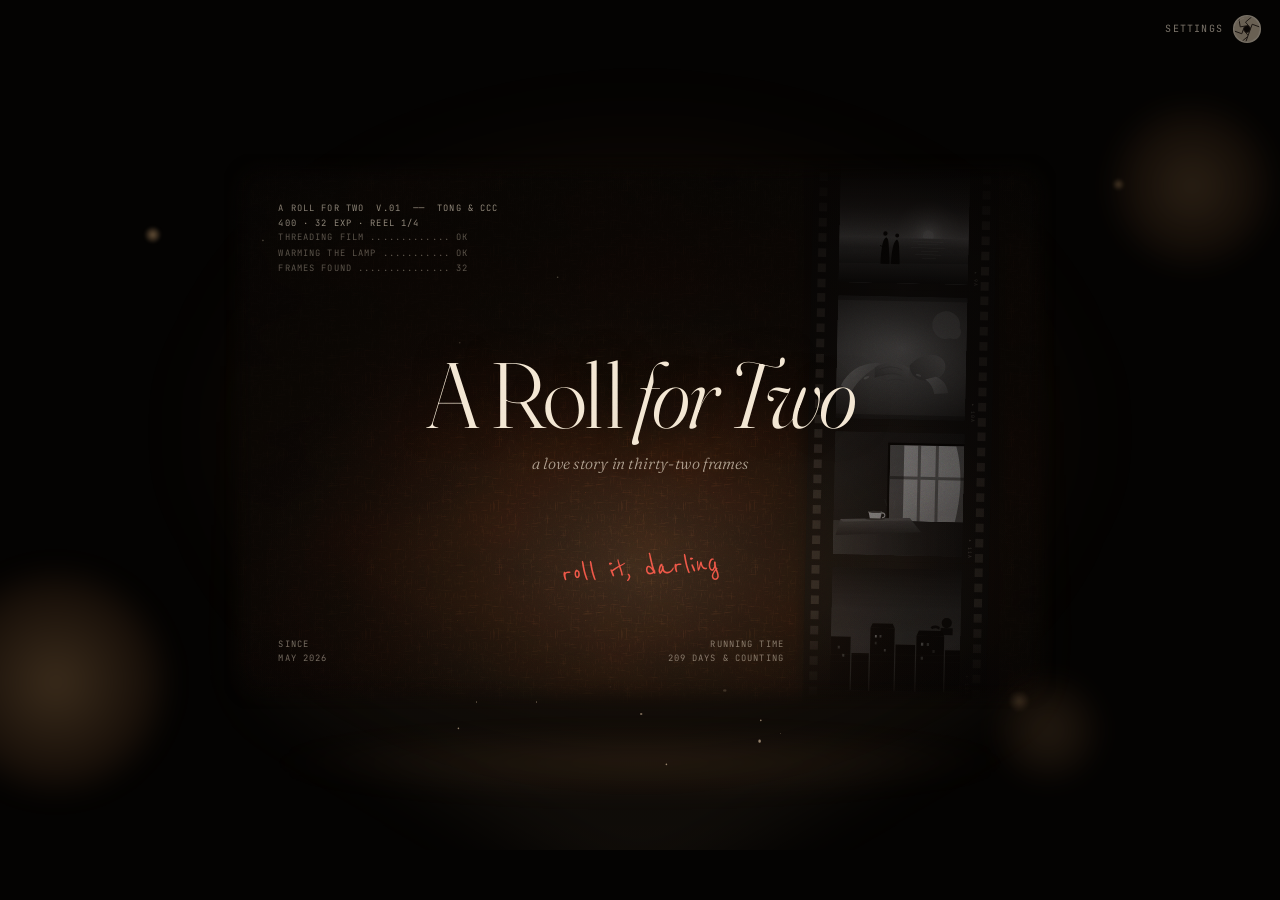
<file: index.html>
<!doctype html>
<html lang="en"><head><meta charset="utf-8">
<meta name="viewport" content="width=device-width,initial-scale=1">
<title>A Roll For Two</title>
<style>html,body{margin:0;height:100%;background:#040302}</style>
<script>
// 目录入口：整卷在 roll.html（壳子 + 四幕 iframe）。带上原地址里的 ?s= 之类的参数
location.replace('roll.html'+location.search+location.hash);
</script>
</head><body></body></html>
</file>
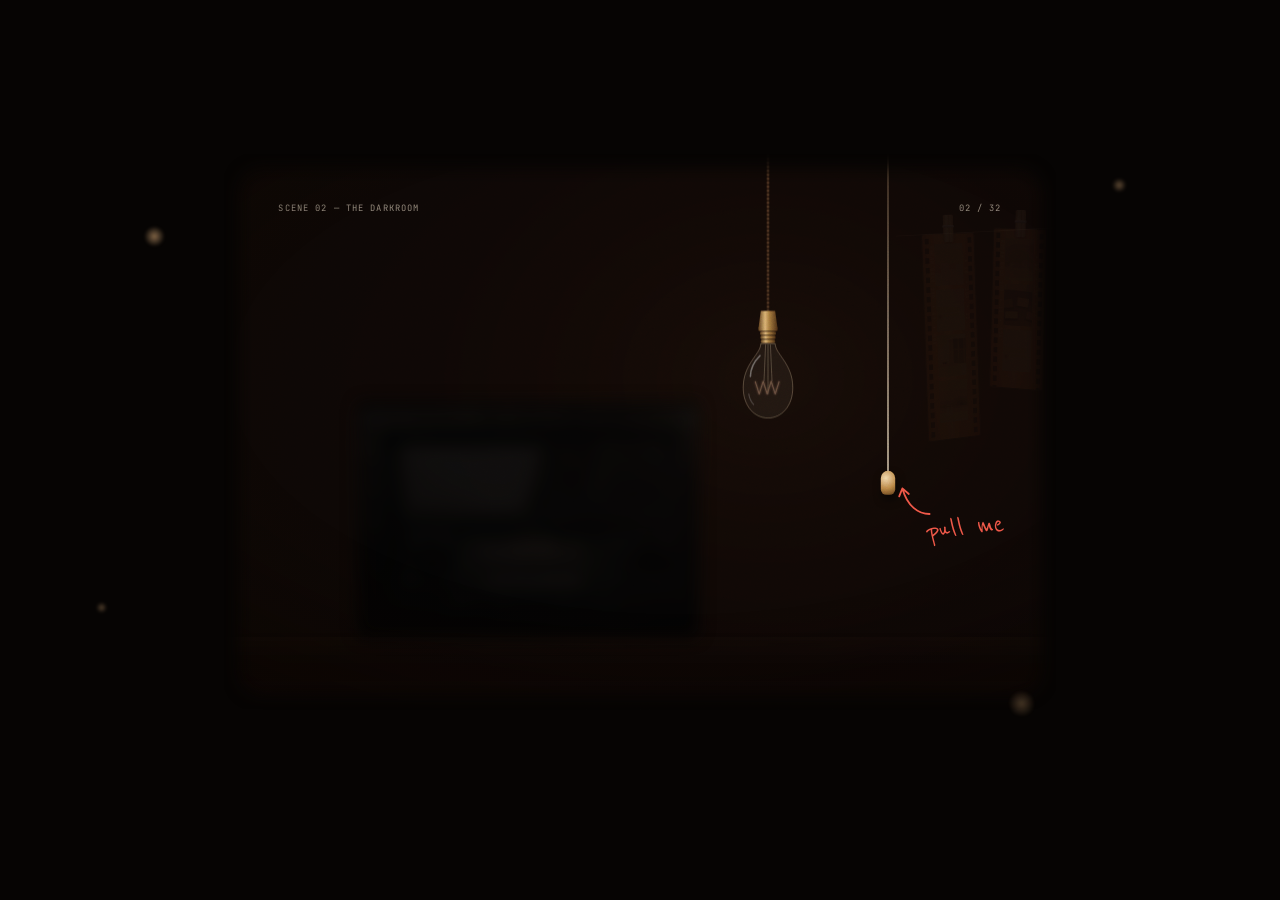
<file: frame-c.html>
<!doctype html>
<html lang="en"><head><meta charset="utf-8">
<meta name="viewport" content="width=device-width,initial-scale=1">
<title>A Roll For Two · 02</title>
<style>
@font-face{font-family:'JB Mono';src:url(font/jbmono.woff2) format('woff2')}
@font-face{font-family:'Fraunces';src:url(font/Fraunces-normal.woff2) format('woff2');font-weight:100 900}
@font-face{font-family:'Fraunces';src:url(font/Fraunces-italic.woff2) format('woff2');font-weight:100 900;font-style:italic}
@font-face{font-family:'Reenie';src:url(font/ReenieBeanie-normal.woff2) format('woff2')}
:root{--cream:#f3e6d2;--ink:#060403;--red:#ee5546}
html,body{margin:0;height:100%;background:var(--ink);overflow:hidden}
#stage{position:absolute;left:50%;top:50%;width:1600px;height:1000px;background:var(--ink)}
.mono{font:400 11px/1.7 'JB Mono',monospace;letter-spacing:.06em;text-transform:uppercase;color:var(--cream)}

/* 和片头同一格放映光 */
.proj{position:absolute;left:280px;top:130px;width:1040px;height:694px}
.proj .spill{position:absolute;inset:-60px;border-radius:60px;background:radial-gradient(closest-side,rgba(255,150,60,.5),transparent);filter:blur(60px);opacity:0;transition:opacity 1.2s ease .15s}
.frame{position:absolute;inset:0;overflow:hidden;background:#0d0705;
  -webkit-mask:url("data:image/svg+xml,%3Csvg xmlns='http://www.w3.org/2000/svg' viewBox='0 0 1040 694'%3E%3Cfilter id='b'%3E%3CfeGaussianBlur stdDeviation='9'/%3E%3C/filter%3E%3Crect x='18' y='18' width='1004' height='658' rx='30' fill='white' filter='url(%23b)'/%3E%3C/svg%3E") center/100% 100%;
          mask:url("data:image/svg+xml,%3Csvg xmlns='http://www.w3.org/2000/svg' viewBox='0 0 1040 694'%3E%3Cfilter id='b'%3E%3CfeGaussianBlur stdDeviation='9'/%3E%3C/filter%3E%3Crect x='18' y='18' width='1004' height='658' rx='30' fill='white' filter='url(%23b)'/%3E%3C/svg%3E") center/100% 100%}

/* 屋子：一面暖色的墙，灯亮了才看得见，光从灯泡那里往外化开 */
.room{position:absolute;inset:0;opacity:.05;
  background:
    radial-gradient(520px 420px at 680px 280px,#c9763a,#6a3214 42%,#24100606 85%),
    radial-gradient(900px 600px at 680px 300px,#3a1a0a,#160904 80%)}
/* 墙：真的抹灰墙面，乘到暖光上，光强的地方纹理最清楚（原站是一张 plaster.jpg，这里用 feDiffuseLighting 现场生成同样的颗粒） */
.room::after{content:"";position:absolute;inset:0;opacity:.85;mix-blend-mode:multiply;filter:contrast(1.6) brightness(1.05);
  background-image:url("data:image/svg+xml,%3Csvg xmlns='http://www.w3.org/2000/svg' width='700' height='700'%3E%3Cfilter id='p'%3E%3CfeTurbulence type='fractalNoise' baseFrequency='.85' numOctaves='4' seed='5' stitchTiles='stitch'/%3E%3CfeDiffuseLighting lighting-color='%23fff' surfaceScale='2.2'%3E%3CfeDistantLight azimuth='235' elevation='52'/%3E%3C/feDiffuseLighting%3E%3C/filter%3E%3Crect width='700' height='700' filter='url(%23p)'/%3E%3C/svg%3E");
  background-size:700px 700px}
.shelf{position:absolute;left:0;right:0;top:604px;height:22px;background:linear-gradient(rgba(255,200,140,.25),transparent 30%,rgba(0,0,0,.55)),url("data:image/svg+xml,%3Csvg xmlns='http://www.w3.org/2000/svg' width='420' height='60'%3E%3Cfilter id='w'%3E%3CfeTurbulence type='fractalNoise' baseFrequency='.012 .5' numOctaves='3' seed='9' stitchTiles='stitch'/%3E%3CfeColorMatrix values='0 0 0 0 .55  0 0 0 0 .33  0 0 0 0 .18  0 0 0 1.4 -.32'/%3E%3C/filter%3E%3Crect width='420' height='60' filter='url(%23w)'/%3E%3C/svg%3E") 0 0/420px 60px,#6b3a1c;background-blend-mode:normal,multiply;filter:brightness(.55) saturate(.9);
  box-shadow:0 14px 30px rgba(0,0,0,.6);opacity:.06}
/* 灯正下方落在架子上的一圈光 */
.pool{position:absolute;left:420px;top:560px;width:520px;height:90px;border-radius:50%;opacity:0;mix-blend-mode:screen;
  background:radial-gradient(closest-side,rgba(255,180,100,.45),transparent)}

/* 旧收音机：关灯时只是一团化开的影子，开灯才清楚 */
.radio{position:absolute;left:166px;top:309px;width:428px;height:296px;overflow:hidden;border-radius:6px;
  filter:blur(10px) brightness(.08) saturate(.3);opacity:.9;transition:filter 1.3s ease .5s,opacity 1.3s ease .5s}
.radio img{position:absolute;left:0;top:0;width:100%;height:100%;object-fit:cover}
.radio .dial{position:absolute;left:96px;top:170px;width:296px;height:66px;border-radius:4px;opacity:0;
  background:radial-gradient(60% 80% at 50% 50%,rgba(255,190,90,.75),rgba(255,140,40,.15) 70%,transparent);mix-blend-mode:screen;transition:opacity .8s ease 1.6s}
/* 光从右上来：右上亮一点，左下沉下去 */
.radio .shade{position:absolute;inset:0;background:linear-gradient(225deg,rgba(255,190,120,.18),transparent 35%,transparent 55%,rgba(20,8,2,.6))}
/* 投在墙上的影子，往左下歪 */
.rshadow{position:absolute;left:150px;top:318px;width:428px;height:286px;border-radius:14px;background:#000;filter:blur(22px);opacity:0;transition:opacity 1.2s ease .5s}

/* 挂着的灯泡，拉完会晃两下 */
.bulb{position:absolute;left:640px;top:0;width:80px;height:330px;transform-origin:40px 0}
.bulb svg{position:absolute;left:0;top:0;overflow:visible}
.bulb .fil{stroke:#6a5040;transition:stroke .2s}
.bulb .warmglass{opacity:0}
.halo{position:absolute;left:-150px;top:102px;width:380px;height:380px;border-radius:50%;opacity:0;pointer-events:none;
  background:radial-gradient(circle,rgba(255,236,190,1),rgba(255,180,90,.45) 22%,rgba(255,130,50,.12) 48%,rgba(255,120,40,0) 70%);mix-blend-mode:screen}
.swing{animation:swing 2.6s cubic-bezier(.4,0,.4,1)}
@keyframes swing{0%{transform:rotate(0)}12%{transform:rotate(3.2deg)}34%{transform:rotate(-2.2deg)}56%{transform:rotate(1.2deg)}78%{transform:rotate(-.5deg)}100%{transform:rotate(0)}}

/* 拉绳 */
.cord{position:absolute;left:800px;top:0;width:60px;height:440px;cursor:grab;transition:transform .25s cubic-bezier(.3,1.6,.5,1)}
.cord .line{position:absolute;left:29px;top:0;width:1.5px;height:400px;background:linear-gradient(#3a2a1e,#c9b8a0)}
.cord .bead{position:absolute;left:21px;top:396px;width:18px;height:30px;border-radius:9px 9px 7px 7px;
  background:radial-gradient(circle at 35% 30%,#f0d6a8,#b88445 55%,#5a3a18);box-shadow:2px 6px 10px rgba(0,0,0,.6)}
.cord:hover{transform:translateY(8px)}
/* 箭头尖正好戳在珠子右边 (848,418) */
.pull{position:absolute;left:878px;top:446px;transition:opacity .4s}
.pull span{display:block;font:400 40px/1 'Reenie',cursive;color:var(--red);transform:rotate(-6deg)}
.pull svg{position:absolute;left:-40px;top:-42px;overflow:visible}

/* 晾着的胶卷，下一幕的伏笔 */
.line2{position:absolute;left:840px;top:96px;width:240px;height:1px;background:rgba(220,200,170,.5);transform:rotate(-3deg);opacity:.05}
/* 橙色片基的彩色负片：两边方孔，边上印着片号，灯亮了光从片子背后透过来 */
.neg{position:absolute;width:36px;padding:12px 15px 16px;border-radius:2px;opacity:.05;
  transform:perspective(700px) rotateY(var(--y,12deg)) rotate(var(--r,0deg));transform-origin:50% 0;
  background:
    linear-gradient(#140904 0 7px,transparent 7px) 3px 5px/5px 12px repeat-y,
    linear-gradient(#140904 0 7px,transparent 7px) calc(100% - 3px) 5px/5px 12px repeat-y,
    linear-gradient(90deg,rgba(60,20,0,.35),transparent 18%,rgba(255,220,160,.18) 46%,transparent 60%,rgba(60,20,0,.35)),
    linear-gradient(#c8682a,#b45a20 40%,#c06428 70%,#a85018);
  box-shadow:0 14px 26px rgba(0,0,0,.55),0 0 0 .5px rgba(255,200,140,.25)}
.neg .fr{position:relative;width:36px;height:52px;margin-bottom:5px;overflow:hidden;border-radius:1px;background:#3a1606}
.neg .fr img{width:100%;height:100%;object-fit:cover;display:block;
  filter:invert(1) sepia(1) saturate(2.4) hue-rotate(-14deg) brightness(.72) contrast(.85)}
.neg .fr::after{content:"";position:absolute;inset:0;background:#b85a1e;mix-blend-mode:multiply;opacity:.45}
.neg .edge{position:absolute;left:8px;top:14px;writing-mode:vertical-rl;font:400 6px/1 'JB Mono',monospace;letter-spacing:.12em;color:#ffd79a;opacity:.6;white-space:nowrap}
.neg .edge.r{left:auto;right:8px;top:30px}
/* 木头夹子 */
.neg .pin{position:absolute;left:50%;top:-24px;width:13px;height:34px;margin-left:-6.5px;border-radius:2px;
  background:linear-gradient(90deg,#8a6438,#d8b98a 30%,#c9a472 50%,#8a6438 52%,#d2b080 70%,#9a7244);box-shadow:1px 3px 5px rgba(0,0,0,.5)}
.neg .pin::after{content:"";position:absolute;left:-1px;right:-1px;top:13px;height:3px;border-radius:2px;background:linear-gradient(#ddd,#777)}
/* 灯亮以后：片子发着一点橙光 */
.on .neg{box-shadow:0 14px 26px rgba(0,0,0,.55),0 0 0 .5px rgba(255,200,140,.3),0 0 28px rgba(255,140,50,.28)}

/* 灯亮之后：钨丝先闪两下才稳住，屋子跟着一跳一跳亮起来 */
.on .room,.on .spill{animation:ignite 1.5s linear forwards}
.on .shelf,.on .line2,.on .neg{animation:ignite 1.5s linear forwards}
.on .pool{animation:ignite 1.5s linear forwards,breathe 4s ease-in-out 1.6s infinite}
.on .halo,.on .bulb .warmglass{animation:ignite 1.5s linear forwards,breathe 4s ease-in-out 1.6s infinite}
.on .bulb .fil{stroke:#fff3cf}
.on .radio{filter:blur(0) brightness(.82) saturate(.92) sepia(.16);opacity:1}
.on .radio .dial{opacity:1;animation:hum 3s ease-in-out 3s infinite}
.on .rshadow{opacity:.75}
.on .pull{opacity:0}
.on .now{opacity:1;transform:none}
@keyframes ignite{0%{opacity:0}6%{opacity:.75}11%{opacity:.08}19%{opacity:.9}25%{opacity:.25}40%,100%{opacity:1}}
@keyframes breathe{50%{opacity:.88}}
@keyframes hum{50%{opacity:.8}}

/* 收音机响了：正在放的歌 */
/* ?dj：收音机先像主持人点歌，字幕一行行出来，说完才放歌 */
.dj{position:absolute;left:640px;top:440px;width:330px;color:var(--cream);opacity:0;transition:opacity .6s}
.dj .who{margin-bottom:10px;opacity:.55}
.dj p{margin:0;font:italic 300 21px/1.45 'Fraunces',serif;min-height:120px}
.dj.show{opacity:1}
.djmode .now{display:none}
.djmode.played .now{display:flex}
.now{position:absolute;left:166px;top:640px;display:flex;gap:28px;align-items:baseline;color:var(--cream);opacity:0;transform:translateY(6px);transition:.8s ease 1.6s}
.now .song{font:italic 300 26px 'Fraunces',serif}
.now .pick{cursor:pointer;opacity:.45;border-bottom:1px solid rgba(243,230,210,.35);padding-bottom:1px;transition:opacity .3s}
.now .pick:hover,.now .pick.open{opacity:1}
.plist{position:absolute;left:-16px;bottom:46px;min-width:360px;padding:10px 0;background:rgba(10,7,5,.9);border:1px solid rgba(243,230,210,.12);border-radius:8px;box-shadow:0 12px 30px rgba(0,0,0,.5);
  opacity:0;visibility:hidden;transform:translateY(8px);transition:opacity .3s,transform .35s cubic-bezier(.3,.7,.3,1),visibility 0s .35s;z-index:9}
.plist.open{opacity:1;visibility:visible;transform:none;transition:opacity .3s,transform .35s cubic-bezier(.3,.7,.3,1),visibility 0s}
.plist div{display:flex;align-items:baseline;gap:12px;padding:8px 20px 8px 18px;cursor:pointer;color:var(--cream);opacity:.55;transition:opacity .2s,background .2s}
.plist div:hover{opacity:1;background:rgba(243,230,210,.05)}
.plist div.cur{opacity:1}
.plist i{width:6px;height:6px;border-radius:50%;flex:none;align-self:center;background:transparent}.plist div.cur i{background:var(--red)}
.plist b{font:italic 300 19px 'Fraunces',serif}.plist small{font:400 10px 'JB Mono',monospace;letter-spacing:.08em;text-transform:uppercase;opacity:.5}
.now .eq{display:inline-flex;gap:3px;align-items:flex-end;height:12px;margin-right:10px}
.now .eq i{width:2px;background:var(--cream);animation:eq 1s ease-in-out infinite}
.now .eq i:nth-child(2){animation-delay:-.4s}.now .eq i:nth-child(3){animation-delay:-.7s}
@keyframes eq{0%,100%{height:3px}50%{height:12px}}

.grain{position:absolute;inset:0;opacity:.22;mix-blend-mode:overlay;pointer-events:none;
  background:url("data:image/svg+xml,%3Csvg xmlns='http://www.w3.org/2000/svg' width='240' height='240'%3E%3Cfilter id='n'%3E%3CfeTurbulence type='fractalNoise' baseFrequency='1.1' numOctaves='2' stitchTiles='stitch'/%3E%3C/filter%3E%3Crect width='240' height='240' filter='url(%23n)'/%3E%3C/svg%3E")}
.vig{position:absolute;inset:0;pointer-events:none;background:radial-gradient(120% 95% at 55% 40%,transparent 45%,rgba(10,4,1,.7) 100%)}
.corner{position:absolute;opacity:.55}
.mote{position:absolute;border-radius:50%;background:radial-gradient(circle,rgba(255,200,140,.5),rgba(255,170,90,0) 70%);filter:blur(2px)}
</style></head>
<body>
<div id="stage">
  <div class="proj">
    <div class="spill"></div>
    <div class="frame">
      <div class="room"></div>
      <div class="shelf"></div>

      <div class="pool"></div>
      <div class="line2"></div>
      <div class="neg" style="left:872px;top:100px;--r:-2deg;--y:14deg">
        <div class="pin"></div>
        <div class="fr"><img data-pick="0" alt=""></div>
        <div class="fr"><img data-pick="1" alt=""></div>
        <div class="fr"><img data-pick="2" alt=""></div>
        <div class="fr"><img data-pick="3" alt=""></div>
        <span class="edge">KODAK GOLD 200 ▸ 09 ▸ 09A</span>
        <span class="edge r">▸ 10 ▸ 10A ▸ 11</span>
      </div>
      <div class="neg" style="left:962px;top:94px;--r:1.5deg;--y:-10deg">
        <div class="pin"></div>
        <div class="fr"><img data-pick="4" alt=""></div>
        <div class="fr"><img data-pick="5" alt=""></div>
        <div class="fr"><img data-pick="6" alt=""></div>
        <span class="edge">KODAK GOLD 200 ▸ 12 ▸ 12A</span>
        <span class="edge r">▸ 13 ▸ 13A ▸ 14</span>
      </div>

      <div class="rshadow"></div>
      <div class="radio"><img src="img/radio.jpg" alt=""><div class="dial"></div><div class="shade"></div></div>

      <div class="bulb" id="bulb">
        <div class="halo"></div>
        <svg width="80" height="340" viewBox="0 0 80 340">
          <defs>
            <radialGradient id="lit" cx="50%" cy="62%" r="58%"><stop offset="0" stop-color="#fff6e0"/><stop offset=".45" stop-color="#ffd08a" stop-opacity=".95"/><stop offset="1" stop-color="#e2782a" stop-opacity=".85"/></radialGradient>
            <linearGradient id="brass" x1="0" x2="1"><stop offset="0" stop-color="#5a3c1c"/><stop offset=".35" stop-color="#d9b072"/><stop offset=".55" stop-color="#a87c40"/><stop offset="1" stop-color="#4a2e14"/></linearGradient>
            <filter id="glow" x="-50%" y="-50%" width="200%" height="200%"><feGaussianBlur stdDeviation="1.6" result="b"/><feMerge><feMergeNode in="b"/><feMergeNode in="SourceGraphic"/></feMerge></filter>
          </defs>
          <!-- 布包电线，拧着的 -->
          <line x1="40" y1="0" x2="40" y2="196" stroke="#2a1a10" stroke-width="3.2"/>
          <line x1="40" y1="0" x2="40" y2="196" stroke="#6a4a2e" stroke-width="3.2" stroke-dasharray="2 3" opacity=".6"/>
          <!-- 铜灯头 -->
          <path d="M31 196 h18 l3 22 h-24 z" fill="url(#brass)"/>
          <rect x="28" y="216" width="24" height="5" rx="1.5" fill="url(#brass)"/>
          <g fill="url(#brass)"><rect x="30" y="222" width="20" height="4" rx="1.5"/><rect x="30.5" y="227" width="19" height="4" rx="1.5"/><rect x="31" y="232" width="18" height="4" rx="1.5"/></g>
          <!-- 爱迪生灯泡的玻璃 -->
          <path d="M31 237 C 31 250, 9 262, 9 292 C 9 315, 23 330, 40 330 C 57 330, 71 315, 71 292 C 71 262, 49 250, 49 237 Z" fill="rgba(255,236,210,.05)" stroke="rgba(255,226,190,.32)" stroke-width="1"/>
          <path class="warmglass" d="M31 237 C 31 250, 9 262, 9 292 C 9 315, 23 330, 40 330 C 57 330, 71 315, 71 292 C 71 262, 49 250, 49 237 Z" fill="url(#lit)"/>
          <!-- 钨丝：两根支架 + 一圈一圈的笼子 -->
          <path d="M37 238 L35 284 M43 238 L45 284 M40 238 L40 300" stroke="rgba(200,180,150,.45)" stroke-width=".8" fill="none"/>
          <path class="fil" filter="url(#glow)" d="M24 284 L29 300 L34 284 L39 300 L44 284 L49 300 L54 284" stroke-width="1.3" fill="none" stroke-linejoin="round"/>
          <!-- 玻璃上的高光 -->
          <path d="M18 278 C 18 266, 24 258, 30 252" stroke="rgba(255,255,255,.35)" stroke-width="2" stroke-linecap="round" fill="none"/>
          <path d="M16 300 C 17 306, 19 310, 22 313" stroke="rgba(255,255,255,.18)" stroke-width="1.5" stroke-linecap="round" fill="none"/>
        </svg>
      </div>

      <div class="cord" id="cord"><div class="line"></div><div class="bead"></div></div>
      <div class="pull"><svg width="40" height="40" fill="none"><path d="M44 46 C 30 46, 16 36, 10 14 M10 14 L 6 24 M10 14 L 18 21" stroke="#ee5546" stroke-width="2.2" stroke-linecap="round" stroke-linejoin="round"/></svg><span>pull me</span></div>

      <div class="dj" id="dj"><div class="mono who">On air · request line</div><p id="djt"></p></div>
      <div class="now">
        <span class="mono"><span class="eq"><i></i><i></i><i></i></span>Now playing · Side A · <span id="sideNo">01</span></span>
        <span class="song" id="songT">the song we first danced to</span>
        <span class="mono pick" id="pick" hidden>pick a song ▴</span><div class="plist" id="plist"></div>
      </div>

      <div class="mono corner" style="left:68px;top:58px">Scene 02 — The darkroom</div>
      <div class="mono corner" style="right:68px;top:58px;text-align:right">02 / 32</div>
      <div class="grain"></div><div class="vig"></div>
    </div>
  </div>
  <div class="mote" style="left:180px;top:220px;width:26px;height:26px"></div>
  <div class="mote" style="left:1390px;top:160px;width:18px;height:18px;opacity:.7"></div>
  <div class="mote" style="left:1260px;top:800px;width:34px;height:34px;opacity:.5"></div>
  <div class="mote" style="left:120px;top:690px;width:14px;height:14px;opacity:.6"></div>
</div>

<script src="zh.js"></script>
<script src="content.js"></script>
<script src="roll-link.js"></script>
<script>
const s=document.getElementById('stage');
const fit=()=>{const k=Math.min(innerWidth/1600,innerHeight/1000);s.style.transform=`translate(-50%,-50%) scale(${k})`};
fit();addEventListener('resize',fit);
const q=new URLSearchParams(location.search);
if(q.has('on'))s.classList.add('on');
// 点歌：字幕和主持人的声音念的是同一句（不念名字，念 for you）。默认开，?nodj 关掉
const DJ=CONTENT.radio.dj,DJSRC='dj2.mp3';
// 墙上的底片是竖的瘦格子：内容层给了竖的裁切就先裁好再放
document.querySelectorAll('img[data-pick]').forEach(im=>{const p=CONTENT.picks.radio[+im.dataset.pick];if(!p)return;im.src=CONTENT.small(p);
  if(p.crop){const o=new Image();o.onload=()=>{im.src=CONTENT.cropCanvas(o,p,36/52,600).toDataURL('image/jpeg',.9)};o.src=CONTENT.small(p)}});
document.getElementById('songT').textContent=CONTENT.radio.song;
const useDJ=!q.has('nodj');
const RATE=.96;   // 放慢一点点，声音也跟着沉一点
let djTimer,ac,djBuf,stBuf,playing=[],sent=false;
// 收音机的声音：开头一阵调台的雪花，底下一直垫着沙沙和噼啪，人声过窄带滤波像老喇叭
// 原站放的是 static.wav；这里没带那个素材，直接合成一段噪声，听感与波形包络一致
function noiseBuf(sec){
  const n=Math.ceil(ac.sampleRate*sec),b=ac.createBuffer(1,n,ac.sampleRate),d=b.getChannelData(0);
  for(let i=0;i<n;i++){d[i]=(Math.random()*2-1)*(0.5+Math.random()*0.5)}
  return b;
}
let radioN=0;
const radio=async()=>{const n=++radioN;
  ac=ac||new (window.AudioContext||window.webkitAudioContext)();
  // 没点过页面时 resume() 会一直挂着：最多等 800ms，等不到就先走字幕
  if(ac.state==='suspended')await Promise.race([ac.resume().catch(()=>{}),new Promise(r=>setTimeout(r,800))]);
  // 主持人的人声（dj2.mp3）没带素材时，用一段等长的静音兜住，字幕节奏照旧
  if(!djBuf){try{djBuf=await ac.decodeAudioData(await (await fetch(DJSRC)).arrayBuffer())}catch(e){djBuf=ac.createBuffer(1,Math.ceil(ac.sampleRate*DJ.length*.06),ac.sampleRate)}}
  if(!stBuf)stBuf=noiseBuf(2.4);
  // 等声音的时候又拉了一下：这一趟作废，不然两遍人声叠在一起
  if(n!==radioN)throw new Error('stale');
  const t0=ac.currentTime,lead=1.4,dur=djBuf.duration/RATE,len=lead+dur+1;
  // 调台：雪花声一下大一下小，像旋钮在拧
  const st=ac.createBufferSource();st.buffer=stBuf;st.loop=true;
  const sg=ac.createGain();sg.gain.setValueAtTime(0,t0);
  [[.05,.55],[.3,.15],[.45,.6],[.75,.2],[.95,.45],[lead,.0]].forEach(([t,g])=>sg.gain.linearRampToValueAtTime(g,t0+t));
  const sbp=ac.createBiquadFilter();sbp.type='bandpass';sbp.frequency.value=1800;sbp.Q.value=.5;
  st.connect(sbp).connect(sg).connect(ac.destination);
  // 底噪：一直有的沙沙 + 随机的噼啪
  const nb=ac.createBuffer(1,Math.ceil(ac.sampleRate*len),ac.sampleRate),d=nb.getChannelData(0);
  for(let i=0;i<d.length;i++){d[i]=(Math.random()*2-1)*.16;if(Math.random()<.0004)d[i]+=(Math.random()<.5?-1:1)*(.6+Math.random()*.4)}
  const bed=ac.createBufferSource();bed.buffer=nb;
  const blp=ac.createBiquadFilter();blp.type='lowpass';blp.frequency.value=5000;
  const bg=ac.createGain();bg.gain.setValueAtTime(0,t0);bg.gain.linearRampToValueAtTime(.32,t0+lead*.8);bg.gain.linearRampToValueAtTime(.24,t0+len-.4);bg.gain.linearRampToValueAtTime(0,t0+len);
  bed.connect(blp).connect(bg).connect(ac.destination);
  // 人声
  const v=ac.createBufferSource();v.buffer=djBuf;v.playbackRate.value=RATE;
  const hp=ac.createBiquadFilter();hp.type='highpass';hp.frequency.value=260;
  const lp=ac.createBiquadFilter();lp.type='lowpass';lp.frequency.value=3400;
  const sh=ac.createWaveShaper();const cv=new Float32Array(256);for(let i=0;i<256;i++){const x=i/128-1;cv[i]=Math.tanh(1.8*x)}sh.curve=cv;
  const vg=ac.createGain();vg.gain.value=.95;v.connect(hp).connect(lp).connect(sh).connect(vg).connect(ac.destination);
  st.start(t0);st.stop(t0+lead+.1);bed.start(t0);v.start(t0+lead);playing=[st,bed,v];
  return {lead,dur};
};
const stopRadio=()=>{playing.forEach(n=>{try{n.stop()}catch(e){}});playing=[]};
// 字幕一框最多四行：长台词分成几页，这一页念完换下一页；能在标点后面断就在标点后面断
const pages=t=>{const H=parseFloat(getComputedStyle(t).lineHeight)*4+2,mh=t.style.minHeight;t.style.minHeight='0';const out=[];let a=0;
  const fits=(x,y)=>{t.textContent=DJ.slice(x,y);return t.offsetHeight<=H};
  while(a<DJ.length){if(fits(a,DJ.length)){out.push([a,DJ.length]);break}
    let b=a,best=-1;for(let j=a+1;j<=DJ.length;j++){if(j===DJ.length||DJ[j]===' '){if(!fits(a,j))break;b=j;if(/[,.!?;…]/.test(DJ[j-1]))best=j}}
    if(b===a){b=DJ.indexOf(' ',a+1);if(b<0)b=DJ.length}
    if(best>a+(b-a)*.5)b=best;out.push([a,b]);a=b;while(DJ[a]===' ')a++}
  t.style.minHeight=mh;t.textContent='';return out};
const dj=async()=>{const box=document.getElementById('dj'),t=document.getElementById('djt');clearTimeout(djTimer);stopRadio();s.classList.remove('played');
  if(!s.classList.contains('on')){radioN++;box.classList.remove('show');return}
  t.textContent='';
  let lead=2,dur=DJ.length*.06;
  try{({lead,dur}=await radio())}catch(e){if(e.message==='stale')return}   // 没点过页面放不了声，就只走字幕
  setTimeout(()=>box.classList.add('show'),lead*1000-300);
  // 字幕跟着声音走：整句时长平均分给每个字
  await document.fonts.ready;const PG=pages(t),per=dur*1000/DJ.length;let i=0,pg=0;
  const tick=()=>{if(i>=DJ.length){djTimer=setTimeout(()=>{box.classList.remove('show');s.classList.add('played');
      if(!sent){sent=true;ROLL.music('play');if(ROLL.in)setTimeout(showScroll,2500)}},1600);return}
    // 整句先按最后的样子排好，没念到的字占着位置但看不见，单词就不会打到一半被挤到下一行
    i++;if(i>PG[pg][1]&&pg<PG.length-1)pg++;const [a,b]=PG[pg],k=Math.max(a,i);shown.textContent=DJ.slice(a,k);rest.textContent=DJ.slice(k,b);djTimer=setTimeout(tick,per)};
  const shown=document.createElement('span'),rest=document.createElement('span');rest.style.visibility='hidden';t.replaceChildren(shown,rest);rest.textContent=DJ.slice(0,PG[0][1]);
  djTimer=setTimeout(tick,lead*1000)};
if(useDJ){s.classList.add('djmode');dj()}
// 串成一卷时：主持人说完、歌响起来，不自己走；客人往下滚（或按下键、点那行小字）镜头才往下摇到桌上
// 提示很淡：框底下一行小字，慢慢呼吸
function showScroll(){if(document.querySelector('.scrolly'))return;const st=document.createElement('style');
  st.textContent='.scrolly{position:absolute;left:0;right:0;bottom:22px;text-align:center;font:400 11px/1 "JB Mono",monospace;letter-spacing:.3em;text-transform:uppercase;color:#f3e6d2;opacity:0;pointer-events:auto!important;cursor:pointer;animation:scrolly 3.2s ease-in-out 1s infinite}.scrolly b{display:block;font-weight:400;margin-top:6px;letter-spacing:0}@keyframes scrolly{0%,100%{opacity:.12;transform:translateY(0)}50%{opacity:.38;transform:translateY(4px)}}';
  document.head.appendChild(st);const h=document.createElement('div');h.className='hint scrolly';h.innerHTML='scroll down<b>⌄</b>';document.querySelector('.proj>.frame').appendChild(h);
  let gone=false;const go=()=>{if(gone)return;gone=true;h.remove();ROLL.done('pan')};
  addEventListener('wheel',e=>{if(e.deltaY>8)go()},{passive:true});
  addEventListener('keydown',e=>{if(['ArrowDown','PageDown',' '].includes(e.key))go()});h.onclick=go}
// 歌单：壳子那边有几首就列几首，点哪首放哪首（单独打开这一幕时没有歌，按钮不出来）
{const pick=document.getElementById('pick'),plist=document.getElementById('plist');
 const draw=d=>{pick.hidden=false;document.getElementById('sideNo').textContent=String(d.cur+1).padStart(2,'0');
   plist.replaceChildren(...d.list.map((t,i)=>{const [a,b]=t.split(' · '),el=document.createElement('div');el.className=i===d.cur?'cur':'';
     el.innerHTML='<i></i><b></b><small></small>';el.querySelector('b').textContent=a;el.querySelector('small').textContent=b||'';
     el.onclick=e=>{e.stopPropagation();ROLL.music('track:'+i);plist.classList.remove('open');pick.classList.remove('open')};return el}))};
 addEventListener('message',e=>{if(e.data&&e.data.roll==='tracks')draw(e.data)});ROLL.music('list');
 pick.onclick=e=>{e.stopPropagation();pick.classList.toggle('open',plist.classList.toggle('open'))};
 addEventListener('click',()=>{plist.classList.remove('open');pick.classList.remove('open')})}
// 拉一下：绳子往下拽再弹回，灯亮；再拉一下关掉，方便反复看
const cord=document.getElementById('cord'),bulb=document.getElementById('bulb');
cord.onclick=()=>{cord.style.transform='translateY(46px)';setTimeout(()=>{cord.style.transform='';s.classList.toggle('on');if(useDJ)dj();bulb.classList.remove('swing');void bulb.offsetWidth;bulb.classList.add('swing')},220)};
// 单独打开这一幕时也给个往下滚的提示，方便看完整段
if(!ROLL.in)setTimeout(showScroll,9000);
</script>
</body></html>
</file>
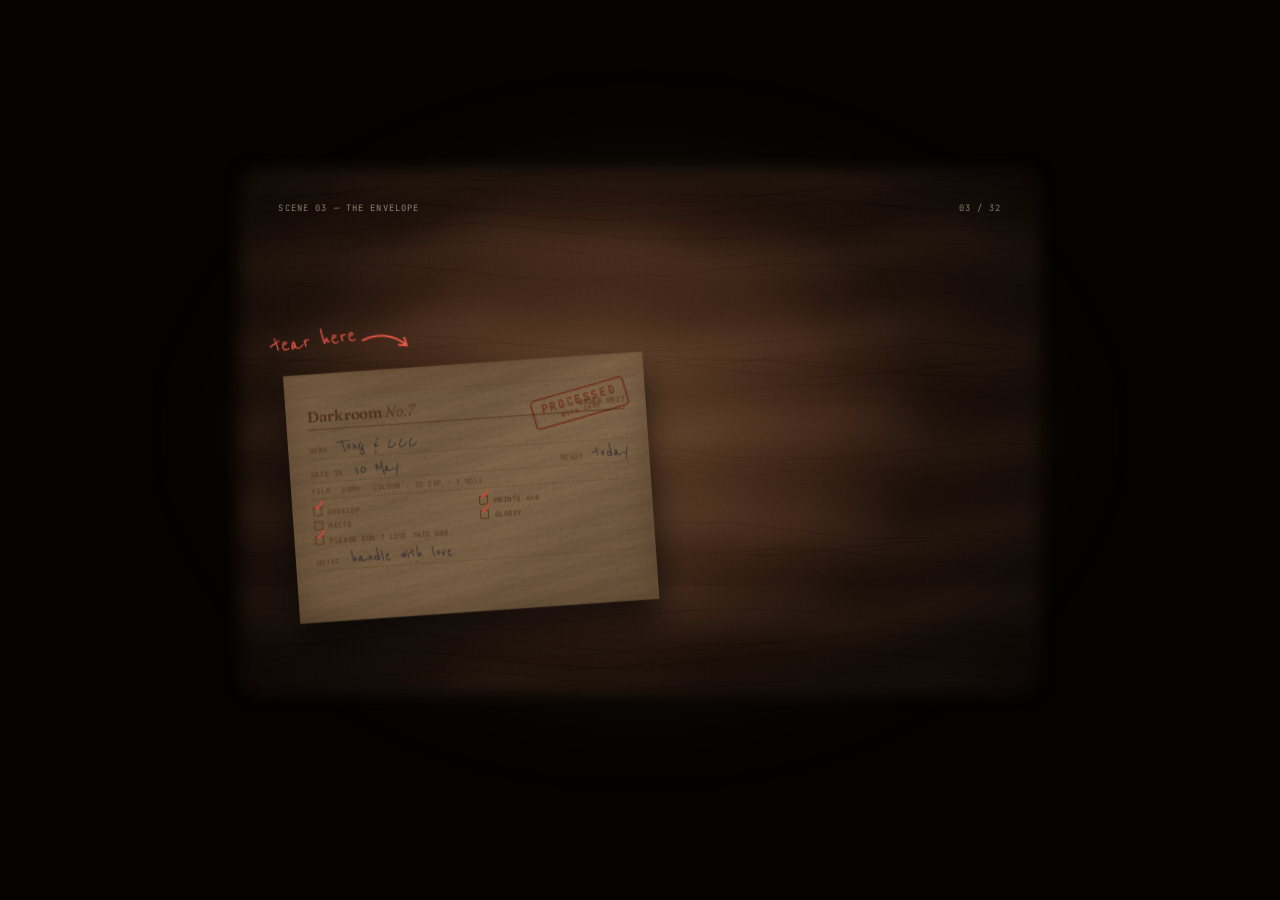
<file: frame-e.html>
<!doctype html>
<html lang="en"><head><meta charset="utf-8">
<meta name="viewport" content="width=device-width,initial-scale=1">
<title>A Roll For Two · 03</title>
<style>
@font-face{font-family:'JB Mono';src:url(font/jbmono.woff2) format('woff2')}
@font-face{font-family:'Fraunces';src:url(font/Fraunces-normal.woff2) format('woff2');font-weight:100 900}
@font-face{font-family:'Fraunces';src:url(font/Fraunces-italic.woff2) format('woff2');font-weight:100 900;font-style:italic}
@font-face{font-family:'Reenie';src:url(font/ReenieBeanie-normal.woff2) format('woff2')}
@font-face{font-family:'Courier Prime';src:url(font/CourierPrime-normal.woff2) format('woff2')}
:root{--cream:#f3e6d2;--ink:#040302;--red:#d8432f;--brown:#4a2e16}
html,body{margin:0;height:100%;background:var(--ink);overflow:hidden}
#stage{position:absolute;left:50%;top:50%;width:1600px;height:1000px;background:var(--ink)}
.mono{font:400 11px/1.7 'JB Mono',monospace;letter-spacing:.06em;text-transform:uppercase;color:var(--cream)}

.proj{position:absolute;left:280px;top:130px;width:1040px;height:694px;animation:jitter .5s steps(1) infinite}
@keyframes jitter{0%{transform:translate(0,0)}25%{transform:translate(.2px,-.15px)}50%{transform:translate(-.15px,.2px)}75%{transform:translate(.15px,.1px)}}
.proj .spill{position:absolute;inset:-50px;border-radius:80px;background:radial-gradient(closest-side,rgba(255,170,100,.16),transparent);filter:blur(60px)}
.frame{position:absolute;inset:0;overflow:hidden;background:#0c0603;
  -webkit-mask:url("data:image/svg+xml,%3Csvg xmlns='http://www.w3.org/2000/svg' viewBox='0 0 1040 694'%3E%3Cfilter id='b'%3E%3CfeGaussianBlur stdDeviation='9'/%3E%3C/filter%3E%3Crect x='18' y='18' width='1004' height='658' rx='30' fill='white' filter='url(%23b)'/%3E%3C/svg%3E") center/100% 100%;
          mask:url("data:image/svg+xml,%3Csvg xmlns='http://www.w3.org/2000/svg' viewBox='0 0 1040 694'%3E%3Cfilter id='b'%3E%3CfeGaussianBlur stdDeviation='9'/%3E%3C/filter%3E%3Crect x='18' y='18' width='1004' height='658' rx='30' fill='white' filter='url(%23b)'/%3E%3C/svg%3E") center/100% 100%}

/* 木桌：真的木纹，压暗，台灯照亮中间一圈 */
.desk{position:absolute;inset:-20px;background:url(img/wood.jpg) 0 0/560px;filter:brightness(.34) sepia(.4) saturate(1.05) hue-rotate(-10deg) contrast(1.12)}
/* 再乘一层棕红，把木头从黄拉回红 */
.desk::after{content:"";position:absolute;inset:0;background:#6e3a1e;mix-blend-mode:multiply;opacity:.4}
.lamp{position:absolute;inset:0;pointer-events:none;
  background:radial-gradient(560px 420px at 470px 330px,rgba(255,170,110,.28),rgba(255,130,80,.08) 55%,transparent 75%);mix-blend-mode:screen}
.lamp2{position:absolute;inset:0;pointer-events:none;background:radial-gradient(70% 80% at 45% 48%,transparent 40%,rgba(4,2,1,.75))}
/* 桌上淡淡印着的一句，袋子挪开才看得见 */
.under{position:absolute;left:96px;top:282px;width:420px;transform:rotate(-4deg);text-align:center;
  font:400 17px/1.6 'Courier Prime',monospace;letter-spacing:.32em;text-transform:uppercase;color:#d9b384;filter:blur(.5px);
  opacity:0;transition:opacity 2s ease 1.6s}

/* 牛皮纸冲印袋 */
.env{position:absolute;left:84px;top:262px;width:450px;height:310px;transform:rotate(-4deg);z-index:4;transition:transform 1.2s cubic-bezier(.5,0,.2,1)}
.env .paper{position:absolute;inset:0;background:url(img/kraft.jpg) -571px -443px/1714px 1023px;filter:sepia(.55) saturate(1.4) brightness(.8) hue-rotate(-8deg);
  box-shadow:0 26px 40px rgba(0,0,0,.65),inset 0 0 40px rgba(60,30,10,.35)}
.form{position:absolute;inset:44px 26px 20px;color:var(--brown);font:400 9px/1 'JB Mono',monospace;letter-spacing:.08em;text-transform:uppercase}
.form .lab{display:flex;justify-content:space-between;align-items:flex-end;border-bottom:1.5px solid var(--brown);padding-bottom:6px;margin-bottom:8px}
.form .lab b{font:600 19px/1 'Fraunces',serif;letter-spacing:-.01em;text-transform:none}
.form .lab b em{font-style:italic;font-weight:300}
.form .row{display:flex;gap:14px;align-items:baseline;border-bottom:1px dashed rgba(74,46,22,.5);padding:7px 0 4px}
.form .row span{opacity:.8;flex:none}
.form .hw{font:400 24px/.7 'Reenie',cursive;color:#23212e;text-transform:none;letter-spacing:0}
.form .boxes{display:grid;grid-template-columns:1fr 1fr;gap:6px 18px;padding:9px 0 4px}
.form .boxes i{display:inline-block;width:9px;height:9px;border:1px solid var(--brown);margin-right:7px;vertical-align:-1px;position:relative;font-style:normal}
.form .boxes i.x::after{content:"✓";position:absolute;left:-1px;top:-11px;font:400 20px/1 'Reenie',cursive;color:var(--red)}
/* 章挪到右上，袋子往下放也看得见 */
.stamp{position:absolute;right:22px;top:40px;transform:rotate(-12deg);border:2.5px solid var(--red);color:var(--red);border-radius:6px;
  padding:5px 10px;font:700 14px/1 'JB Mono',monospace;letter-spacing:.2em;opacity:.72;mix-blend-mode:multiply;z-index:2}
.stamp small{display:block;font-size:7px;letter-spacing:.24em;margin-top:3px;text-align:center}
/* 封口那条：沿着虚线撕。撕掉的部分和袋子用同一块纸、同一条锯齿 */
.perf{position:absolute;left:10px;right:10px;top:28px;border-top:1.5px dashed rgba(74,46,22,.55)}
.strip{position:absolute;left:0;top:0;width:450px;height:34px;cursor:grab;z-index:3}
.strip .paper{position:absolute;inset:0;background:url(img/kraft.jpg) -571px -443px/1714px 1023px;filter:sepia(.55) saturate(1.4) brightness(.86) hue-rotate(-8deg)}
.strip.flying{transition:transform 1.3s cubic-bezier(.3,0,.3,1);cursor:default}
#strip{filter:drop-shadow(0 4px 4px rgba(30,15,5,.35))}#strip>.paper,#fiberS{display:none}
.strip .sl{position:absolute;top:0;height:34px;background:url(img/kraft.jpg) 0 0/1714px 1023px;filter:sepia(.55) saturate(1.4) brightness(.86) hue-rotate(-8deg)}
.strip .sl::after{content:"";position:absolute;inset:0;background:rgba(20,10,4,var(--shade,0))}
.strip .paper::after{content:"";position:absolute;inset:0;background:linear-gradient(to bottom,rgba(20,10,4,var(--shade,0)),rgba(20,10,4,calc(var(--shade,0)*.3)) 70%,transparent)}
svg.fiber{position:absolute;left:0;top:0;width:450px;height:40px;overflow:visible;pointer-events:none;z-index:4}
svg.fiber path{fill:none;stroke:rgba(246,226,190,.75);stroke-width:1.6;stroke-linejoin:round;filter:blur(.35px)}
.tearhint{position:absolute;left:-10px;top:-58px;font:400 32px/1 'Reenie',cursive;color:#ee5546;transform:rotate(-4deg);white-space:nowrap;transition:opacity .4s;cursor:pointer}
.tearhint svg{position:absolute;left:96px;top:14px;overflow:visible}
.opened .tearhint,.tearing .tearhint{opacity:0}

/* 信：先藏在袋子里，撕开以后抽出来放到右边 */
.letter{position:absolute;left:110px;top:290px;width:400px;height:500px;z-index:3;transform:rotate(-4deg);opacity:0}
.letter .paper{position:absolute;inset:0;background:url("data:image/svg+xml,%3Csvg xmlns='http://www.w3.org/2000/svg' width='300' height='300'%3E%3Cfilter id='p'%3E%3CfeTurbulence type='fractalNoise' baseFrequency='.55' numOctaves='4' seed='4'/%3E%3CfeColorMatrix values='0 0 0 0 .45  0 0 0 0 .38  0 0 0 0 .3  0 0 0 -.9 .62'/%3E%3C/filter%3E%3Crect width='300' height='300' filter='url(%23p)'/%3E%3C/svg%3E"),url("data:image/svg+xml,%3Csvg xmlns='http://www.w3.org/2000/svg' width='600' height='600'%3E%3Cfilter id='f'%3E%3CfeTurbulence type='fractalNoise' baseFrequency='.012 .05' numOctaves='3' seed='9'/%3E%3CfeColorMatrix values='0 0 0 0 .5  0 0 0 0 .42  0 0 0 0 .32  0 0 0 -.7 .42'/%3E%3C/filter%3E%3Crect width='600' height='600' filter='url(%23f)'/%3E%3C/svg%3E"),radial-gradient(120% 90% at 40% 25%,#fbf8f1,#f1eadb 70%,#e4d9c3);
  box-shadow:0 30px 50px rgba(0,0,0,.6),0 2px 3px rgba(0,0,0,.4)}
.letter .fold{position:absolute;left:0;right:0;top:34%;height:1px;background:linear-gradient(90deg,transparent,rgba(80,50,20,.3),transparent);box-shadow:0 1px 0 rgba(255,235,200,.25)}
.letter .head{position:absolute;left:40px;right:40px;top:30px;display:flex;justify-content:space-between;color:#5a3a1c;font:400 8px/1.6 'JB Mono',monospace;letter-spacing:.14em;text-transform:uppercase}
.letter pre{position:absolute;left:40px;right:30px;top:74px;margin:0;white-space:pre-wrap;line-break:strict;font:400 16px/1.7 'Courier Prime',monospace;color:#150e08;text-shadow:0 0 .5px rgba(20,12,6,.7)}
.caret{display:inline-block;width:9px;height:16px;background:#150e08;vertical-align:-3px;opacity:.8}
.letter .sign{position:absolute;right:50px;top:330px;font:400 34px/1 'Reenie',cursive;color:var(--red);transform:rotate(-5deg);opacity:0;transition:opacity 1s}
.letter.done .sign{opacity:1}
.opened .letter{animation:slideout 1.8s cubic-bezier(.5,0,.2,1) .25s forwards}
@keyframes slideout{0%{opacity:1;transform:translate(0,0) rotate(-4deg)}45%{opacity:1;transform:translate(0,-250px) rotate(-3deg)}100%{opacity:1;transform:translate(390px,-200px) rotate(2deg)}}
.opened .env{transform:translate(-30px,120px) rotate(-7deg)}
/* 串成一卷时：读完信，袋子往前一歪倒下，口朝着画面外 */
.tipping .env{transform:translate(40px,150px) rotate(-24deg) skewX(-6deg);transition:transform 1.1s cubic-bezier(.6,0,.4,1)}
.tipping .letter{opacity:.35;transition:opacity 1s}
.opened .under{opacity:.3}

.corner{position:absolute;opacity:.5;z-index:8}
.grain{position:absolute;inset:0;opacity:.2;mix-blend-mode:overlay;pointer-events:none;z-index:9;
  background:url("data:image/svg+xml,%3Csvg xmlns='http://www.w3.org/2000/svg' width='240' height='240'%3E%3Cfilter id='n'%3E%3CfeTurbulence type='fractalNoise' baseFrequency='1.1' numOctaves='2' stitchTiles='stitch'/%3E%3C/filter%3E%3Crect width='240' height='240' filter='url(%23n)'/%3E%3C/svg%3E");animation:grain .4s steps(3) infinite}
@keyframes grain{33%{background-position:40px 70px}66%{background-position:-60px 20px}}
.vig{position:absolute;inset:0;pointer-events:none;z-index:9;background:radial-gradient(120% 95% at 50% 45%,transparent 48%,rgba(2,1,0,.75) 100%)}
</style></head>
<body>
<div id="stage">
  <div class="proj">
    <div class="spill"></div>
    <div class="frame" id="frame">
      <div class="desk"></div>
      <div class="under">Some things<br>take time<br>to develop</div>

      <div class="letter" id="letter">
        <div class="paper"></div><div class="fold"></div>
        <div class="head"><span>Inside · page 1 of 1</span><span id="forW">for TT</span></div>
        <pre id="type"></pre>
        <div class="sign" id="signW">C.</div>
      </div>

      <div class="env" id="env">
        <div class="paper" id="envPaper"></div>
        <div class="perf"></div>
        <div class="form">
          <div class="lab"><b>Darkroom <em>No.7</em></b><span>Order 0517</span></div>
          <div class="row"><span>Name</span><span class="hw" id="nameW">TT &amp; Claude</span></div>
          <div class="row"><span>Date in</span><span class="hw" id="dateW">10 May</span><span style="margin-left:auto">Ready</span><span class="hw">today</span></div>
          <div class="row"><span>Film</span><span>35mm · colour · 32 exp · 1 roll</span></div>
          <div class="boxes">
            <span><i class="x"></i>Develop</span><span><i class="x"></i>Prints 4×6</span>
            <span><i></i>Matte</span><span><i class="x"></i>Glossy</span>
            <span style="grid-column:1/3"><i class="x"></i>Please don't lose this one</span>
          </div>
          <div class="row"><span>Notes</span><span class="hw">handle with love</span></div>
        </div>
        <div class="stamp">PROCESSED<small>WITH CARE</small></div>
        <svg class="fiber" id="fiberE"><path/></svg>
        <div class="strip" id="stripA"><div class="paper"></div></div><div class="strip" id="strip"><div class="paper"></div><svg class="fiber" id="fiberS"><path/></svg></div>
        <div class="tearhint" id="tearhint">tear here<svg width="60" height="40" fill="none"><path d="M0 10 C 20 4, 40 8, 54 24 M54 24 L 44 22 M54 24 L 52 14" stroke="#ee5546" stroke-width="2.2" stroke-linecap="round" stroke-linejoin="round"/></svg></div>
      </div>
      <div class="lamp"></div><div class="lamp2"></div>

      <div class="mono corner" style="left:68px;top:58px">Scene 03 — The envelope</div>
      <div class="mono corner" style="right:68px;top:58px;text-align:right">03 / 32</div>
      <div class="grain"></div><div class="vig"></div>
    </div>
  </div>
</div>

<script src="zh.js"></script>
<script src="content.js"></script>
<script src="roll-link.js"></script>
<script>
const s=document.getElementById('stage');
const fit=()=>{const k=Math.min(innerWidth/1600,innerHeight/1000);s.style.transform=`translate(-50%,-50%) scale(${k})`};
fit();addEventListener('resize',fit);

// 撕口的锯齿：袋子的上沿和撕下来那条的下沿共用这一组点，所以对得上
const W=450,TY=28,Z=[];
{let sd=11;const r=()=>(sd=(sd*16807)%2147483647)/2147483647,K=[...Array(24)].map(r);
 // 低频的起伏（手撕时力气不匀）+ 一点点细碎（纤维），每 3px 一个点
 const lo=x=>{const u=x/W*(K.length-1),i=Math.floor(u),f=u-i,a=K[i],b=K[Math.min(i+1,K.length-1)];return a+(b-a)*(f*f*(3-2*f))};
 for(let x=0;x<=W;x+=3)Z.push([x,TY+(lo(x)-.5)*5+(r()-.5)*1.4])}
const env=document.getElementById('envPaper'),strip=document.getElementById('strip'),stripA=document.getElementById('stripA'),fr=document.getElementById('frame');
let p=0; // 撕到哪了（px，从左往右）
const render=()=>{
  // 袋子：撕过的那段上沿变成锯齿，没撕的还是平的
  const torn=Z.filter(([x])=>x<=p);
  env.style.clipPath=torn.length>1
    ?`polygon(${torn.map(([x,y])=>`${x}px ${y}px`).join(',')},${p}px 0,${W}px 0,${W}px 100%,0 100%)`
    :'none';
  // 封口条分两截：没撕的还贴在袋子上；撕开的那截以撕口为轴往上翻，下沿是同一条锯齿
  const zig=pts=>pts.map(([x,y])=>`${x}px ${y}px`).join(',');
  const rest=Z.filter(([x])=>x>=p),done=Z.filter(([x])=>x<=p);
  stripA.style.clipPath=rest.length>1?`polygon(${p}px 0,${W}px 0,${zig([...rest].reverse())})`:'polygon(0 0,0 0,0 0)';
  strip.style.clipPath='none';
  const fib=pts=>pts.length>1?'M'+pts.map(([x,y])=>x+' '+y).join(' L'):'';
  document.querySelector('#fiberE path').setAttribute('d',fib(done));document.querySelector('#fiberS path').setAttribute('d',fib(done));
  if(!strip.classList.contains('flying'))curl();
};
// 撕下来那截：每 12px 一段。靠撕口那头只轻轻翘起来，最外头 140px 越往外转得越多，卷成一个小卷；撕得越长卷得越满，卷过头露出纸背（暗一点）
const SW=12,sl=[];
const yAt=x=>{const i=Math.min(Z.length-2,Math.max(0,Math.floor(x/3))),[ax,ay]=Z[i],[bx,by]=Z[i+1];return ay+(by-ay)*(x-ax)/(bx-ax)};
function curl(extra=0){const k=Math.min(p/W,1);let rx=p,ry=TY,j=0;
  for(let x1=p;x1>.5;x1-=SW,j++){const x0=Math.max(0,x1-SW),w=x1-x0,s=p-(x0+x1)/2;
    let el=sl[j];if(!el){el=document.createElement('div');el.className='sl';strip.appendChild(el);sl[j]=el}
    const t=Math.max(0,Math.min(1,(s-(p-140))/140)),th=(4+8*k)+16*k*s/Math.max(p,1)+(Math.min(320,p*1.6)+extra)*t*t,r=th*Math.PI/180;
    // 这一段的下沿就是撕口那条锯齿在 x0..x1 里的点
    const edge=[[x1,yAt(x1)],...Z.filter(([x])=>x>x0&&x<x1).reverse(),[x0,yAt(x0)]].map(([x,y])=>`${(x-x0).toFixed(1)}px ${y.toFixed(1)}px`).join(',');
    el.style.cssText=`display:block;left:${x0}px;width:${w+1}px;background-position:${-571-x0}px -443px;clip-path:polygon(0 0,${w+1}px 0,${edge});transform-origin:${w}px ${TY}px;transform:translate(${(rx-x1).toFixed(2)}px,${(ry-TY).toFixed(2)}px) rotate(${th.toFixed(2)}deg);--shade:${Math.min(.7,.1+(th>90?.25:0)+th/400).toFixed(2)}`;
    rx-=w*Math.cos(r);ry-=w*Math.sin(r)}
  for(;j<sl.length;j++)sl[j].style.display='none'}
render();

// —— 声音：原站是 sfx/rip.mp3 和三段打字机录音，这里没有那几段素材，用噪声现合成同样质地的声音 ——
let ac=null,ready=false;
function audio(){if(ac)return;try{ac=new (window.AudioContext||window.webkitAudioContext)()}catch(e){return}
  if(ac.state==='suspended')Promise.race([ac.resume().catch(()=>{}),new Promise(r=>setTimeout(r,800))]);
  ready=true}
function noise(sec){const n=Math.max(1,Math.ceil((ac.sampleRate*sec))),b=ac.createBuffer(1,n,ac.sampleRate),d=b.getChannelData(0);
  for(let i=0;i<n;i++)d[i]=Math.random()*2-1;return b}
function envGain(g,t,dur,peak){g.gain.setValueAtTime(0,t);g.gain.linearRampToValueAtTime(peak,t+.006);g.gain.setValueAtTime(peak,t+Math.max(.01,dur-.03));g.gain.linearRampToValueAtTime(0,t+dur)}
// 撕纸：一段带通噪声，中心频率随机偏移，听感是一声「嚓」
function ripSound(sec=0.1,gain=.6,lo=900,hi=4200){
  if(!ac)return;const t=ac.currentTime,b=noise(sec),src=ac.createBufferSource();src.buffer=b;
  const bp=ac.createBiquadFilter();bp.type='bandpass';bp.frequency.value=lo+Math.random()*(hi-lo);bp.Q.value=.7+Math.random()*.7;
  const hp=ac.createBiquadFilter();hp.type='highpass';hp.frequency.value=600;
  const g=ac.createGain();envGain(g,t,sec,gain);
  src.connect(bp).connect(hp).connect(g).connect(ac.destination);src.start(t);src.stop(t+sec+.02)}
// 打字机：一声短促的敲击（噪声)+金属架的回响（两个正弦），再轻轻带一点纸的沙声
function keySound(){
  if(!ac)return;const t=ac.currentTime;
  const b=noise(.045),src=ac.createBufferSource();src.buffer=b;
  const bp=ac.createBiquadFilter();bp.type='bandpass';bp.frequency.value=1900+Math.random()*900;bp.Q.value=1.1;
  const g=ac.createGain();envGain(g,t,.04,.16+Math.random()*.09);
  src.connect(bp).connect(g).connect(ac.destination);src.start(t);src.stop(t+.07);
  [1240,2320].forEach((f,i)=>{const o=ac.createOscillator(),og=ac.createGain();o.type='sine';o.frequency.value=f*(0.94+Math.random()*.12);
    const d=.05+i*.02;og.gain.setValueAtTime(0,t);og.gain.linearRampToValueAtTime(.05/(i+1),t+.004);og.gain.exponentialRampToValueAtTime(.0001,t+d);
    o.connect(og).connect(ac.destination);o.start(t);o.stop(t+d+.02)})}
function bell(){if(!ac)return;const t=ac.currentTime;const b=noise(.34),src=ac.createBufferSource();src.buffer=b;
  const bp=ac.createBiquadFilter();bp.type='bandpass';bp.frequency.value=2600;bp.Q.value=.5;bp.frequency.linearRampToValueAtTime(1200,t+.3);
  const g=ac.createGain();g.gain.setValueAtTime(0,t);g.gain.linearRampToValueAtTime(.09,t+.02);g.gain.exponentialRampToValueAtTime(.0001,t+.34);
  src.connect(bp).connect(g).connect(ac.destination);src.start(t);src.stop(t+.36)}

let ripAt=0,lastP=0,lastT=0;
function ripBit(){const now=performance.now(),v=(p-lastP)/Math.max(16,now-lastT);lastP=p;lastT=now;if(p-ripAt<22)return;ripAt=p;
  ripSound(.07+Math.random()*.07,Math.min(.55,.2+v*.5))}
function ripAll(){ripSound(.28,.5,700,3200)}

const local=e=>{const r=fr.getBoundingClientRect();return[(e.clientX-r.left)/k,(e.clientY-r.top)/k]};
const K=()=>Math.min(innerWidth/1600,innerHeight/1000);
let k=K();addEventListener('resize',()=>{k=K()});
let dragging=false,startX=0,tapAt=0,tapX=0;
[strip,stripA].forEach(el=>el.addEventListener('pointerdown',e=>{audio();if(fr.classList.contains('opened'))return;
  dragging=true;startX=local(e)[0]-p;tapAt=performance.now();tapX=e.clientX;
  try{el.setPointerCapture(e.pointerId)}catch(_){}}));
addEventListener('pointermove',e=>{if(!dragging)return;p=Math.max(0,Math.min(W,local(e)[0]-startX));fr.classList.toggle('tearing',p>12);render();ripBit();if(p>W*.88)open()});
addEventListener('pointerup',e=>{
  if(!dragging)return;dragging=false;
  // 只是「点」了一下（没拖动）：从当前位置自己撕过去，不用非得用鼠标划
  if(performance.now()-tapAt<400&&Math.abs(e.clientX-tapX)<6)autoTear();
});
// 自动撕：一帧一帧把撕口推过去，声音跟着走，看起来和手撕一样
let auto=false;
function autoTear(){
  if(auto||fr.classList.contains('opened'))return;auto=true;
  const t0=performance.now(),from=p;
  const step=t=>{const dt=(t-t0)/1000;p=Math.min(W,from+dt*620);render();ripBit();
    if(p>=W*.88){open();return}
    if(p>=W)return;requestAnimationFrame(step)};
  requestAnimationFrame(step);
}
document.getElementById('tearhint').addEventListener('click',e=>{e.stopPropagation();audio();autoTear()});

function open(){if(fr.classList.contains('opened'))return;dragging=false;auto=true;p=W;render();
  // 撕完：再卷紧一点，整卷被甩出去
  curl(110);strip.classList.add('flying');strip.style.transformOrigin='100% 50%';strip.style.transform='translate(640px,560px) rotate(30deg) scale(.85)';ripAll();
  fr.classList.add('opened');setTimeout(type,2300)}

// 客人只换这一段字（中文的破折号两半中间夹一个不断行的字符，不会一半留在行尾一半掉到下一行开头）
const TEXT=CONTENT.letter.replace(/[—―]{2}/g,m=>m[0]+'⁠'+m[1]);
// 中文一个字占得宽，写长了会掉出纸外：先把整封信摆进去量，放不下就把字一点点缩小，署名跟在正文后面
// 字体可能还没到：现在量一次，开始打字前再量一次
const fitLetter=()=>{const out=document.getElementById('type'),sign=document.getElementById('signW'),ROOM=500-74-64;
 out.style.visibility='hidden';out.textContent=TEXT;let fs=16;out.style.fontSize='';
 while(out.offsetHeight>ROOM&&fs>10.5){fs-=.5;out.style.fontSize=fs+'px'}
 sign.style.top=Math.min(450,Math.max(330,74+out.offsetHeight+10))+'px';out.textContent='';out.style.visibility=''};fitLetter();
{const C=CONTENT,[y,m,d]=C.since.split('-').map(Number),MONL=['Jan','Feb','Mar','Apr','May','Jun','Jul','Aug','Sep','Oct','Nov','Dec'];
 document.getElementById('forW').textContent='for '+C.names.to;document.getElementById('nameW').textContent=C.names.both;
 document.getElementById('dateW').textContent=d+' '+MONL[m-1];document.getElementById('signW').textContent=C.names.sign}
// 打字机。光标用脚本闪，不用 CSS 动画，不然打字时整张纸被当成图层，字会糊
function type(){audio();fitLetter();const out=document.getElementById('type'),caret=document.createElement('span');caret.className='caret';
  let i=0;const blink=setInterval(()=>caret.style.visibility=caret.style.visibility==='hidden'?'':'hidden',500);
  const tick=()=>{if(i>=TEXT.length){clearInterval(blink);caret.remove();document.getElementById('letter').classList.add('done');ROLL.prep();
    setTimeout(()=>{fr.classList.add('tipping');setTimeout(()=>ROLL.done('cross'),1000)},5200);return}
    const c=TEXT[i++];out.textContent=TEXT.slice(0,i);out.appendChild(caret);
    if(c==='\n')bell();else if(c!==' ')keySound();
    setTimeout(tick,c==='\n'?380:/[.,]/.test(c)?260:45+Math.random()*70)};
  out.appendChild(caret);tick()}
// 提示条上的箭头跟着文字宽度走：中文「从这里撕开」比 tear here 长，箭头不能钉死在 96px
const th=document.getElementById('tearhint'),thSvg=th.querySelector('svg');
function arrowToText(){
  const node=th.childNodes[0];if(!node||!node.nodeValue)return;
  const span=document.createElement('span');
  // offsetWidth 是布局尺寸，不受 stage 缩放和 -4deg 旋转影响
  span.style.cssText='position:absolute;left:0;top:0;white-space:nowrap;visibility:hidden';
  span.textContent=node.nodeValue;th.appendChild(span);
  const w=span.offsetWidth;span.remove();
  thSvg.style.left=Math.round(w+8)+'px';
}
arrowToText();addEventListener('load',arrowToText);setTimeout(arrowToText,600);setTimeout(arrowToText,1600);

if(new URLSearchParams(location.search).has('open'))open();
// 第一帧画出来了，告诉壳子这一幕装好了
document.fonts.ready.then(()=>{fitLetter();arrowToText();requestAnimationFrame(()=>requestAnimationFrame(()=>ROLL.ready()))});
</script>
</body></html>
</file>
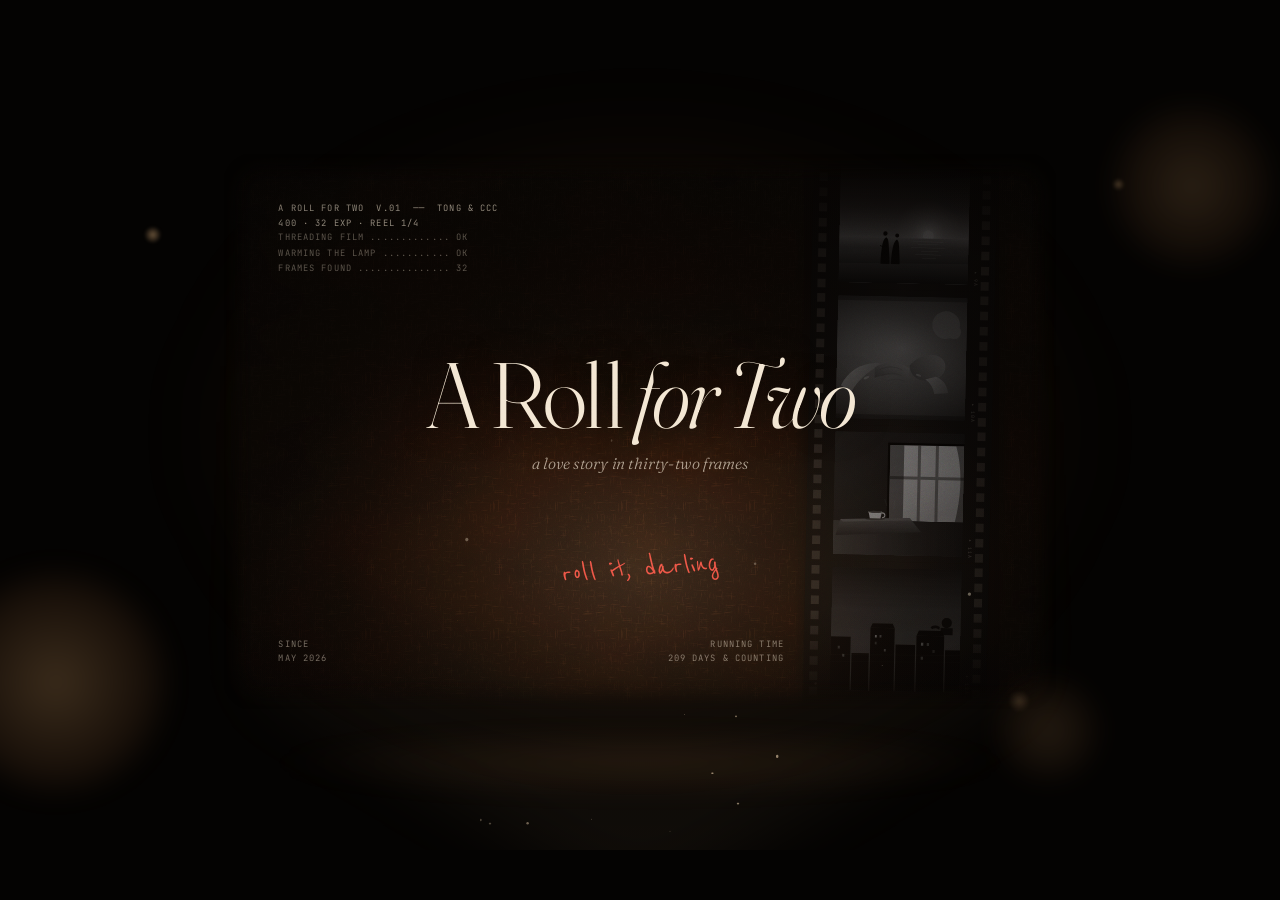
<file: opening.html>
<!doctype html>
<html lang="en"><head><meta charset="utf-8">
<meta name="viewport" content="width=device-width,initial-scale=1">
<title>A Roll For Two · Opening</title>
<style>
@font-face{font-family:'JB Mono';src:url(font/jbmono.woff2) format('woff2')}
@font-face{font-family:'Fraunces';src:url(font/Fraunces-normal.woff2) format('woff2');font-weight:100 900}
@font-face{font-family:'Fraunces';src:url(font/Fraunces-italic.woff2) format('woff2');font-weight:100 900;font-style:italic}
@font-face{font-family:'Reenie';src:url(font/ReenieBeanie-normal.woff2) format('woff2')}
:root{--cream:#f3e6d2;--ink:#040302;--red:#ee5546}
html,body{margin:0;height:100%;background:var(--ink);overflow:hidden}
/* 1600×1000 的舞台，按窗口缩放 */
#stage{position:absolute;left:50%;top:50%;width:1600px;height:1000px;background:var(--ink)}
/* 放映的格子：很暗，带着放映机那种轻轻的抖 */
.proj{position:absolute;left:280px;top:130px;width:1040px;height:694px;animation:jitter .5s steps(1) infinite}
@keyframes jitter{0%{transform:translate(0,0)}25%{transform:translate(.2px,-.15px)}50%{transform:translate(-.15px,.2px)}75%{transform:translate(.15px,.1px)}}
.proj .spill{position:absolute;inset:-50px;border-radius:80px;background:radial-gradient(closest-side,rgba(255,150,80,.18),transparent);filter:blur(60px)}
.frame{position:absolute;inset:0;overflow:hidden;background:radial-gradient(120% 100% at 45% 60%,#140b06,#080503 70%);animation:breath 4.5s steps(1) infinite;
  -webkit-mask:url("data:image/svg+xml,%3Csvg xmlns='http://www.w3.org/2000/svg' viewBox='0 0 1040 694'%3E%3Cfilter id='b'%3E%3CfeGaussianBlur stdDeviation='9'/%3E%3C/filter%3E%3Crect x='18' y='18' width='1004' height='658' rx='30' fill='white' filter='url(%23b)'/%3E%3C/svg%3E") center/100% 100%;
          mask:url("data:image/svg+xml,%3Csvg xmlns='http://www.w3.org/2000/svg' viewBox='0 0 1040 694'%3E%3Cfilter id='b'%3E%3CfeGaussianBlur stdDeviation='9'/%3E%3C/filter%3E%3Crect x='18' y='18' width='1004' height='658' rx='30' fill='white' filter='url(%23b)'/%3E%3C/svg%3E") center/100% 100%}
/* 灯泡的亮度一跳一跳，很轻 */
@keyframes breath{0%,100%{filter:brightness(1)}23%{filter:brightness(.97)}24%{filter:brightness(1)}61%{filter:brightness(.985)}62%{filter:brightness(1)}}

/* 右边竖着走的黑白胶片 */
.strip{position:absolute;left:730px;top:0;width:230px;height:100%;overflow:hidden;transform:rotate(1.2deg);transform-origin:50% 50%}
.belt{position:absolute;left:0;top:0;width:230px;animation:roll 40s linear infinite}
@keyframes roll{from{transform:translateY(-50%)}to{transform:translateY(0)}}
.fr{position:relative;width:230px;height:170px;background:
    linear-gradient(#2e2a26 0 11px,transparent 11px) 8px 6px/10px 19px repeat-y,
    linear-gradient(#2e2a26 0 11px,transparent 11px) calc(100% - 8px) 6px/10px 19px repeat-y,
    linear-gradient(90deg,#0b0a09,#151311 50%,#0b0a09)}
.fr .img{position:absolute;left:34px;right:34px;top:8px;bottom:8px;border-radius:2px;background:#222 center/cover;
  filter:grayscale(1) contrast(1.08) brightness(.82)}
.fr .no{position:absolute;right:22px;bottom:6px;writing-mode:vertical-rl;font:400 6px/1 'JB Mono',monospace;letter-spacing:.14em;color:#b9b2a6;opacity:.45}
.strip::after{content:"";position:absolute;inset:0;background:linear-gradient(#080503,transparent 18%,transparent 82%,#080503)}

/* 一束光打在入口上，范围大，刚好够到胶片的一半 */
.beam{position:absolute;left:-100px;top:198px;width:960px;height:640px;pointer-events:none;mix-blend-mode:screen;
  background:radial-gradient(closest-side,rgba(255,206,150,.15),rgba(255,170,100,.065) 45%,rgba(255,150,80,.02) 75%,transparent);
  animation:sway 9s ease-in-out infinite}
@keyframes sway{50%{transform:translate(8px,-4px) scale(1.02)}}
/* 光外面再压一层黑，让胶片另一半沉在暗里 */
.shadow{position:absolute;inset:0;pointer-events:none;background:radial-gradient(560px 400px at 380px 518px,transparent 40%,rgba(4,2,1,.55) 100%)}

/* 偶尔兹拉一下的漏光 */
.zap{position:absolute;pointer-events:none;mix-blend-mode:screen;opacity:0;filter:blur(30px)}
.zap.z1{right:-120px;top:-60px;width:360px;height:820px;background:linear-gradient(90deg,transparent,rgba(255,110,40,.75) 45%,rgba(255,200,120,.9) 70%,transparent);animation:zap 9s linear infinite}
.zap.z2{left:-140px;top:180px;width:300px;height:500px;background:radial-gradient(closest-side,rgba(230,70,30,.8),transparent);animation:zap 13s linear -6s infinite}
@keyframes zap{0%,86%,100%{opacity:0}87%{opacity:.55}88%{opacity:.08}89%{opacity:.7}90.5%{opacity:.15}91%{opacity:.4}93%{opacity:0}}
/* 一闪而过的竖划痕 */
.scratch{position:absolute;top:0;bottom:0;width:1px;background:rgba(255,240,220,.35);opacity:0;animation:scr 7s steps(1) infinite}
@keyframes scr{0%,70%,100%{opacity:0}71%{opacity:1;transform:translateX(0)}72%{opacity:.5;transform:translateX(3px)}73%{opacity:0}}

/* 背景的纹理：幕布织纹 + 乳剂斑驳，叠在光上面用 overlay，光到哪纹理显到哪，暗处自己没了 */
/* 纹理绕开右边的胶片，不盖在片子上 */
.weave{position:absolute;inset:0;pointer-events:none;-webkit-mask:linear-gradient(90deg,#000 0 712px,transparent 726px 968px,#000 982px);mask:linear-gradient(90deg,#000 0 712px,transparent 726px 968px,#000 982px);opacity:.5;mix-blend-mode:overlay;
  background:url("data:image/svg+xml,%3Csvg xmlns='http://www.w3.org/2000/svg' width='160' height='160'%3E%3Cfilter id='w'%3E%3CfeTurbulence type='turbulence' baseFrequency='.9 .06' numOctaves='2' seed='3' stitchTiles='stitch'/%3E%3CfeColorMatrix values='0 0 0 0 1  0 0 0 0 .86  0 0 0 0 .7  1.8 0 0 0 -.75'/%3E%3C/filter%3E%3Crect width='160' height='160' filter='url(%23w)'/%3E%3C/svg%3E"),
             url("data:image/svg+xml,%3Csvg xmlns='http://www.w3.org/2000/svg' width='160' height='160'%3E%3Cfilter id='w'%3E%3CfeTurbulence type='turbulence' baseFrequency='.06 .9' numOctaves='2' seed='7' stitchTiles='stitch'/%3E%3CfeColorMatrix values='0 0 0 0 1  0 0 0 0 .86  0 0 0 0 .7  1.8 0 0 0 -.75'/%3E%3C/filter%3E%3Crect width='160' height='160' filter='url(%23w)'/%3E%3C/svg%3E")}
.mottle{position:absolute;inset:-60px;pointer-events:none;-webkit-mask:linear-gradient(90deg,#000 0 772px,transparent 786px 1028px,#000 1042px);mask:linear-gradient(90deg,#000 0 772px,transparent 786px 1028px,#000 1042px);opacity:.9;mix-blend-mode:overlay;animation:mottle 1.6s steps(2) infinite;
  background:url("data:image/svg+xml,%3Csvg xmlns='http://www.w3.org/2000/svg' width='600' height='400'%3E%3Cfilter id='m'%3E%3CfeTurbulence type='fractalNoise' baseFrequency='.008 .012' numOctaves='4' seed='11'/%3E%3CfeColorMatrix values='0 0 0 0 .55  0 0 0 0 .32  0 0 0 0 .16  0 0 0 1.3 -.35'/%3E%3C/filter%3E%3Crect width='600' height='400' filter='url(%23m)'/%3E%3C/svg%3E") center/cover}
@keyframes mottle{50%{transform:translate(3px,-2px)}}
/* 胶片上的灰和毛发：每一下换个地方，像片子在过 */
.specks{position:absolute;inset:0;pointer-events:none}
.specks i{position:absolute;background:rgba(240,225,200,.55);border-radius:50%;opacity:0}
.specks .h{background:none;border-radius:50%;border:1px solid transparent;border-top-color:rgba(240,225,200,.4)}
.grain{position:absolute;inset:0;opacity:.2;mix-blend-mode:overlay;pointer-events:none;
  background:url("data:image/svg+xml,%3Csvg xmlns='http://www.w3.org/2000/svg' width='240' height='240'%3E%3Cfilter id='n'%3E%3CfeTurbulence type='fractalNoise' baseFrequency='1.1' numOctaves='2' stitchTiles='stitch'/%3E%3C/filter%3E%3Crect width='240' height='240' filter='url(%23n)'/%3E%3C/svg%3E");animation:grain .4s steps(3) infinite}
@keyframes grain{33%{background-position:40px 70px}66%{background-position:-60px 20px}}
.vig{position:absolute;inset:0;pointer-events:none;background:radial-gradient(120% 95% at 50% 50%,transparent 50%,rgba(2,1,0,.7) 100%)}

.mono{font:400 11px/1.7 'JB Mono',monospace;letter-spacing:.06em;text-transform:uppercase;color:var(--cream)}
.log{position:absolute;left:68px;top:58px;opacity:.55;white-space:pre}
.log b{font-weight:400;opacity:.6}
/* 标题让出右边给胶片，放在左边那块的中间 */
.title{position:absolute;left:60px;width:640px;top:250px;text-align:center;color:var(--cream);text-shadow:0 0 40px rgba(0,0,0,.6)}
.title h1{margin:0;font:300 116px/.9 'Fraunces',serif;font-variation-settings:'opsz' 144,'SOFT' 100;letter-spacing:-.03em}
.title h1 em{font-style:italic;font-weight:300}
.title .sub{margin-top:20px;font:italic 300 20px 'Fraunces',serif;opacity:.65}
.mark{position:absolute;left:230px;top:470px;width:300px;height:96px;cursor:pointer;display:grid;place-items:center}
.mark span{font:400 42px/1 'Reenie',cursive;color:var(--red);transform:rotate(-4deg)}
.mark svg{position:absolute;inset:-6px;overflow:visible}
.mark path{stroke-dasharray:640;stroke-dashoffset:640;transition:stroke-dashoffset .7s ease}
.mark:hover path{stroke-dashoffset:0}
.corner{position:absolute;opacity:.45}
.corner.bl{left:68px;bottom:54px}
.corner.br{right:340px;bottom:54px;text-align:right}

/* 默认标题居中（?l 回到靠左），胶片压在标题右半边底下 */
.center .title{left:0;width:100%}
.center .mark{left:370px}
.center .beam{left:40px}
.center .shadow{background:radial-gradient(560px 400px at 520px 518px,transparent 40%,rgba(4,2,1,.55) 100%)}
.center .strip{opacity:.7}


/* 空间感：身后放映机打过来的光锥、地上的反光、离镜头很近的虚焦光斑、鼠标一动前后层错开 */
.cone{position:absolute;inset:0;pointer-events:none;
  -webkit-mask:url("data:image/svg+xml,%3Csvg xmlns='http://www.w3.org/2000/svg' viewBox='0 0 1600 1000'%3E%3Cfilter id='b' x='-20%25' y='-20%25' width='140%25' height='140%25'%3E%3CfeGaussianBlur stdDeviation='40'/%3E%3C/filter%3E%3Cpolygon points='320,170 1280,170 1280,800 830,1060 770,1060 320,800' fill='white' filter='url(%23b)'/%3E%3C/svg%3E") 0 0/100% 100%;mask:url("data:image/svg+xml,%3Csvg xmlns='http://www.w3.org/2000/svg' viewBox='0 0 1600 1000'%3E%3Cfilter id='b' x='-20%25' y='-20%25' width='140%25' height='140%25'%3E%3CfeGaussianBlur stdDeviation='40'/%3E%3C/filter%3E%3Cpolygon points='320,170 1280,170 1280,800 830,1060 770,1060 320,800' fill='white' filter='url(%23b)'/%3E%3C/svg%3E") 0 0/100% 100%;
  background:linear-gradient(to top,rgba(255,205,150,.05),rgba(255,190,130,.02) 50%,transparent 85%)}
.cone i{position:absolute;width:3px;height:3px;border-radius:50%;background:rgba(255,226,190,.55);filter:blur(.6px);animation:float linear infinite}
@keyframes float{0%{transform:translate(0,0);opacity:0}15%{opacity:1}85%{opacity:.8}100%{transform:translate(var(--dx),-260px);opacity:0}}
.floor{position:absolute;left:330px;top:846px;width:940px;height:90px;border-radius:50%;pointer-events:none;
  background:radial-gradient(closest-side,rgba(255,170,100,.09),transparent);filter:blur(14px)}
.bokeh{position:absolute;border-radius:50%;pointer-events:none;z-index:15;filter:blur(16px);
  background:radial-gradient(circle,rgba(255,190,120,.22),rgba(255,160,90,.08) 55%,transparent 70%)}
.px{transition:translate .9s cubic-bezier(.2,.7,.3,1)}
.mote{position:absolute;border-radius:50%;background:radial-gradient(circle,rgba(255,200,140,.4),rgba(255,170,90,0) 70%);filter:blur(2px)}
.black{position:absolute;inset:0;background:#000;opacity:0;pointer-events:none;transition:opacity 1.6s ease;z-index:20}
#stage.rolling .proj{animation:off 1s steps(1) forwards}
#stage.rolling .black{opacity:1;transition-delay:.7s}
/* 串成一卷：不黑场，胶片转快，接着壳子用光圈把这一幕收掉 */
#stage.rollfast .belt{animation-duration:2.2s}
@keyframes off{0%{opacity:1}12%{opacity:.4}20%{opacity:1}34%{opacity:.6}44%{opacity:1}}
</style></head>
<body>
<div id="stage">
  <div class="floor px" data-d="4"></div>
  <div class="cone px" id="cone" data-d="2"></div>
  <div class="proj">
    <div class="spill"></div>
    <div class="frame">
      <div class="strip px" data-d="-3"><div class="belt" id="belt"></div></div>
      <div class="shadow"></div>
      <div class="beam"></div>
      <div class="mottle"></div><div class="weave"></div>
      <div class="zap z1"></div><div class="zap z2"></div>
      <div class="scratch" style="left:312px"></div>
      <div class="scratch" style="left:688px;animation-delay:-3.2s;animation-duration:9s"></div>

<div class="mono log">A ROLL FOR TWO  v.01  ──  <span data-c="both">TONG &amp; CCC</span>
400 · 32 EXP · REEL 1/4
<b>threading film ............. ok
warming the lamp ........... ok
frames found ............... 32</b></div>

      <div class="title px" data-d="5"><h1>A Roll <em>for Two</em></h1><div class="sub">a love story in thirty-two frames</div></div>
      <div class="mark go px" data-d="6">
        <svg viewBox="0 0 220 90" preserveAspectRatio="none" fill="none"><path d="M30 52 C 20 18, 120 4, 186 22 C 222 34, 210 74, 140 80 C 80 86, 18 76, 22 46 C 26 28, 70 14, 120 14" stroke="#e0473a" stroke-width="3" stroke-linecap="round"/></svg>
        <span>roll it, darling</span>
      </div>
      <div class="mono corner bl" data-c="since">Since<br>May 2026</div>
      <div class="mono corner br" data-c="runtime">Running time<br>165 days &amp; counting</div>
      <div class="specks" id="specks"></div>
      <div class="grain"></div><div class="vig"></div>
    </div>
  </div>
  <div class="mote" style="left:180px;top:220px;width:22px;height:22px"></div>
  <div class="mote" style="left:1390px;top:160px;width:16px;height:16px;opacity:.6"></div>
  <div class="mote" style="left:1260px;top:800px;width:28px;height:28px;opacity:.4"></div>
  <div class="bokeh px" data-d="26" style="left:-80px;top:640px;width:300px;height:300px"></div>
  <div class="bokeh px" data-d="30" style="left:1380px;top:60px;width:220px;height:220px;opacity:.7"></div>
  <div class="bokeh px" data-d="22" style="left:1240px;top:780px;width:140px;height:140px;opacity:.6"></div>
  <div class="black"></div>
</div>


<script src="zh.js"></script>
<script src="content.js"></script>
<script src="roll-link.js"></script>
<script>
const s=document.getElementById('stage');
const fit=()=>{const k=Math.min(innerWidth/1600,innerHeight/1000);s.style.transform=`translate(-50%,-50%) scale(${k})`};
fit();addEventListener('resize',fit);
// 内容源里给了 title（h1 可带 <em>）就换掉默认的；比原来 A Roll for Two 宽就一点点缩字
if(CONTENT.title){const T=document.querySelector('.title'),h=T.querySelector('h1'),c=CONTENT.title;
  if(c.h1){h.innerHTML=c.h1;h.style.whiteSpace='nowrap';const shrink=()=>{let f=116;h.style.fontSize='';h.style.width='max-content';const mine=h.innerHTML;h.innerHTML='A Roll <em>for Two</em>';const W=h.offsetWidth;h.innerHTML=mine;
    while(h.offsetWidth>W&&f>40){f-=2;h.style.fontSize=f+'px'}h.style.width=''};shrink();document.fonts.ready.then(shrink)}
  if(c.sub)T.querySelector('.sub').textContent=c.sub}
// 标题默认居中；?l 是靠左的旧版
if(!new URLSearchParams(location.search).has('l'))s.classList.add('center');
// 胶片排两遍，往下走到一半刚好接回开头
// 名字、Since、Running time 从 content 来（天数每天自己长）
{const C=CONTENT,[y,m]=C.since.split('-').map(Number);const MONL=['Jan','Feb','Mar','Apr','May','Jun','Jul','Aug','Sep','Oct','Nov','Dec'];
 document.querySelectorAll('[data-c]').forEach(el=>{const k=el.dataset.c;
   if(k==='since')el.innerHTML='Since<br>'+MONL[m-1]+' '+y;else if(k==='runtime')el.innerHTML='Running time<br>'+C.days()+' days &amp; counting';
   else if(k==='both')el.textContent=C.names.both.toUpperCase()})}
const pics=CONTENT.picks.opening;
const belt=document.getElementById('belt');
for(let r=0;r<2;r++)pics.forEach((p,i)=>{const f=document.createElement('div');f.className='fr';
  f.innerHTML=`<div class="img"></div><span class="no">▸ ${i+9}A</span>`;belt.appendChild(f);CONTENT.cropBg(f.firstChild,p,CONTENT.small(p))});
// 灰尘和毛发：每 120ms 随机亮几颗，偶尔一根毛
const sp=document.getElementById('specks');
const dots=[...Array(14)].map((_,i)=>{const d=document.createElement('i');if(i>11)d.className='h';sp.appendChild(d);return d});
setInterval(()=>dots.forEach((d,i)=>{const show=Math.random()<(i>11?.06:.22);d.style.opacity=show?(.3+Math.random()*.5):0;if(!show)return;
  const hair=i>11,w=hair?40+Math.random()*80:1+Math.random()*3.5;d.style.left=Math.random()*1000+'px';d.style.top=Math.random()*660+'px';
  d.style.width=w+'px';d.style.height=(hair?w*.6:w*(.6+Math.random()*.8))+'px';d.style.transform='rotate('+(Math.random()*360)+'deg)'}),120);
// 光锥里慢慢往上飘的灰
const cone=document.getElementById('cone');
for(let i=0;i<26;i++){const d=document.createElement('i');const y=Math.random();
  d.style.left=(560+Math.random()*480)+'px';d.style.top=(560+y*420)+'px';d.style.setProperty('--dx',(Math.random()*80-40)+'px');
  const sz=1+Math.random()*3;d.style.width=d.style.height=sz+'px';
  d.style.animationDuration=(9+Math.random()*10)+'s';d.style.animationDelay=(-Math.random()*18)+'s';cone.appendChild(d)}
// 视差：鼠标往哪边，近的层挪得多，远的挪得少
const layers=[...document.querySelectorAll('.px')];
addEventListener('mousemove',e=>{const mx=e.clientX/innerWidth-.5,my=e.clientY/innerHeight-.5;
  layers.forEach(l=>{const d=+l.dataset.d;l.style.translate=(-mx*d*3.2)+'px '+(-my*d*2.2)+'px'})});
document.querySelectorAll('.go').forEach(g=>g.onclick=()=>{if(ROLL.in){if(s.classList.contains('rollfast'))return;s.classList.add('rollfast');setTimeout(()=>ROLL.done('iris'),900);return}
  s.classList.add('rolling');setTimeout(()=>s.classList.remove('rolling'),3200);
  setTimeout(()=>ROLL.done('iris'),2400)});
</script>
</body></html>
</file>
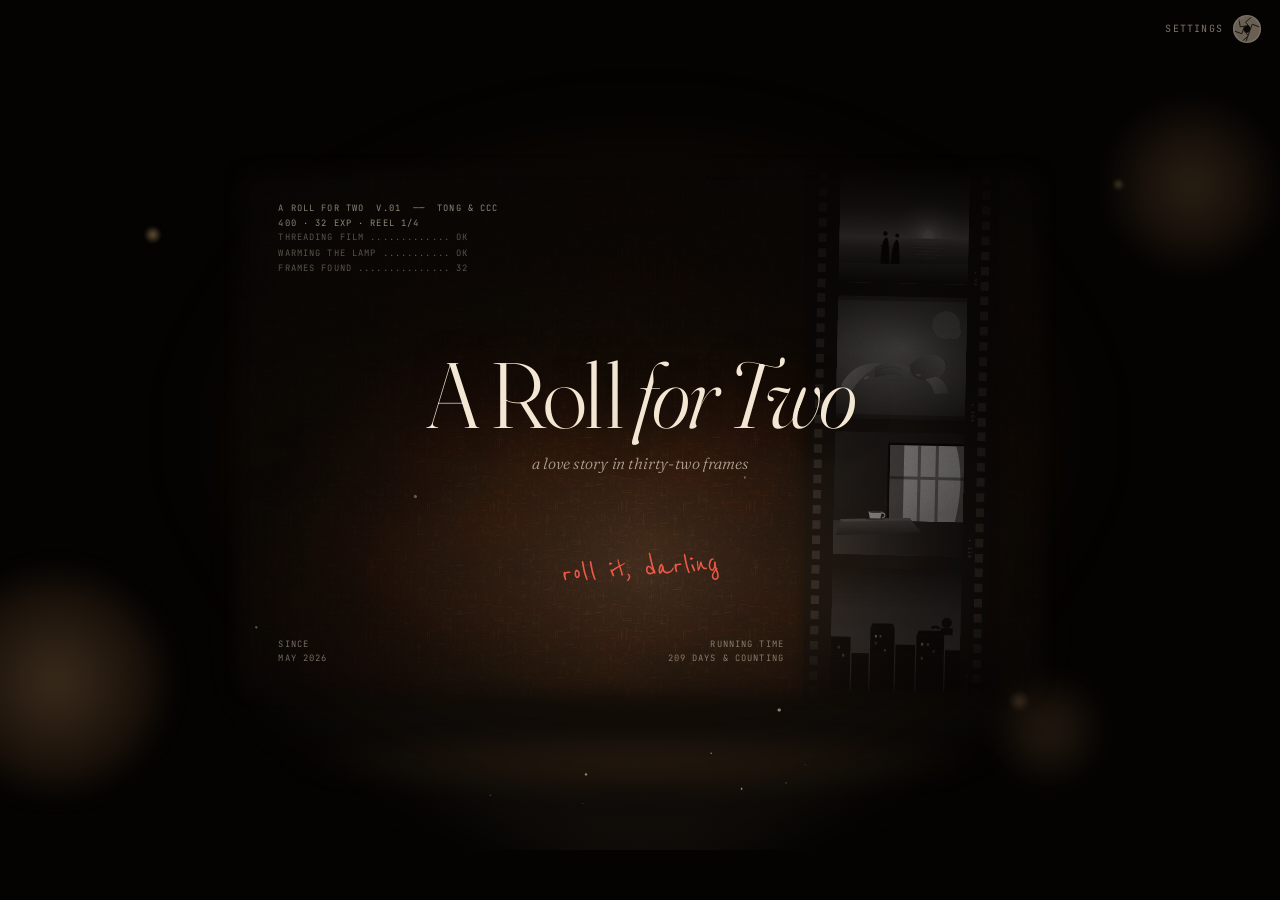
<file: roll.html>
<!doctype html>
<html lang="en"><head><meta charset="utf-8">
<meta name="viewport" content="width=device-width,initial-scale=1">
<title>A Roll For Two</title>
<!-- 片头要用的字先拿，每一幕再用就是现成的 -->
<link rel="preload" href="font/ReenieBeanie-normal.woff2" as="font" type="font/woff2" crossorigin>
<link rel="preload" href="font/Fraunces-normal.woff2" as="font" type="font/woff2" crossorigin>
<link rel="preload" href="font/Fraunces-italic.woff2" as="font" type="font/woff2" crossorigin>
<link rel="preload" href="font/jbmono.woff2" as="font" type="font/woff2" crossorigin>
<style>
html,body{margin:0;height:100%;background:#040302;overflow:hidden}
/* 每一幕一个 iframe，叠在一起；只有当前这幕看得见、能点 */
iframe{position:fixed;inset:0;width:100%;height:100%;border:0;background:#040302;opacity:0;pointer-events:none;will-change:opacity,transform}
iframe.on{opacity:1;pointer-events:auto}
/* 转场用的一块幕：白闪、黑场 */
.veil{position:fixed;inset:0;z-index:10;pointer-events:none;opacity:0;background:#040302}
/* 黑着等下一幕装好：等久了，中间亮一行小字，免得以为坏了 */
.veil::after{content:'loading the next reel';position:absolute;left:50%;top:50%;transform:translate(-50%,-50%);font:400 11px 'JB Mono',monospace;letter-spacing:.3em;text-transform:uppercase;color:rgba(243,230,210,.45);opacity:0;transition:opacity 1.2s}
.veil.wait::after{opacity:1;animation:reel 1.6s ease-in-out infinite}
@keyframes reel{50%{color:rgba(243,230,210,.2)}}
.veil.white{background:#fff6e4}
/* 设置：右上角一个相机光圈。靠过去叶片张开一点，点一下张开，菜单从它底下垂下来 */
.set{position:fixed;right:18px;top:14px;z-index:20;font:400 10px/1 'JB Mono',monospace;letter-spacing:.12em;text-transform:uppercase;color:#f3e6d2;user-select:none}
.ap{display:flex;align-items:center;gap:9px;margin-left:auto;height:30px;padding:0;border:0;background:none;cursor:pointer;opacity:.5;transition:opacity .4s;color:inherit;font:inherit;letter-spacing:inherit;text-transform:inherit}
/* 光圈左边写一个 settings，不然有人不知道那是设置 */
.ap .apl{font-size:10px}
.ap:hover,.set.open .ap{opacity:1}
.ap svg{display:block;width:30px;height:30px;flex:none;overflow:visible}
.ap .b{fill:#cdbda4;stroke:#2e251d;stroke-width:.7;transform:rotate(-10deg) translateY(2.6px);transition:transform .55s cubic-bezier(.4,0,.2,1)}
.ap:hover .b{transform:rotate(-5deg) translateY(4.2px)}
.set.open .ap .b{transform:rotate(0deg) translateY(6.8px)}
.ap .hole{fill:#120d09}.ap .rim{fill:none;stroke:#e9dcc6;stroke-width:1.3}
.ap .glint{fill:none;stroke:rgba(255,236,206,.5);stroke-width:.8;stroke-linecap:round}
.menu{position:absolute;right:0;top:40px;min-width:236px;padding:14px 16px 12px;border-radius:10px;background:rgba(16,12,9,.86);border:1px solid rgba(243,230,210,.13);
  box-shadow:0 10px 30px rgba(0,0,0,.45);-webkit-backdrop-filter:blur(8px);backdrop-filter:blur(8px);
  opacity:0;visibility:hidden;transform:translateY(-8px) scale(.97);transform-origin:top right;transition:opacity .3s,transform .35s cubic-bezier(.3,.7,.3,1),visibility 0s .35s}
.set.open .menu{opacity:1;visibility:visible;transform:none;transition:opacity .3s,transform .35s cubic-bezier(.3,.7,.3,1),visibility 0s}
.menu .row{display:flex;align-items:center;justify-content:space-between;gap:14px;padding:6px 0}
.menu .row+.row{border-top:1px solid rgba(243,230,210,.07)}
.menu .k{opacity:.45}
.menu .row[hidden]{display:none}
.menu b{font-weight:400;cursor:pointer}.menu b.off{opacity:.5}
.menu .tr{justify-content:center;gap:10px}.menu .tr i{font-style:normal;cursor:pointer;padding:2px 4px;opacity:.7}.menu .tr i:hover{opacity:1}
.menu .tr span{max-width:180px;white-space:nowrap;overflow:hidden;text-overflow:ellipsis;text-transform:none;letter-spacing:.03em;font-size:11px;opacity:.85}
.menu input[type=range]{-webkit-appearance:none;appearance:none;width:120px;height:14px;background:none;cursor:pointer;margin:0}
.menu input[type=range]::-webkit-slider-runnable-track{height:2px;background:linear-gradient(90deg,#f3e6d2 var(--v,70%),rgba(243,230,210,.2) var(--v,70%))}
.menu input[type=range]::-webkit-slider-thumb{-webkit-appearance:none;width:10px;height:10px;margin-top:-4px;border-radius:50%;background:#f3e6d2;box-shadow:0 0 0 3px rgba(243,230,210,.12)}
.menu input[type=range]::-moz-range-track{height:2px;background:rgba(243,230,210,.2)}.menu input[type=range]::-moz-range-progress{height:2px;background:#f3e6d2}
.menu input[type=range]::-moz-range-thumb{width:10px;height:10px;border:0;border-radius:50%;background:#f3e6d2}
.opt{display:flex;gap:10px}.opt u{text-decoration:none;cursor:pointer;opacity:.4;padding-bottom:2px;border-bottom:1px solid transparent}
.opt u:hover{opacity:.75}.opt u.sel{opacity:1;border-bottom-color:currentColor}.opt u.dis{cursor:not-allowed;opacity:.22}
/* 场景切换：‹ 这一幕的名字 ›，一步一幕来回走 */
.sn{display:flex;align-items:center;gap:6px;min-width:0}
.sn i{font-style:normal;cursor:pointer;padding:2px 4px;flex:none;font-size:12px;line-height:1;opacity:.7}
.sn i:hover{opacity:1}
.sn i.dis{opacity:.26;cursor:default}
.sn span{max-width:140px;white-space:nowrap;overflow:hidden;text-overflow:ellipsis;text-transform:none;letter-spacing:.03em;font-size:11px;opacity:.85}
/* 左下角一行小字：正在放哪首。点一下静音/再点放回来 */
.np{display:none;position:fixed;left:22px;bottom:16px;z-index:20;font:400 10px/1.5 'JB Mono',monospace;letter-spacing:.1em;text-transform:uppercase;color:#f3e6d2;opacity:0;transition:opacity 1.5s;cursor:pointer;user-select:none}
.np.on{opacity:.38}.np.on:hover{opacity:.75}
.np i{font-style:normal;display:inline-block;width:12px}
.np.muted{text-decoration:line-through}
</style></head>
<body>
<div class="veil" id="veil"></div>
<audio id="music" preload="auto"></audio>
<div class="set" id="set">
  <button class="ap" id="ap" aria-label="settings"><span class="apl">settings</span><svg viewBox="-12 -12 24 24"><defs><clipPath id="apc"><circle r="10.2"/></clipPath></defs>
    <circle r="10.2" class="hole"/>
    <g clip-path="url(#apc)"><g transform="rotate(0)"><path class="b" d="M-17 0 L5 0 L5 17 L-17 17 Z"/></g><g transform="rotate(60)"><path class="b" d="M-17 0 L5 0 L5 17 L-17 17 Z"/></g><g transform="rotate(120)"><path class="b" d="M-17 0 L5 0 L5 17 L-17 17 Z"/></g><g transform="rotate(180)"><path class="b" d="M-17 0 L5 0 L5 17 L-17 17 Z"/></g><g transform="rotate(240)"><path class="b" d="M-17 0 L5 0 L5 17 L-17 17 Z"/></g><g transform="rotate(300)"><path class="b" d="M-17 0 L5 0 L5 17 L-17 17 Z"/></g></g>
    <circle r="10.6" class="rim"/><path class="glint" d="M-7.2 -5.6 A9 9 0 0 1 -2.5 -8.7"/></svg></button>
  <div class="menu" id="menu">
    <div class="row"><span class="k">scene</span><span class="sn"><i id="sPrev">‹</i><span id="sT">—</span><i id="sNext">›</i></span></div>
    <div class="row"><span class="k">music</span><b id="mOn">on</b></div>
    <div class="row"><span class="k">volume</span><input type="range" id="vol" min="0" max="100" step="1"></div>
    <div class="row"><span class="k">sound</span><input type="range" id="sfx" min="0" max="100" step="1"></div>
    <div class="row tr"><i id="mPrev">‹</i><span id="mT">—</span><i id="mNext">›</i></div>
    <div class="row"><span class="k">clarity</span><span class="opt" id="qOpt"><u data-q="smooth">smooth</u><u data-q="standard">standard</u><u data-q="sharp">sharp</u></span></div>
    <div class="row"><span class="k">light</span><span class="opt" id="gOpt"><u data-g="full">full</u><u data-g="simple">simple</u></span></div>
    <div class="row" hidden><span class="k">polaroids</span><b id="polaGo">take them home</b></div>
    <div class="row"><span class="k">language</span><span class="opt" id="lOpt"><u data-l="en">EN</u><u data-l="zh">中文</u></span></div>
  </div>
</div>
<div class="np" id="np"><i>♪</i><span id="npT"></span></div>
<style>@font-face{font-family:'JB Mono';src:url(font/jbmono.woff2) format('woff2')}</style>
<script>window.FILM_V='r2a';</script>
<script src="zh.js"></script>
<script src="content.js"></script>
<script src="roll-link.js"></script>
<script>
// 整卷的顺序：片头 → 暗房收音机 → 冲印袋 → 四卷。后面的显影盘、连环画、书、片尾还没做，做完了往这里加
const SCENES=['opening.html','frame-c.html','frame-e.html','rolls.html?enter=bag'];
// 3D 大场景不提前加载：提前加载会在后台抢资源（上一幕打字、翻信时卡）。等上一幕喊 prep 或者真要切过去时再加载
const HEAVY=new Set([3]);
// 这一幕 iframe 的 load 到了画面还是黑的（three.js 还在装），等它自己喊 ready 才算装好；喊不出来的话最多等 25 秒
const SAYS_READY=new Set([3]);
// 整卷的歌：从收音机主持人说完开始，一直放到结尾。挑一首或者排几首，按顺序接着放，列表循环
const MUSIC=[
  {src:'music/satie.mp3',title:'Gymnopédie No.1 · Erik Satie'},
  {src:'music/liebestraum.mp3',title:'Liebestraum No.3 · Franz Liszt'},
  {src:'music/sweetheart.mp3',title:'Let Me Call You Sweetheart · Lewis James, 1924'},
  {src:'music/comfort.mp3',title:'Comfort · imaboo'},
];
const q=new URLSearchParams(location.search),BOOT=window.FILM_V||Date.now().toString(36);
let cur=+q.get('s')||0,now=null,next=null,busy=false;
const veil=document.getElementById('veil'),music=document.getElementById('music');
function load(i){if(i>=SCENES.length)return null;const f=document.createElement('iframe');f.src=SCENES[i]+(SCENES[i].includes('?')?'&':'?')+'b='+BOOT;f.dataset.i=i;f.allow='autoplay';document.body.insertBefore(f,veil);
  const ok=()=>{if(!f.dataset.ready){f.dataset.ready=1;f.dispatchEvent(new Event('ready'))}};
  if(SAYS_READY.has(i)){f.addEventListener('load',()=>setTimeout(ok,25000),{once:true});f.sayReady=ok}else f.addEventListener('load',ok,{once:true});return f}
function show(f){f.classList.add('on');f.style.transition='';f.style.opacity='';f.style.transform='';markScene(+f.dataset.i);const go=()=>f.contentWindow.postMessage({roll:'go'},'*');
  // 还没加载完就等它加载完再喊开始
  if(f.dataset.ready)go();else f.addEventListener('ready',go,{once:true})}
function boot(){if(cur===0)try{['aroll.dev','aroll.marks'].forEach(k=>sessionStorage.removeItem(k))}catch(e){}
  now=load(cur);show(now);preload();warm(cur)}
function preload(force){next=null;if(cur+1>=SCENES.length||(HEAVY.has(cur+1)&&!force))return;next=load(cur+1)}
const loaded=f=>f.dataset.ready?wait(0):new Promise(r=>f.addEventListener('ready',r,{once:true}));
const wait=ms=>new Promise(r=>setTimeout(r,ms));
const tween=(el,css,ms,ease='ease')=>new Promise(r=>{el.style.transition=Object.keys(css).map(k=>`${k.replace(/[A-Z]/g,m=>'-'+m.toLowerCase())} ${ms}ms ${ease}`).join(',');setTimeout(()=>{Object.assign(el.style,css);setTimeout(r,ms)},30)});
// ---- 转场：上一幕自己演完它那一段（灯灭、袋子倒、收音机摇走……），喊 done 的时候带一个 fx，这边负责最后接过去 ----
const FX={
  // 光圈：老电影收尾那样，四周的黑往里收成一个小亮圆，亮圆抖两下合上；换幕，再从中间张开
  async iris(a,b){const ir=document.createElement('div');ir.style.cssText='position:fixed;inset:0;z-index:9;pointer-events:none;background:#040302';document.body.appendChild(ir);
    const D=Math.hypot(innerWidth,innerHeight)/2+40;
    const set=r=>{r=Math.max(0,r);const m=`radial-gradient(circle at 50% 50%,transparent ${r}px,#000 ${r+Math.max(2,r*.06)}px)`;ir.style.webkitMaskImage=ir.style.maskImage=m};
    const run=(from,to,ms,ease)=>new Promise(done=>{const t0=performance.now();(function step(){const u=Math.min(1,(performance.now()-t0)/ms);set(from+(to-from)*ease(u));u<1?setTimeout(step,16):done()})()});
    const io=u=>u<.5?4*u*u*u:1-Math.pow(-2*u+2,3)/2,out=u=>1-Math.pow(1-u,3);
    set(D);await wait(30);await run(D,34,1600,io);
    // 小亮圆停一下，像灯丝抖了两抖
    for(const r of [30,36,31,35,33]){set(r);await wait(90)}
    await run(33,0,280,u=>u*u);a.classList.remove('on');show(b);await wait(420);
    await run(0,D,1800,out);ir.remove()},
  // 白闪：白一下再暗下来变成下一幕
  async white(a,b){veil.className='veil white';await tween(veil,{opacity:1},260,'ease-in');a.classList.remove('on');show(b);await wait(120);await tween(veil,{opacity:0},1100,'ease-out')},
  // 黑场：暗下去，停一拍，再亮
  async black(a,b){veil.className='veil';await tween(veil,{opacity:1},700,'ease-in');a.classList.remove('on');show(b);await wait(350);await tween(veil,{opacity:0},900,'ease-out')},
  // 镜头往下摇：上一幕往上走出画面，下一幕从下面接上来
  async pan(a,b){b.style.transform='translateY(100%)';show(b);b.style.transform='translateY(100%)';
    await wait(30);
    const e='cubic-bezier(.6,0,.25,1)';tween(a,{transform:'translateY(-100%)'},1600,e);await tween(b,{transform:'translateY(0%)'},1600,e);a.classList.remove('on')},
  // 叠化
  async cross(a,b){b.style.opacity=0;show(b);b.style.opacity=0;await wait(30);await tween(b,{opacity:1},1300);a.classList.remove('on')},
  // 推进去：上一幕放大着淡掉，下一幕从略大收回原样
  async zoom(a,b){b.style.opacity=0;b.style.transform='scale(1.08)';show(b);b.style.opacity=0;b.style.transform='scale(1.08)';await wait(30);
    tween(a,{transform:'scale(1.6)',opacity:0},1200,'cubic-bezier(.5,0,.8,.4)');await wait(500);await tween(b,{opacity:1,transform:'scale(1)'},1200,'ease-out');a.classList.remove('on')}
};
// ---- 闲时先下：前面几幕放着、网空着的时候，把四卷那一幕要的文件悄悄下进浏览器缓存（只下载、不装 iframe）----
const WARM=[{at:0,to:3,list:()=>['lib/three.iife.js','img/table.jpg',
  'img/beach.svg','img/bed.svg','img/city.svg','img/hands.svg','img/train.svg','img/window.svg',
  ...Array.from({length:8},(_,i)=>`img/u/${['11c5f62a6917dede','07da367b2b878de9','6e98a66b611088f4','18d2c426cd90acfa','eb9a238883298587','a39e74ebe70f7838','f94762b81f544911','8b67199989d9fc73'][i]}-t.webp`)]}];
const warmQ=[],warmSeen=new Set();let warmRun=0;
function warmNext(){while(warmRun<3&&warmQ.length){const u=warmQ.shift();warmRun++;
  fetch(u,{priority:'low'}).then(r=>r.ok?r.blob():null).catch(()=>{}).finally(()=>{warmRun--;warmNext()})}}
// 这一幕亮了三秒以后，把对得上的都排进去（从中间某幕开始放也一样）
function warm(i){setTimeout(()=>{for(const w of WARM){if(w.done||i<w.at||i>=w.to)continue;w.done=true;
  try{for(const u of w.list())if(u&&!warmSeen.has(u)){warmSeen.add(u);warmQ.push(u)}}catch(e){}}warmNext()},3000)}
async function advance(fx){if(busy||cur+1>=SCENES.length)return;busy=true;
  // 大场景还没加载好：先黑下去，黑着把它装好（three.js 起来要一会儿），再亮
  if(!next||!next.dataset.ready){veil.className='veil';await tween(veil,{opacity:1},700,'ease-in');now.remove();
    if(!next)preload(true);const lt=setTimeout(()=>veil.classList.add('wait'),1500);await loaded(next);clearTimeout(lt);veil.classList.remove('wait');await wait(700);show(next);await wait(250);await tween(veil,{opacity:0},900,'ease-out')}
  else{const a=now;await (FX[fx]||FX.black)(a,next);a.remove()}
  now=next;cur++;preload();warm(cur);markScene();try{history.replaceState(null,'','?s='+cur)}catch(e){}busy=false}
// 最后一幕演完了：黑下去，回到片头再来一遍
async function replay(){if(busy)return;busy=true;veil.className='veil';await tween(veil,{opacity:1},900,'ease-in');
  if(now)now.remove();if(next)next.remove();location.href=location.pathname}
// ---- 音乐：一首接一首，放完从头 ----
let mi=0,VOL=.7;try{const v=localStorage.getItem('aroll.vol');if(v!==null)VOL=+v}catch(e){}
let ducked=false;
const np=document.getElementById('np'),npT=document.getElementById('npT');let muted=false,started=false;
function syncTracks(){mT.textContent=MUSIC[mi].title;document.querySelectorAll('iframe').forEach(f=>{try{f.contentWindow.postMessage({roll:'tracks',list:MUSIC.map(t=>t.title),cur:mi},'*')}catch(e){}})}
function setTrack(i){mi=i;music.src=MUSIC[mi].src;npT.textContent=MUSIC[mi].title;syncTracks()}
function playMusic(){if(!MUSIC.length||started)return;started=true;setTrack(mi);music.volume=0;music.muted=muted;music.play().catch(()=>{});fade(VOL,2500);np.classList.add('on')}
music.addEventListener('ended',()=>{setTrack((mi+1)%MUSIC.length);music.play().catch(()=>{})});
// 苹果（iPhone、iPad、Mac 的 Safari）只在人刚点下去的那一刻肯开始出声。还没轮到放歌，就用这个播放器放一小段静音，苹果认下它，后面自己放、换歌都不用再点
const SILENT=URL.createObjectURL(new Blob([(()=>{const n=400,b=new DataView(new ArrayBuffer(44+n*2)),w=(o,s)=>[...s].forEach((c,i)=>b.setUint8(o+i,c.charCodeAt(0)));
  w(0,'RIFF');b.setUint32(4,36+n*2,true);w(8,'WAVEfmt ');b.setUint32(16,16,true);b.setUint16(20,1,true);b.setUint16(22,1,true);b.setUint16(24,8000,true);b.setUint16(28,16000,true);b.setUint16(32,2,true);b.setUint16(34,16,true);w(36,'data');b.setUint32(40,n*2,true);return b.buffer})()],{type:'audio/wav'}));
let unlocked=false,stopped=false;
let lastMove=performance.now(),lastT=-1;
music.addEventListener('timeupdate',()=>{if(music.currentTime!==lastT){lastT=music.currentTime;lastMove=performance.now()}});
music.addEventListener('playing',()=>{lastMove=performance.now()});
window.unlockMusic=()=>{
  if(started){if(hushed||stopped||fadeT0())return;
    if(music.paused)music.play().catch(()=>{});
    // 看着在放、三秒多时间没走：从停下的地方重新拿这首再放
    else if(performance.now()-lastMove>3000){const t=music.currentTime;lastMove=performance.now();music.src=MUSIC[mi].src;
      music.addEventListener('loadedmetadata',()=>{try{music.currentTime=t}catch(e){}},{once:true});music.play().catch(()=>{})}
    return}
  if(unlocked)return;unlocked=true;music.src=SILENT;const p=music.play();p&&p.then(()=>{if(!started)music.pause()}).catch(()=>{if(!started)unlocked=false})};
['pointerup','touchend','click','keydown'].forEach(t=>addEventListener(t,()=>unlockMusic(),{capture:true,passive:true}));
np.onclick=()=>{muted=!muted;music.muted=muted;np.classList.toggle('muted',muted)};
// 设置栏：开关音乐；上一首/下一首
const mOn=document.getElementById('mOn'),mT=document.getElementById('mT');mT.textContent=MUSIC[0]?MUSIC[0].title:'';
function setMute(m){muted=m;music.muted=m;mOn.classList.toggle('off',m);mOn.textContent=m?'off':'on'}
// 光圈点开/合上；点菜单外面合上
const setEl=document.getElementById('set');document.getElementById('ap').onclick=e=>{e.stopPropagation();setEl.classList.toggle('open')};
document.getElementById('menu').onclick=e=>e.stopPropagation();addEventListener('click',()=>setEl.classList.remove('open'));
// 清晰度：存在浏览器里，下次打开还是这档；换了以后告诉每一幕
const qOpt=document.getElementById('qOpt');
function markQ(){let q='standard';try{q=localStorage.getItem('aroll.q')||q}catch(e){}qOpt.querySelectorAll('u').forEach(u=>u.classList.toggle('sel',u.dataset.q===q))}
qOpt.querySelectorAll('u').forEach(u=>u.onclick=()=>{try{localStorage.setItem('aroll.q',u.dataset.q)}catch(e){}markQ();
  document.querySelectorAll('iframe').forEach(f=>{try{f.contentWindow.postMessage({roll:'quality'},'*')}catch(e){}})});markQ();
// 光影：simple = 关软阴影 + 关抗锯齿，电脑带不动的客人自己选；阴影当场变，抗锯齿下一幕装的时候才变
const gOpt=document.getElementById('gOpt');
function markG(){let g='full';try{g=localStorage.getItem('aroll.light')||g}catch(e){}gOpt.querySelectorAll('u').forEach(u=>u.classList.toggle('sel',u.dataset.g===g))}
gOpt.querySelectorAll('u').forEach(u=>u.onclick=()=>{try{localStorage.setItem('aroll.light',u.dataset.g)}catch(e){}markG();
  document.querySelectorAll('iframe').forEach(f=>{try{f.contentWindow.postMessage({roll:'quality'},'*')}catch(e){}})});markG();
{const vol=document.getElementById('vol');const show=()=>{vol.value=Math.round(VOL*100);vol.style.setProperty('--v',vol.value+'%')};show();
  vol.oninput=()=>{VOL=vol.value/100;vol.style.setProperty('--v',vol.value+'%');try{localStorage.setItem('aroll.vol',VOL)}catch(e){}
    if(started&&!fadeT0()){music.volume=ducked?VOL*.3:VOL}}}
mOn.onclick=()=>setMute(!muted);
// 语言：存在浏览器里；换了就从这一幕重新装（每一幕装的时候才读语言）
{const lOpt=document.getElementById('lOpt');lOpt.querySelectorAll('u').forEach(u=>{u.classList.toggle('sel',u.dataset.l===(window.ROLL_LANG||'en'));
  u.onclick=()=>{if(u.dataset.l===(window.ROLL_LANG||'en'))return;try{localStorage.setItem('aroll.lang',u.dataset.l)}catch(e){}location.href=location.pathname+'?s='+cur}})}
// 拍立得那行先留着（hidden）：等显影盘做好、喊 pola 的时候会亮
document.getElementById('polaGo').onclick=()=>{setEl.classList.remove('open');if(window.POLA)POLA.open()};
// 音效音量：只存下来，各幕自己从 roll-link.js 那边跟着变（storage 事件）
{const sfx=document.getElementById('sfx');let v=1;try{const s=localStorage.getItem('aroll.sfx');if(s!==null)v=+s}catch(e){}
  sfx.value=Math.round(v*100);sfx.style.setProperty('--v',sfx.value+'%');
  sfx.oninput=()=>{sfx.style.setProperty('--v',sfx.value+'%');try{localStorage.setItem('aroll.sfx',sfx.value/100)}catch(e){}}}
function skip(n){if(!MUSIC.length)return;pickTrack((mi+n+MUSIC.length)%MUSIC.length)}
// 选一首：已经在放就马上换；主持人还没说完就先记着，开始放的时候从这首开始
function pickTrack(i){if(started){setTrack(i);music.play().catch(()=>{})}else{mi=i;syncTracks()}}
document.getElementById('mPrev').onclick=()=>skip(-1);document.getElementById('mNext').onclick=()=>skip(1);
music.addEventListener('play',()=>{mT.textContent=MUSIC[mi].title});
let fadeT,fading=false,hushed=false;const fadeT0=()=>fading;function fade(to,ms){clearInterval(fadeT);fading=true;const from=music.volume,t0=performance.now();fadeT=setInterval(()=>{const u=Math.min(1,(performance.now()-t0)/ms);music.volume=from+(to-from)*u;if(u>=1){clearInterval(fadeT);fading=false;if(to===0)music.pause()}},40)}
addEventListener('message',e=>{const d=e.data;if(!d||!d.roll)return;
  // 只听正在演的这一幕喊的消息；后台预加载的、已经演完的幕喊了不算，免得一下跳到片尾
  const fromNow=now&&(e.source===now.contentWindow||(e.source&&e.source.parent===now.contentWindow));
  if(d.roll==='prep'){if(fromNow&&!next)preload(true)}
  else if(d.roll==='pola'){const pr=document.querySelector('#set .row[hidden]');if(pr)pr.hidden=false}
  else if(d.roll==='ready'){document.querySelectorAll('iframe').forEach(f=>{if(e.source===f.contentWindow&&f.sayReady)f.sayReady()})}
  else if(d.roll==='done'){console.log('[roll] done',d.fx,'from',fromNow?SCENES[cur]:'(not current, ignored)');
    if(fromNow){if(cur+1>=SCENES.length)replay();else advance(d.fx)}}
  else if(d.roll==='music'){if(d.cmd==='list')syncTracks();else if(String(d.cmd).startsWith('track:'))pickTrack(+d.cmd.slice(6));else if(d.cmd==='play')playMusic();else if(d.cmd==='kick'){if(cur>1&&cur<SCENES.length-1)playMusic()}else if(d.cmd==='duck'){ducked=true;fade(VOL*.3,800)}else if(d.cmd==='unduck'){ducked=false;fade(VOL,1200)}else if(d.cmd==='stop'){stopped=true;fade(0,2500);np.classList.remove('on')}
    else if(d.cmd==='hush'){if(started&&!music.paused){hushed=true;fade(0,800)}}else if(d.cmd==='unhush'){if(hushed){hushed=false;music.play().catch(()=>{});fade(ducked?VOL*.3:VOL,1500)}}}
  else if(d.roll==='restart'){location.href=location.pathname}});
// ---- 场景切换：设置里可以一步一幕地来回走，不用把整卷从头再看一遍 ----
const SNAME={'opening.html':'the projector','frame-c.html':'the darkroom','frame-e.html':'the envelope','rolls.html':'four rolls'};
const sceneName=i=>SNAME[String(SCENES[i]||'').split('?')[0]]||('scene '+(i+1));
const sT=document.getElementById('sT'),sPrev=document.getElementById('sPrev'),sNext=document.getElementById('sNext');
function markScene(i){if(i==null)i=cur;sT.textContent=sceneName(i);sPrev.classList.toggle('dis',i<=0);sNext.classList.toggle('dis',i>=SCENES.length-1)}
// 跳过去：先黑一下，把这一幕当成刚装上那样重演一遍（跳回去的也是新的），装好了再亮
async function goTo(i){
  i=Math.max(0,Math.min(SCENES.length-1,i));
  if(busy||i===cur)return;busy=true;
  if(next){next.remove();next=null}
  veil.className='veil';
  await tween(veil,{opacity:1},420,'ease-in');
  if(now){now.remove();now=null}
  const f=load(i),lt=setTimeout(()=>veil.classList.add('wait'),1200);
  await loaded(f);clearTimeout(lt);veil.classList.remove('wait');
  now=f;cur=i;show(f);markScene();
  // 地址栏跟着走，刷新回来还停在这一幕
  try{history.replaceState(null,'','?s='+cur)}catch(e){}
  // 从主持人那幕跳走的时候音乐可能还压着，放回来
  if(started&&!stopped&&!music.paused){ducked=false;fade(VOL,900)}
  await wait(220);await tween(veil,{opacity:0},760,'ease-out');
  preload();warm(cur);busy=false;
}
sPrev.onclick=e=>{e.stopPropagation();goTo(cur-1)};
sNext.onclick=e=>{e.stopPropagation();goTo(cur+1)};
// 菜单开着的时候 ← → 也能一幕幕走，Esc 合上
addEventListener('keydown',e=>{if(!setEl.classList.contains('open'))return;
  if(e.key==='ArrowLeft'){e.preventDefault();goTo(cur-1)}
  else if(e.key==='ArrowRight'){e.preventDefault();goTo(cur+1)}
  else if(e.key==='Escape')setEl.classList.remove('open')});
markScene();
boot();
</script>
</body></html>
</file>
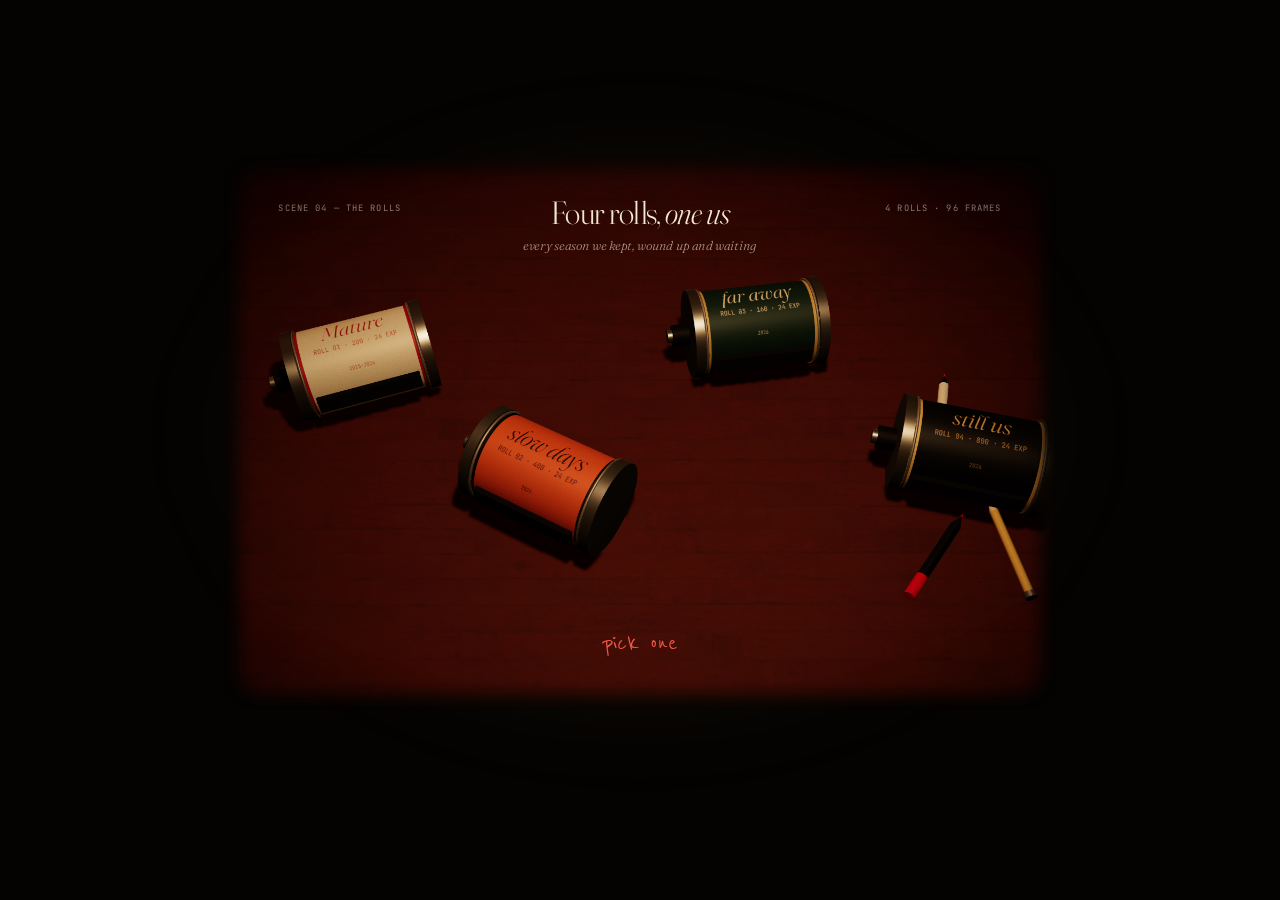
<file: rolls.html>
<!doctype html>
<html lang="en"><head><meta charset="utf-8">
<meta name="viewport" content="width=device-width,initial-scale=1">
<title>A Roll For Two · Rolls</title>
<style>
@font-face{font-family:'JB Mono';src:url(font/jbmono.woff2) format('woff2')}
@font-face{font-family:'Fraunces';src:url(font/Fraunces-normal.woff2) format('woff2');font-weight:100 900}
@font-face{font-family:'Fraunces';src:url(font/Fraunces-italic.woff2) format('woff2');font-weight:100 900;font-style:italic}
@font-face{font-family:'Reenie';src:url(font/ReenieBeanie-normal.woff2) format('woff2')}
:root{--cream:#f3e6d2;--ink:#040302;--red:#ee5546}
html,body{margin:0;height:100%;background:var(--ink);overflow:hidden}
#stage{position:absolute;left:50%;top:50%;width:1600px;height:1000px;background:var(--ink)}
.mono{font:400 11px/1.7 'JB Mono',monospace;letter-spacing:.06em;text-transform:uppercase;color:var(--cream)}
.proj{position:absolute;left:280px;top:130px;width:1040px;height:694px;animation:jitter .5s steps(1) infinite}
@keyframes jitter{0%{transform:translate(0,0)}25%{transform:translate(.2px,-.15px)}50%{transform:translate(-.15px,.2px)}75%{transform:translate(.15px,.1px)}}
.proj .spill{position:absolute;inset:-50px;border-radius:80px;background:radial-gradient(closest-side,rgba(255,160,90,.15),transparent);filter:blur(60px)}
.frame{position:absolute;inset:0;overflow:hidden;background:#0c0603;
  -webkit-mask:url("data:image/svg+xml,%3Csvg xmlns='http://www.w3.org/2000/svg' viewBox='0 0 1040 694'%3E%3Cfilter id='b'%3E%3CfeGaussianBlur stdDeviation='9'/%3E%3C/filter%3E%3Crect x='18' y='18' width='1004' height='658' rx='30' fill='white' filter='url(%23b)'/%3E%3C/svg%3E") center/100% 100%;
          mask:url("data:image/svg+xml,%3Csvg xmlns='http://www.w3.org/2000/svg' viewBox='0 0 1040 694'%3E%3Cfilter id='b'%3E%3CfeGaussianBlur stdDeviation='9'/%3E%3C/filter%3E%3Crect x='18' y='18' width='1004' height='658' rx='30' fill='white' filter='url(%23b)'/%3E%3C/svg%3E") center/100% 100%}
canvas#gl{position:absolute;inset:0;width:1040px;height:694px;display:block}
.title{position:absolute;left:0;right:0;top:54px;text-align:center;color:var(--cream);pointer-events:none;transition:opacity .6s}
.title h2{margin:0;font:300 40px/1 'Fraunces',serif;font-variation-settings:'opsz' 144,'SOFT' 100;letter-spacing:-.02em}
.title h2 em{font-style:italic}
.title p{margin:10px 0 0;font:italic 300 16px 'Fraunces',serif;opacity:.6}
.hint{position:absolute;left:0;right:0;bottom:66px;text-align:center;font:400 34px/1 'Reenie',cursive;color:var(--red);pointer-events:none;transition:opacity .6s}
.tag{position:absolute;pointer-events:none;opacity:0;transition:opacity .25s;transform:translate(-50%,-100%);text-align:center;white-space:nowrap}
.tag b{display:block;font:italic 300 24px/1.1 'Fraunces',serif;text-transform:none;letter-spacing:0;margin-bottom:4px}
.back{position:absolute;left:68px;bottom:54px;cursor:pointer;opacity:0;pointer-events:none;transition:opacity .4s}
.focused .back{opacity:.7;pointer-events:auto}
.focused .title,.focused .hint{opacity:0}
.todark{position:absolute;right:76px;bottom:62px;font:400 36px/1 'Reenie',cursive;color:var(--red);transform:rotate(-4deg);opacity:0;pointer-events:none;transition:opacity 1s;cursor:pointer;z-index:6}
.todark.on{opacity:1;pointer-events:auto}
.focused .todark{opacity:0;pointer-events:none}
.redout{position:absolute;inset:0;z-index:7;pointer-events:none;background:#000;opacity:0;transition:opacity .25s;overflow:hidden}
/* 关灯以后黑里只剩一条片子的两排齿孔还透着光，慢慢往上走出画面 */
.redout .perfs{position:absolute;left:-40px;right:-40px;top:100%;height:150px;opacity:0;filter:drop-shadow(0 0 6px rgba(255,190,120,.7)) blur(.3px)}
.redout .perfs i{position:absolute;left:0;right:0;height:16px;background:repeating-linear-gradient(90deg,transparent 0 14px,rgba(255,214,160,.85) 14px 30px,transparent 30px 44px);
  -webkit-mask:repeating-linear-gradient(90deg,#000 0 44px);border-radius:3px}
.redout .perfs i:first-child{top:0}.redout .perfs i:last-child{bottom:0}
.redout.go .perfs{animation:perfup 2s cubic-bezier(.45,0,.35,1) forwards}
@keyframes perfup{0%{top:100%;opacity:0}15%{opacity:1}80%{opacity:1}100%{top:-30%;opacity:0}}
/* 安全灯的红从底下慢慢浮上来 */
.redout .rise{position:absolute;inset:0;background:radial-gradient(120% 80% at 50% 120%,rgba(150,18,6,.95),rgba(70,6,2,.6) 55%,transparent 85%);opacity:0;transform:translateY(30%)}
.redout.go .rise{transition:opacity 1.6s ease 1.3s,transform 1.8s ease-out 1.3s;opacity:1;transform:translateY(0)}
.hint2{position:absolute;left:0;right:0;bottom:24px;text-align:center;font:400 32px/1 'Reenie',cursive;color:var(--red);opacity:0;pointer-events:none;transition:opacity .6s .8s}
.focused .hint2{opacity:1}
.hint2.gone{opacity:0!important;transition-delay:0s}
.corner{position:absolute;opacity:.5}
/* 03 看片器旁边浮出来的那天 */
.vcap{position:absolute;width:440px;text-align:center;color:var(--cream);opacity:0;transform:translate(-50%,-100%);transition:opacity .6s;pointer-events:none}
.vcap.on{opacity:1}
.vcap .mono{opacity:.6}
.vcap p{margin:10px 0 0;font:italic 300 23px/1.35 'Fraunces',serif}
/* 玩法说明：不加框，背后一团很淡的暖光，像台灯余光照到的一张小纸 */
.how{position:absolute;left:28px;top:300px;width:224px;padding:26px 18px;color:var(--cream);opacity:0;transform:translateY(8px);transition:opacity 1s,transform 1s;pointer-events:none}
.how::before{content:'';position:absolute;inset:-60px -40px;z-index:-1;background:radial-gradient(closest-side,rgba(255,150,70,.13),transparent);filter:blur(10px)}
.how.on{opacity:1;transform:none;pointer-events:auto;cursor:pointer}
.how .mono{opacity:.55;margin-bottom:14px}
.how ol{margin:0;padding:0;list-style:none;counter-reset:s}
.how li{counter-increment:s;position:relative;padding-left:26px;margin:0 0 12px;font:italic 300 17px/1.4 'Fraunces',serif;opacity:.9}
.how li::before{content:counter(s);position:absolute;left:0;top:1px;font:400 11px/1.9 'JB Mono',monospace;opacity:.5}
.how i{display:block;margin-top:6px;font:400 26px/1 'Reenie',cursive;font-style:normal;color:var(--red)}
.howBtn{position:absolute;left:40px;top:150px;opacity:0;cursor:pointer;pointer-events:none;transition:opacity .8s;color:var(--cream)}
.howBtn.on{opacity:.6;pointer-events:auto}
.howBtn:hover{opacity:1}
.howBtn b{display:inline-block;width:7px;height:7px;border-radius:50%;margin-right:10px;vertical-align:1px;background:#ffb070;box-shadow:0 0 10px 3px rgba(255,150,70,.55);animation:breathe 3s ease-in-out infinite}
@keyframes breathe{50%{box-shadow:0 0 16px 6px rgba(255,150,70,.35)}}
/* 03 指着拨杆的红笔箭头：箭头尖落在红球上 */
.vtip{position:absolute;pointer-events:none;transform:translate(-26px,-74px);transition:opacity .8s;animation:nudge 1.6s ease-in-out infinite}
.vtip.gone{opacity:0}
.vtip svg{display:block;transform:scaleX(-1)}
.vtip i{position:absolute;left:78px;top:-22px;font:400 32px/1 'Reenie',cursive;font-style:normal;color:var(--red);white-space:nowrap}
@keyframes nudge{50%{margin-left:4px;margin-top:-3px}}
.grain{position:absolute;inset:0;opacity:.2;mix-blend-mode:overlay;pointer-events:none;
  background:url("data:image/svg+xml,%3Csvg xmlns='http://www.w3.org/2000/svg' width='240' height='240'%3E%3Cfilter id='n'%3E%3CfeTurbulence type='fractalNoise' baseFrequency='1.1' numOctaves='2' stitchTiles='stitch'/%3E%3C/filter%3E%3Crect width='240' height='240' filter='url(%23n)'/%3E%3C/svg%3E");animation:grain .4s steps(3) infinite}
@keyframes grain{33%{background-position:40px 70px}66%{background-position:-60px 20px}}
.vig{position:absolute;inset:0;pointer-events:none;background:radial-gradient(120% 95% at 50% 50%,transparent 50%,rgba(2,1,0,.75) 100%)}
</style></head>
<body>
<div id="stage">
  <div class="proj">
    <div class="spill"></div>
    <div class="frame" id="frame">
      <canvas id="gl"></canvas>
      <div class="title"><h2>Four rolls, <em>one us</em></h2><p>every season we kept, wound up and waiting</p></div>
      <div class="hint">pick one</div>
      <div class="mono tag" id="tag"><b id="tagName"></b><span id="tagSub"></span></div>
      <div class="mono back" id="back">← back to the table</div>
      <div class="todark" id="todark">to the darkroom →</div><div class="redout" id="redout"><div class="perfs"><i></i><i></i></div><div class="rise"></div></div>
      <div class="hint2" id="hint2">drag to pull it out, tap one to develop</div>
      <div class="vcap" id="vcap"></div>
      <div class="vtip gone" id="vtip"><svg width="120" height="90" viewBox="0 0 120 90"><path d="M8 10 C40 6 78 22 96 66" fill="none" stroke="#ee5546" stroke-width="2.4" stroke-linecap="round"/><path d="M84 58 L97 70 L101 52" fill="none" stroke="#ee5546" stroke-width="2.4" stroke-linecap="round" stroke-linejoin="round"/></svg><i>press me</i></div>
      <div class="mono corner" style="left:68px;top:58px">Scene 04 — The rolls</div>
      <div class="mono corner" style="right:68px;top:58px;text-align:right">4 rolls · 96 frames</div>
      <div class="grain"></div><div class="vig"></div>
    </div>
  </div>
  <!-- 玩法说明：在放映格子外面的黑里，一点暖光 -->
  <div class="how" id="how"><div class="mono">How to play · <span id="howNo"></span></div><ol id="howList"></ol><i id="howNote"></i></div>
  <div class="mono howBtn" id="howBtn"><b></b>how to play</div>
</div>
<script src="zh.js?v=tnqgtm"></script>
<script src="content.js?v=29994fe04a"></script>
<script src="roll-link.js?v=to1cu6"></script>
<script src="lib/three.iife.js?v=iife160"></script>
<script>
// 直接双击打开（file://）也要能跑：three 换成普通脚本，纹理改走 lib/tex.js 里的 data URI
(async()=>{
'use strict';
// 只有走 http(s) 才用原图；file://、预览面板的自定义协议都读离线包（本地图片会污染 WebGL 画布）
if(!/^https?:$/.test(location.protocol))await new Promise(r=>{const t=document.createElement('script');t.src='lib/tex.js';t.onload=t.onerror=r;document.head.appendChild(t)});
if(!window.THREE){
  const w=document.createElement('div');
  w.style.cssText='position:fixed;left:50%;bottom:8%;transform:translateX(-50%);color:#f3e6d2;font:400 13px ui-monospace,monospace;letter-spacing:.12em;text-align:center';
  w.textContent='this scene needs WebGL — try opening it in Chrome or Edge';
  document.body.appendChild(w); return;
}
const TEX=window.__TEX||null, texSrc=p=>(TEX&&TEX[p])||p;
const s=document.getElementById('stage');
let k=1;
const fit=()=>{k=Math.min(innerWidth/1600,innerHeight/1000);s.style.transform=`translate(-50%,-50%) scale(${k})`};
fit();addEventListener('resize',fit);

// 四卷：客人可以改名字、日期和颜色；每卷八格，照片、日期、一句话
// play 是这一卷多出来的那样玩法：pull 点格显影 / light 举到灯前 / viewer 看片器 / sheet 印样上圈
// 照片、日期、卷名、背面那句从 content.js 来；每卷的颜色、玩法、位置是这一幕自己的
const STYLE=[
  {iso:'200',bg:'#e6d8bd',ink:'#b5301e',band:'#b5301e',pos:[-2.5,-.35],rot:.35,play:'pull',hint:'drag to pull it out, tap one to develop'},
  {iso:'400',bg:'#cf5f26',ink:'#1b0f08',band:'#1b0f08',pos:[-.75,.95],rot:-.5,play:'light',hint:'pull one out, hold it up to the light'},
  {iso:'160',bg:'#1f3a30',ink:'#eadcbf',band:'#c9a45a',pos:[1.05,-.75],rot:.15,play:'viewer',hint:'press the lever, one frame at a time'},
  {iso:'800',bg:'#141110',ink:'#d8b26a',band:'#d8b26a',pos:[2.75,.7],rot:-.25,play:'sheet',hint:'circle the ones to print. a heart just means you love it.'},
];
// 客人写的字放进网页时原样显示：写了 I <3 you、A&B 不会吞掉一截（11.03）
const esc=s=>String(s??'').replace(/&/g,'&amp;').replace(/</g,'&lt;').replace(/>/g,'&gt;');
const ROLLS=CONTENT.rolls.map((r,i)=>({no:String(i+1).padStart(2,'0'),name:r.name,dates:r.dates,...STYLE[i],
  // 全部先用小图开场（11.02：以前第 2 卷要先等 8 张大图，一幕黑好久）；第 2 卷要举到灯前看，大图在后台拿，到了就换（big）
  frames:r.frames.map(f=>({pic:CONTENT.small(f),big:STYLE[i].play==='light'?f.photo:null,src:f,date:f.date,line:f.line||''}))}));
// 第一卷照原片来：卷名 Mature、2025-2026、八格实拍（图、日期、构图 y 都取原片，2:3 竖图按 crop 取景裁成横幅）
ROLLS[0].name='Mature';ROLLS[0].dates='2025-2026';
ROLLS[0].frames=[
  ['11c5f62a6917dede','9.19',.4272],['07da367b2b878de9','10.7',.5440],['6e98a66b611088f4','9.27',.6574],['18d2c426cd90acfa','4.5',.5068],
  ['eb9a238883298587','1.20',.6056],['a39e74ebe70f7838','8.27',.4429],['f94762b81f544911','10.8',.5],['8b67199989d9fc73','3.19',.5],
].map(([n,date,y])=>({pic:`img/u/${n}-t.webp`,big:null,src:{crop:{h:{x:.5,y,z:1}}},date,line:''}));
const PICS=[...new Set(ROLLS.flatMap(r=>r.frames.map(f=>f.pic)))];

// 客人写的中文也等字体到了再画进贴图（11.03）
await Promise.all([ROLL.zhReady(),document.fonts.load("300 80px Fraunces"),document.fonts.load("italic 300 80px Fraunces"),document.fonts.load("20px 'JB Mono'")]);
const img=src=>ROLL.img(texSrc(src));
const pics=await Promise.all(PICS.map(p=>img(p).then(i=>[p,i]))).then(Object.fromEntries);
// 第 2 卷的大图：一张一张在后台拿，拿到就顶替小图（打开第 2 卷时画的就是大图）
{let q=Promise.resolve();ROLLS.forEach(r=>r.frames.forEach(f=>{if(f.big&&f.big!==f.pic)q=q.then(()=>img(f.big).then(i=>{if(!i.missing)pics[f.pic]=i}))}))}

// ---- 场景 ----
const cv=document.getElementById('gl');
const renderer=new THREE.WebGLRenderer({canvas:cv,antialias:true});
renderer.setPixelRatio(ROLL.pr());renderer.setSize(1040,694,false);ROLL.onQuality(()=>{renderer.setPixelRatio(ROLL.pr());renderer.setSize(1040,694,false)});
renderer.shadowMap.enabled=true;renderer.shadowMap.type=THREE.PCFSoftShadowMap;
renderer.outputColorSpace=THREE.SRGBColorSpace;renderer.toneMapping=THREE.ACESFilmicToneMapping;renderer.toneMappingExposure=1.05;
const scene=new THREE.Scene();scene.background=new THREE.Color("#0b0705");
const cam=new THREE.PerspectiveCamera(32,1040/694,.1,100);
const HOME={pos:new THREE.Vector3(0,7,5.4),look:new THREE.Vector3(0,0,.15)};
cam.position.copy(HOME.pos);cam.lookAt(HOME.look);

// 木桌，压成暗的棕红
const tl=new THREE.TextureLoader();
const wood=tl.load(texSrc('img/table.jpg'));wood.colorSpace=THREE.SRGBColorSpace;wood.wrapS=wood.wrapT=THREE.RepeatWrapping;wood.repeat.set(3,2);
const table=new THREE.Mesh(new THREE.PlaneGeometry(22,15),new THREE.MeshStandardMaterial({map:wood,color:"#6e4a38",roughness:.85}));
table.rotation.x=-Math.PI/2;table.receiveShadow=true;scene.add(table);

// 台灯从上面偏前打下来，暖的；一点点环境光
scene.add(new THREE.AmbientLight('#ffcfa0',.18));
const lamp=new THREE.SpotLight("#ffd2a0",140,30,.62,.95,2);lamp.position.set(.6,8.5,2.2);lamp.target.position.set(0,0,0);
lamp.castShadow=true;lamp.shadow.mapSize.set(1024,1024);lamp.shadow.radius=6;lamp.shadow.bias=-.0004;scene.add(lamp,lamp.target);
// 选中时台灯挪过来照着片子
const lampHome=lamp.position.clone(),lampAt=new THREE.Vector3(),fill=new THREE.PointLight("#ffb47a",0,8,2);fill.position.set(-1,2.2,4.5);scene.add(fill);
const rim=new THREE.DirectionalLight('#ff9a5a',.35);rim.position.set(-6,3,-5);scene.add(rim);

// ---- 胶卷罐 ----
// 标签画在一张长条上，绕罐身一圈；字沿着罐子的长轴走
function labelTex(r){
  const W=1024,H=512,c=document.createElement('canvas');c.width=W;c.height=H;const x=c.getContext('2d');
  x.fillStyle=r.bg;x.fillRect(0,0,W,H);
  // 罐身上下两道色带
  x.fillStyle=r.band;x.fillRect(0,0,W,26);x.fillRect(0,H-26,W,26);
  // 正面一份、背面一份
  for(const cx of [W*.25,W*.75]){
    x.save();x.translate(cx,H/2);x.rotate(Math.PI/2);x.fillStyle=r.ink;x.textAlign='center';
    // 卷名量一下：标签一圈只有 512 高，写长了（英文十几个字母、中文五个字以上）就出界被切掉，放不下就把字缩小（11.03）
    let fs=104;x.font=`italic 300 ${fs}px Fraunces`;while(fs>36&&x.measureText(r.name).width>430){fs-=4;x.font=`italic 300 ${fs}px Fraunces`}x.fillText(r.name,0,10,430);
    x.font="400 26px 'JB Mono'";x.globalAlpha=.85;x.fillText(`ROLL ${r.no} · ${r.iso} · 24 EXP`,0,62);
    x.restore();
    x.save();x.translate(cx-150,H/2);x.rotate(Math.PI/2);x.fillStyle=r.ink;x.globalAlpha=.7;x.textAlign='center';x.font="400 20px 'JB Mono'";
    x.fillText(r.dates.toUpperCase(),0,0);x.restore();
  }
  // 一点磨损和纸纹
  for(let i=0;i<1600;i++){x.fillStyle=`rgba(0,0,0,${Math.random()*.06})`;x.fillRect(Math.random()*W,Math.random()*H,2,2)}
  const t=new THREE.CanvasTexture(c);t.colorSpace=THREE.SRGBColorSpace;t.anisotropy=8;return t;
}
const metal=new THREE.MeshStandardMaterial({color:'#b9b1a5',metalness:.92,roughness:.32});
const dark=new THREE.MeshStandardMaterial({color:'#1a1512',metalness:.5,roughness:.6});
const felt=new THREE.MeshStandardMaterial({color:'#0e0b0a',roughness:1});
const R=.38,L=1.05;
function canister(r){
  const g=new THREE.Group();
  const body=new THREE.Mesh(new THREE.CylinderGeometry(R,R,L,64,1,true),new THREE.MeshStandardMaterial({map:labelTex(r),roughness:.55,metalness:.15}));
  const capT=new THREE.Mesh(new THREE.CylinderGeometry(R+.025,R+.025,.09,64),metal);capT.position.y=L/2+.04;
  const capB=capT.clone();capB.position.y=-L/2-.04;
  const ring=new THREE.Mesh(new THREE.TorusGeometry(R+.01,.012,8,64),metal);ring.rotation.x=Math.PI/2;ring.position.y=L/2-.02;
  const ring2=ring.clone();ring2.position.y=-L/2+.02;
  const spool=new THREE.Mesh(new THREE.CylinderGeometry(.1,.1,.16,24),dark);spool.position.y=L/2+.16;
  const spoolTip=new THREE.Mesh(new THREE.CylinderGeometry(.06,.06,.05,20),metal);spoolTip.position.y=L/2+.26;
  // 出片口：罐身侧面一条黑绒
  const lip=new THREE.Mesh(new THREE.BoxGeometry(.16,L*.86,.07),felt);lip.position.set(0,0,R+.005);
  [body,capT,capB,spool,spoolTip,lip].forEach(m=>{m.castShadow=true;m.receiveShadow=true});
  g.add(body,capT,capB,ring,ring2,spool,spoolTip,lip);g.userData.spool=[spool,spoolTip];
  // 躺在桌上：长轴横过来
  const holder=new THREE.Group();g.rotation.z=Math.PI/2;holder.add(g);
  holder.position.set(r.pos[0],R+.03,r.pos[1]);holder.rotation.y=r.rot;
  holder.userData={roll:r,lift:0,base:holder.position.clone(),baseRot:r.rot,inner:g};
  return holder;
}

// ---- 拉出来的负片：橙色片基，齿孔镂空，影像反相 ----
// 片子从罐口往外走，最先出来的是第 1 格，所以画布上把第 1 格放在最右边
// 片子比八格多一截空白片尾，最后一格也能整个拉出罐口（看片器那卷要用）
const N=8,S=N+1,FW=300,FH=440;   // 一格的画布尺寸，和片子在三维里的宽高比一致，不拉变形
const fc=document.createElement('canvas');fc.width=FW*S;fc.height=FH;const fx=fc.getContext('2d');
const slotX=i=>(S-1-i)*FW;   // 第 i 格在画布上的位置
const IX=18,IY=62,IW=FW-36,IH=FH-124;
const cover=(x,im,ox,oy,w,h)=>{const sc=Math.max(w/im.width,h/im.height);x.drawImage(im,ox+(w-im.width*sc)/2,oy+(h-im.height*sc)/2,im.width*sc,im.height*sc)};
const NEG='invert(1) sepia(1) saturate(2.3) hue-rotate(-14deg) brightness(.8) contrast(.85)',POS='sepia(.25) saturate(1.05) contrast(1.05) brightness(.95)';
// 每卷每一格显影到哪了；显完的记下来，下一幕显影盘从这里接
const DEV=ROLLS.map(()=>new Array(N).fill(0));
try{const sv=JSON.parse(sessionStorage.getItem('aroll.dev')||'null');if(sv)sv.forEach((a,r)=>a.forEach((v,i)=>{if(DEV[r])DEV[r][i]=v?1:0}))}catch(e){}
const saveDev=()=>{try{sessionStorage.setItem('aroll.dev',JSON.stringify(DEV.map(a=>a.map(v=>v>=1?1:0))))}catch(e){}};
let cur=ROLLS[0],dev=DEV[0];const undev=new Set();
// 显影一帧一帧重画会卡，所以打开一卷时先把片基、每格负片、每格正片各画好一张，之后只是叠透明度
const mkC=(w,h)=>{const c=document.createElement('canvas');c.width=w;c.height=h;return c};
const baseC=mkC(FW*S,FH),NEGC=[],POSC=[];
// 颗粒：一小块噪点平铺，叠在片基和画面上
const grainC=mkC(128,128);{const x=grainC.getContext('2d'),d=x.createImageData(128,128);for(let i=0;i<d.data.length;i+=4){const v=Math.random()*255;d.data[i]=d.data[i+1]=d.data[i+2]=v;d.data[i+3]=26}x.putImageData(d,0,0)}
function buildRoll(){
  const x=baseC.getContext('2d'),W=baseC.width;x.globalCompositeOperation='source-over';x.clearRect(0,0,W,FH);
  // 片基：橙色，上下边缘深一点，中间有一道很淡的反光
  x.fillStyle='#c4642a';x.fillRect(0,0,W,FH);
  const g=x.createLinearGradient(0,0,0,FH);g.addColorStop(0,'rgba(80,25,0,.4)');g.addColorStop(.12,'rgba(80,25,0,.1)');g.addColorStop(.5,'rgba(255,205,150,.14)');g.addColorStop(.88,'rgba(80,25,0,.1)');g.addColorStop(1,'rgba(80,25,0,.4)');x.fillStyle=g;x.fillRect(0,0,W,FH);
  // 片基的浓淡不是一整块，顺着片长慢慢起伏
  for(let i=0;i<14;i++){const cx=Math.random()*W,r=200+Math.random()*400,rg=x.createRadialGradient(cx,FH/2,0,cx,FH/2,r);rg.addColorStop(0,`rgba(${Math.random()<.5?'255,190,130':'90,30,5'},.08)`);rg.addColorStop(1,'rgba(0,0,0,0)');x.fillStyle=rg;x.fillRect(cx-r,0,r*2,FH)}
  x.fillStyle=x.createPattern(grainC,'repeat');x.fillRect(0,0,W,FH);
  // 每格画面外面一圈深一点的片框
  for(let i=0;i<N;i++){x.fillStyle='rgba(60,18,2,.35)';x.beginPath();x.roundRect(slotX(i)+IX-5,IY-5,IW+10,IH+10,6);x.fill()}
  // 边上印的字：上边片名和箭头，下边格号
  x.font="400 13px 'JB Mono'";x.fillStyle='#ffd99c';
  for(let i=0;i<N;i++){const ox=slotX(i);x.globalAlpha=.55;x.fillText(`◂ ${String(i*2+1).padStart(2,'0')}  DARKROOM SEVEN · ${cur.iso}`,ox+IX,IY-12);
    x.globalAlpha=.8;x.font="400 15px 'JB Mono'";x.fillText(`${cur.name.toUpperCase()} ${cur.iso}  ▸ ${i+1}  ▸ ${i+1}A`,ox+IX,FH-14);x.font="400 13px 'JB Mono'"}
  x.globalAlpha=1;
  // 顺着片长的细划痕和灰
  for(let i=0;i<22;i++){const y=20+Math.random()*(FH-40),x0=Math.random()*W,len=200+Math.random()*1400;x.strokeStyle=`rgba(255,230,190,${.05+Math.random()*.12})`;x.lineWidth=Math.random()<.8?.7:1.4;x.beginPath();x.moveTo(x0,y);x.lineTo(x0+len,y+(Math.random()-.5)*3);x.stroke()}
  for(let i=0;i<160;i++){x.fillStyle=`rgba(${Math.random()<.6?'40,10,0':'255,235,200'},${.15+Math.random()*.35})`;x.beginPath();x.arc(Math.random()*W,Math.random()*FH,Math.random()*1.6+.3,0,7);x.fill()}
  // 齿孔挖空
  x.globalCompositeOperation='destination-out';
  for(let px=10;px<W;px+=34){x.beginPath();x.roundRect(px,14,19,28,4);x.roundRect(px,FH-42,19,28,4);x.fill()}
  x.globalCompositeOperation='source-over';
  // 每格的负片和正片
  cur.frames.forEach((f,i)=>{const im=pics[f.pic];
    const n=NEGC[i]=mkC(IW,IH),nx=n.getContext('2d');nx.filter=NEG;CONTENT.drawCrop(nx,im,f.src,0,0,IW,IH);nx.filter='none';nx.fillStyle='rgba(185,80,25,.4)';nx.fillRect(0,0,IW,IH);
    const p=POSC[i]=mkC(IW,IH),px=p.getContext('2d');px.filter=POS;CONTENT.drawCrop(px,im,f.src,0,0,IW,IH);px.filter='none';
    for(const c of [nx,px]){c.fillStyle=c.createPattern(grainC,'repeat');c.fillRect(0,0,IW,IH);
      const v=c.createRadialGradient(IW/2,IH/2,IH*.3,IW/2,IH/2,IH*.75);v.addColorStop(0,'rgba(0,0,0,0)');v.addColorStop(1,'rgba(30,10,0,.28)');c.fillStyle=v;c.fillRect(0,0,IW,IH)}})}
// 一格的画面：负片打底，正片按 dv 叠上去
function frameInto(x,i,ox,oy,dv){x.globalAlpha=1;x.drawImage(NEGC[i],ox,oy);if(dv>0){x.globalAlpha=Math.min(1,dv);x.drawImage(POSC[i],ox,oy);x.globalAlpha=1}}
const drawFrame=i=>frameInto(fx,i,slotX(i)+IX,IY,dev[i]);
function paintFilm(){fx.clearRect(0,0,fc.width,FH);fx.drawImage(baseC,0,0);for(let i=0;i<N;i++)drawFrame(i)}
buildRoll();paintFilm();
const filmTex=new THREE.CanvasTexture(fc);filmTex.colorSpace=THREE.SRGBColorSpace;filmTex.anisotropy=8;
const FILM_LEN=S*.65,FILM_W=.95;
const filmGeo=new THREE.PlaneGeometry(FILM_LEN,FILM_W,140,1);
// 竖着的一条片带，离开罐口时往外鼓一点，后面轻轻起伏，像真的软片
{const p=filmGeo.attributes.position;for(let i=0;i<p.count;i++){const u=(p.getX(i)+FILM_LEN/2)/FILM_LEN;p.setZ(i,Math.sin(u*Math.PI)*.3*Math.exp(-u*1.2)+Math.sin(u*Math.PI*4)*.03)}filmGeo.computeVertexNormals()}
filmGeo.translate(FILM_LEN/2,0,0);
// 醋酸片基有一层亮亮的膜，灯扫过去会有一道反光
const filmMat=new THREE.MeshPhysicalMaterial({map:filmTex,transparent:true,alphaTest:.4,side:THREE.DoubleSide,roughness:.45,metalness:0,clearcoat:.7,clearcoatRoughness:.22,emissive:'#5a2008',emissiveIntensity:.35});
const film=new THREE.Mesh(filmGeo,filmMat);film.castShadow=true;film.visible=false;film.scale.x=.001;scene.add(film);
// 拉出来多少（0..1）。贴图只露出最外面那一截，所以往外拉是「露出更多格」，不是把画面拉长
let pull=0,pullT=0;
const setPullView=()=>{const p=Math.max(.001,pull);film.scale.x=p;filmTex.repeat.x=p;filmTex.offset.x=1-p};

const cans=ROLLS.map(r=>{const h=canister(r);h.userData.ft=0;scene.add(h);return h});
const STAND_Y=L/2+.09;
// 点开的那卷挪到前面这个位置，其它的往后退
const STAGE=new THREE.Vector3(-2.2,0,1.3);

// ---- 声音：拉过一格「咔哒」一下 ----
let ac;
const tick=()=>{try{ac=ac||new AudioContext();const t=ac.currentTime,b=ac.createBuffer(1,ac.sampleRate*.03,ac.sampleRate),d=b.getChannelData(0);
  for(let i=0;i<d.length;i++)d[i]=(Math.random()*2-1)*Math.pow(1-i/d.length,6);
  const s=ac.createBufferSource();s.buffer=b;const f=ac.createBiquadFilter();f.type='bandpass';f.frequency.value=2600;f.Q.value=2;const g=ac.createGain();g.gain.value=.5;
  s.connect(f).connect(g).connect(ac.destination);s.start(t)}catch(e){}};

// ---- 交互 ----
const ray=new THREE.Raycaster(),m=new THREE.Vector2();let hover=null,focus=null,closing=false;
const fr=document.getElementById('frame'),tag=document.getElementById('tag'),hint2=document.getElementById('hint2');
const local=e=>{const r=fr.getBoundingClientRect();return[(e.clientX-r.left)/k,(e.clientY-r.top)/k]};
const aim=e=>{const [x,y]=local(e);m.set(x/1040*2-1,-(y/694)*2+1);ray.setFromCamera(m,cam)};
const pick=e=>{aim(e);const hit=ray.intersectObjects(cans,true)[0];if(!hit)return null;let o=hit.object;while(o&&!cans.includes(o))o=o.parent;return o};
// 片子上点到的是第几格
const frameAt=e=>{aim(e);const hit=ray.intersectObject(film)[0];if(!hit||!hit.uv)return -1;const u=filmTex.offset.x+hit.uv.x*filmTex.repeat.x,i=S-1-Math.floor(u*S);return i<N?i:-1};
// 拉片的阻尼：每到整格附近手感变沉，像卡进齿孔；松手再吸到整格
const detent=raw=>raw-Math.sin(2*Math.PI*raw*S)/(2*Math.PI*S)*.93;
const feedMin=()=>cur.play==='viewer'?2/S:1/S+.02;
const snap=()=>{pullT=Math.max(feedMin(),Math.min(1,Math.round(pullT*S)/S))};
const SRGB=THREE.SRGBColorSpace;
// 一整格（带齿孔和片基），dv 是正片浮出来多少；举起来那一格和看片器都用它
function slotCanvas(x,i,dv){x.clearRect(0,0,FW,FH);x.drawImage(baseC,slotX(i),0,FW,FH,0,0,FW,FH);frameInto(x,i,IX,IY,dv)}

// ---- 02 slow days：按住一格，它被举到灯前，透着光负片慢慢变成正片 ----
const hc=document.createElement('canvas');hc.width=FW;hc.height=FH;const hx=hc.getContext('2d');
const heldTex=new THREE.CanvasTexture(hc);heldTex.colorSpace=SRGB;
const held=new THREE.Mesh(new THREE.PlaneGeometry(.65*1.25,.95*1.25),new THREE.MeshBasicMaterial({map:heldTex,transparent:true,alphaTest:.05,depthWrite:false,side:THREE.DoubleSide,toneMapped:false}));
held.visible=false;scene.add(held);
// 灯：举起来的那一格背后一团暖光
const glowC=document.createElement('canvas');glowC.width=glowC.height=256;{const g=glowC.getContext('2d'),r=g.createRadialGradient(128,128,0,128,128,128);
  r.addColorStop(0,'rgba(255,236,200,1)');r.addColorStop(.25,'rgba(255,190,120,.65)');r.addColorStop(.6,'rgba(255,130,60,.18)');r.addColorStop(1,'rgba(255,120,50,0)');g.fillStyle=r;g.fillRect(0,0,256,256)}
const glow=new THREE.Mesh(new THREE.PlaneGeometry(3.2,3.2),new THREE.MeshBasicMaterial({map:new THREE.CanvasTexture(glowC),transparent:true,opacity:0,blending:THREE.AdditiveBlending,depthWrite:false,toneMapped:false}));
scene.add(glow);
const _v=new THREE.Vector3();
window.__rolls={state:()=>({want,circ,tool,strokes:STROKES[3].length,drag,hold,pull,pullT,roll:cur.no,ft:focus&&focus.userData.ft})};
let hold=null;   // {i, h:举到灯前看了多久, up:举起来的进度, on:手还按着}
const frameWorld=(i,v)=>{const p=Math.max(.001,pull),uc=(S-1-i+.5)/S;return v.set(film.position.x+(uc-1+p)*FILM_LEN,STAND_Y,film.position.z+.08)};
const HOLD_AT=()=>new THREE.Vector3(STAGE.x+1.45,STAND_Y+.3,STAGE.z+1.35),GLOW_AT=()=>new THREE.Vector3(STAGE.x+1.6,STAND_Y+.5,STAGE.z+.55);

// ---- 03 far away：小看片器，片子从它肚子里穿过去，按拨杆过一格 ----
const GX=1.5*.65;   // 看片器的片门离罐口一格半
const viewer=new THREE.Group();viewer.visible=false;scene.add(viewer);
// 圆角的块：电木机身、黄铜片框都用它
function rbox(w,h,d,r){const s=new THREE.Shape(),x=-w/2+r,y=-h/2+r,W=w-2*r,H=h-2*r;
  s.moveTo(x,y-r);s.lineTo(x+W,y-r);s.quadraticCurveTo(x+W+r,y-r,x+W+r,y);s.lineTo(x+W+r,y+H);s.quadraticCurveTo(x+W+r,y+H+r,x+W,y+H+r);
  s.lineTo(x,y+H+r);s.quadraticCurveTo(x-r,y+H+r,x-r,y+H);s.lineTo(x-r,y);s.quadraticCurveTo(x-r,y-r,x,y-r);
  const g=new THREE.ExtrudeGeometry(s,{depth:d-r,bevelEnabled:true,bevelSize:r*.5,bevelThickness:r*.5,bevelSegments:4,curveSegments:8});g.translate(0,0,-(d-r)/2);return g}
// 跟 far away 罐子一个颜色：墨绿电木+黄铜
const bake=new THREE.MeshPhysicalMaterial({color:'#1d342b',roughness:.38,metalness:.05,clearcoat:.6,clearcoatRoughness:.3});
const brass=new THREE.MeshStandardMaterial({color:'#c9a45a',metalness:.85,roughness:.3});
{const body=new THREE.Mesh(rbox(1.02,1.12,.5,.1),bake);body.castShadow=body.receiveShadow=true;
 // 片窗外面一圈黄铜框，框里面一圈黑
 const bez=new THREE.Mesh(rbox(.74,.88,.04,.05),brass);bez.position.set(0,.06,.27);
 const inner=new THREE.Mesh(new THREE.PlaneGeometry(.66,.8),new THREE.MeshStandardMaterial({color:'#080605',roughness:.8}));inner.position.set(0,.06,.293);
 // 底座和四只小脚
 const base=new THREE.Mesh(rbox(1.14,.08,.62,.03),bake);base.position.y=-.6;base.receiveShadow=base.castShadow=true;
 [[-.47,-.24],[.47,-.24],[-.47,.24],[.47,.24]].forEach(([x,z])=>{const f=new THREE.Mesh(new THREE.CylinderGeometry(.045,.05,.05,16),brass);f.position.set(x,-.66,z);viewer.add(f)});
 // 顶上一排散热缝
 for(let i=0;i<6;i++){const v=new THREE.Mesh(new THREE.BoxGeometry(.5,.012,.03),new THREE.MeshStandardMaterial({color:'#050403'}));v.position.set(0,.565,-.15+i*.06);viewer.add(v)}
 // 片窗底下一块黄铜铭牌
 const pc=document.createElement('canvas');pc.width=512;pc.height=96;const p=pc.getContext('2d');p.fillStyle='#b8924b';p.fillRect(0,0,512,96);
 p.fillStyle='rgba(40,25,5,.85)';p.textAlign='center';p.font="italic 300 40px Fraunces";p.fillText('far away',256,46);p.font="400 18px 'JB Mono'";p.fillText('SLIDE VIEWER · No.3',256,78);
 const pt=new THREE.CanvasTexture(pc);pt.colorSpace=THREE.SRGBColorSpace;
 const plate=new THREE.Mesh(new THREE.PlaneGeometry(.5,.094),new THREE.MeshStandardMaterial({map:pt,metalness:.7,roughness:.35}));plate.position.set(0,-.46,.296);
 // 片子进出的两条缝
 const slotL=new THREE.Mesh(new THREE.BoxGeometry(.02,1,.06),new THREE.MeshBasicMaterial({color:'#000'}));slotL.position.set(-.52,0,.02);const slotR=slotL.clone();slotR.position.x=.52;
 viewer.add(body,bez,inner,base,plate,slotL,slotR)}
const vc=document.createElement('canvas');vc.width=FW;vc.height=FH;const vx=vc.getContext('2d');
const vTex=new THREE.CanvasTexture(vc);vTex.colorSpace=SRGB;
// 片窗只露出画面那一块，背后有灯透过来
vTex.repeat.set(IW/FW,IH/FH);vTex.offset.set(IX/FW,1-(IY+IH)/FH);
const vWin=new THREE.Mesh(new THREE.PlaneGeometry(.6,.72),new THREE.MeshBasicMaterial({map:vTex,toneMapped:false,color:'#ffe6c8'}));vWin.position.set(0,.06,.3);viewer.add(vWin);
// 片窗透出来的光落在框上一圈
const vHalo=new THREE.Mesh(new THREE.PlaneGeometry(1.3,1.4),new THREE.MeshBasicMaterial({map:glow.material.map,transparent:true,opacity:.35,blending:THREE.AdditiveBlending,depthWrite:false,toneMapped:false}));vHalo.position.set(0,.06,.31);viewer.add(vHalo);
const lever=new THREE.Group();lever.position.set(.6,.32,.05);viewer.add(lever);
{const arm=new THREE.Mesh(new THREE.CylinderGeometry(.022,.022,.42,12),brass);arm.rotation.x=Math.PI/2;arm.position.z=.2;
 const knob=new THREE.Mesh(new THREE.SphereGeometry(.075,24,16),new THREE.MeshPhysicalMaterial({color:'#b5301e',roughness:.3,clearcoat:.8}));knob.position.z=.43;
 const hinge=new THREE.Mesh(new THREE.CylinderGeometry(.065,.065,.08,20),brass);hinge.rotation.z=Math.PI/2;
 [arm,knob,hinge].forEach(o=>o.castShadow=true);lever.add(arm,knob,hinge);lever.userData.knob=knob}
let leverT=1,gateShown=-2,vDir=1,vtipArmed=false;
const gateFrame=()=>S-1-Math.floor((1-pull+GX/FILM_LEN)*S+.001);
const vcap=document.getElementById('vcap'),vtip=document.getElementById('vtip');
// 拨杆只往一个方向走：一格一格往前，到头了再按就一格一格倒回去，倒到第一格又往前
function pressLever(){if(leverT<.6)return;leverT=0;hint2.classList.add('gone');vtip.classList.add('gone');
  const k=Math.round(pullT*S);
  const was=vDir;if(vDir>0&&k>=S)vDir=-1;else if(vDir<0&&k<=2)vDir=1;
  pullT=Math.max(2/S,Math.min(1,(k+vDir)/S));clunk();
  // 换方向那一下，小提示再冒出来说一声
  if(was!==vDir){vtip.querySelector('i').textContent=vDir>0?'and again':'winding back';vtip.classList.remove('gone');clearTimeout(vtip._t);vtip._t=setTimeout(()=>vtip.classList.add('gone'),2600)}}
const clunk=()=>{try{ac=ac||new AudioContext();const t=ac.currentTime,o=ac.createOscillator(),g=ac.createGain();o.type='triangle';o.frequency.setValueAtTime(180,t);o.frequency.exponentialRampToValueAtTime(70,t+.09);
  g.gain.setValueAtTime(.35,t);g.gain.exponentialRampToValueAtTime(.001,t+.12);o.connect(g).connect(ac.destination);o.start(t);o.stop(t+.13)}catch(e){}};

// ---- 04 still us：桌上一张印样和三支笔。红笔圈、爱心笔画心，做了记号的那格显影；铅笔随手画，不管显影 ----
const SW=1350,SH=875,sc=document.createElement('canvas');sc.width=SW;sc.height=SH;const sx=sc.getContext('2d');
const sTex=new THREE.CanvasTexture(sc);sTex.colorSpace=SRGB;sTex.anisotropy=8;
const sheet=new THREE.Mesh(new THREE.PlaneGeometry(2.3,2.3*SH/SW),new THREE.MeshStandardMaterial({map:sTex,roughness:.9,color:"#c9bca9"}));
sheet.rotation.x=-Math.PI/2;sheet.rotation.z=.05;sheet.receiveShadow=true;sheet.visible=false;scene.add(sheet);
const SHEET_AT=()=>new THREE.Vector3(STAGE.x+1.4,.004,STAGE.z+1.45);
const CW=210,CH=250,CG=24,CX0=(SW-(4*CW+3*CG))/2,CYS=[150,500];
const cell=i=>[CX0+(i%4)*(CW+CG),CYS[i>>2]];
// want[i]：这一格做的记号（0 / 'circle' / 'heart'）；circ[i]：记号画到哪了
const circ=new Array(N).fill(0),want=new Array(N).fill(0);
const MARKS=ROLLS.map(()=>new Array(N).fill(0)),STROKES=ROLLS.map(()=>[]);
let tool='circle',stroke=null;
// 每个记号手抖得不一样，但每次画都一样
const rng=seed=>{let s=seed%9973;return()=>(s=(s*7919+17)%9973)/9973};
// 纸、片条、八格正片只在打开这一卷时画一次，画记号时每帧只叠记号
const paper=document.createElement('canvas');paper.width=SW;paper.height=SH;
{const x=paper.getContext('2d');x.fillStyle='#efe8db';x.fillRect(0,0,SW,SH);
 for(let i=0;i<5000;i++){x.fillStyle=`rgba(90,60,30,${Math.random()*.05})`;x.fillRect(Math.random()*SW,Math.random()*SH,2,2)}}
const sheetBase=document.createElement('canvas');sheetBase.width=SW;sheetBase.height=SH;
function buildSheet(){
  const x=sheetBase.getContext('2d');x.drawImage(paper,0,0);
  x.fillStyle='#2a211b';x.font="400 22px 'JB Mono'";x.fillText(`${cur.name.toUpperCase()} · ISO ${cur.iso} · CONTACT SHEET`,CX0,96);
  x.textAlign='right';x.fillText(`ROLL ${cur.no}`,SW-CX0,96);x.textAlign='left';
  for(const y of CYS){x.fillStyle='#0d0907';x.fillRect(CX0-30,y-40,4*CW+3*CG+60,CH+80);
    x.fillStyle='rgba(255,210,150,.35)';for(let px=CX0-24;px<CX0+4*CW+3*CG+24;px+=30){x.fillRect(px,y-30,14,18);x.fillRect(px,y+CH+14,14,18)}}
  cur.frames.forEach((f,i)=>{const [cx,cy]=cell(i);x.save();x.beginPath();x.rect(cx,cy,CW,CH);x.clip();x.filter=POS;CONTENT.drawCrop(x,pics[f.pic],f.src,cx,cy,CW,CH);x.restore();x.filter='none';
    x.fillStyle='rgba(255,215,160,.7)';x.font="400 14px 'JB Mono'";x.fillText(`▸ ${i+1}  ${f.date}`,cx+4,cy+CH+12)})}
// 一笔一笔描出来：pts 是整笔的点，p 是画到哪（0..1），粗细跟着起笔收笔变
function ink(x,pts,p,color,w){const n=Math.max(2,Math.floor(pts.length*p));x.strokeStyle=color;x.lineCap=x.lineJoin='round';
  for(let i=1;i<n;i++){const t=i/pts.length;x.lineWidth=w*(.55+.45*Math.sin(Math.min(1,t*1.15)*Math.PI));x.beginPath();x.moveTo(...pts[i-1]);x.lineTo(...pts[i]);x.stroke()}}
// 潦草的圈：起笔偏一点，绕一圈半，圈不圆、两头对不上
function circlePts(i){const [cx,cy]=cell(i),r=rng(ROLLS.indexOf(cur)*131+i*37+7);
  const ox=cx+CW/2+(r()-.5)*24,oy=cy+CH/2+(r()-.5)*20,rx=CW*.6+r()*22,ry=CH*.56+r()*20,a0=-2.4+r()*.8,tilt=(r()-.5)*.5,turns=1.25+r()*.35,pts=[];
  const k1=r()*6,k2=r()*6;
  for(let a=0;a<=Math.PI*2*turns;a+=.05){const wob=1+Math.sin(a*2+k1)*.07+Math.sin(a*5+k2)*.025+a*.03;
    const ex=Math.cos(a0+a)*rx*wob,ey=Math.sin(a0+a)*ry*wob;pts.push([ox+ex*Math.cos(tilt)-ey*Math.sin(tilt),oy+ex*Math.sin(tilt)+ey*Math.cos(tilt)])}
  return pts}
// 手写的小爱心：歪在这一格右上角，一笔画完，尾巴拖出去一点
function heartPts(i){const [cx,cy]=cell(i),r=rng(ROLLS.indexOf(cur)*71+i*19+3);
  const ox=cx+CW-26+(r()-.5)*16,oy=cy+40+(r()-.5)*14,s=2.7+r()*.6,rot=(r()-.5)*.6,pts=[];
  for(let t=0;t<=Math.PI*2+.35;t+=.06){const hx=16*Math.pow(Math.sin(t),3),hy=-(13*Math.cos(t)-5*Math.cos(2*t)-2*Math.cos(3*t)-Math.cos(4*t));
    const jx=hx*s+(r()-.5)*2.2,jy=hy*s+(r()-.5)*2.2;pts.push([ox+jx*Math.cos(rot)-jy*Math.sin(rot),oy+jx*Math.sin(rot)+jy*Math.cos(rot)])}
  return pts}
const MARK_COL={circle:'#d4332a',heart:'#e0405c'};
function paintSheet(){
  const x=sx;x.drawImage(sheetBase,0,0);x.save();
  // 铅笔：灰灰的，有点透
  x.globalAlpha=.8;STROKES[ROLLS.indexOf(cur)].forEach(s=>ink(x,s,1,'#2f2a26',6));x.globalAlpha=.92;
  circ.forEach((p,i)=>{if(p<=0||!want[i])return;want[i]==='heart'?ink(x,heartPts(i),p,MARK_COL.heart,7):ink(x,circlePts(i),p,MARK_COL.circle,9)});
  x.restore();sTex.needsUpdate=true}
const sheetUV=e=>{aim(e);const hit=ray.intersectObject(sheet)[0];return hit&&hit.uv?[hit.uv.x*SW,(1-hit.uv.y)*SH]:null};
const cellAt=e=>{const uv=sheetUV(e);if(!uv)return -1;const [px,py]=uv;
  for(let i=0;i<N;i++){const [cx,cy]=cell(i);if(px>cx-10&&px<cx+CW+10&&py>cy-10&&py<cy+CH+10)return i}return -1};
// 三支笔的光标
const cur32=(body,tip,hot)=>`url("data:image/svg+xml,%3Csvg xmlns='http://www.w3.org/2000/svg' width='32' height='32'%3E%3Cpath d='M3 29 L6 21 L24 3 L29 8 L11 26 Z' fill='${body}' stroke='%23140c08' stroke-width='1.5'/%3E%3Cpath d='M3 29 L6 21 L11 26 Z' fill='${tip}'/%3E%3C/svg%3E") ${hot}, crosshair`;
const CURSOR={circle:cur32('%23d4332a','%23140c08','2 30'),heart:cur32('%23efe2cc','%23e0405c','2 30'),draw:cur32('%23d9b25a','%233b3631','2 30')};
// 做记号 / 换记号 / 擦掉。圈到哪张，片子自己滑到哪张，让人看着它在灯下浮出来
function markCell(i){hint2.classList.add('gone');const M=MARKS[ROLLS.indexOf(cur)];
  if(want[i]===tool){want[i]=M[i]=0;circ[i]=0;undev.add(i);saveDev()}
  else{const fresh=!want[i];want[i]=M[i]=tool;circ[i]=0;undev.delete(i);if(dev[i]===0||fresh&&dev[i]<1)dev[i]=Math.max(dev[i],.001);
    pullT=Math.max(pullT,Math.min(1,(i+1)/S+.02));scribble()}
  // 圈了哪几格也记下来：看片台上照着红圈，照片墙上只有这几张发光
  try{sessionStorage.setItem('aroll.marks',JSON.stringify(MARKS))}catch(e){}
  paintSheet()}

// 三支笔：平时躺在第四卷罐子上下，点第四卷时跟着滚到印样右边
function pen(body,cap,tip,hex){const g=new THREE.Group();
  const b=new THREE.Mesh(hex?new THREE.CylinderGeometry(.04,.04,.78,6):new THREE.CylinderGeometry(.045,.045,.62,20),new THREE.MeshPhysicalMaterial({color:body,roughness:.4,clearcoat:.5}));
  const c=new THREE.Mesh(new THREE.CylinderGeometry(.05,.05,hex?.05:.22,20),new THREE.MeshStandardMaterial({color:cap,roughness:.35,metalness:hex?.7:.1}));
  c.position.y=hex?.4:.4;
  const t=new THREE.Mesh(new THREE.ConeGeometry(hex?.04:.045,hex?.16:.12,hex?6:20),new THREE.MeshStandardMaterial({color:hex?'#e3c9a0':'#1a1512',roughness:.6}));t.position.y=hex?-.47:-.37;t.rotation.x=Math.PI;
  const n=new THREE.Mesh(new THREE.ConeGeometry(.012,.04,10),new THREE.MeshStandardMaterial({color:tip}));n.position.y=hex?-.54:-.44;n.rotation.x=Math.PI;
  [b,c,t,n].forEach(m=>{m.castShadow=true;g.add(m)});
  const h=new THREE.Group();g.rotation.x=Math.PI/2;h.add(g);scene.add(h);return h}
const PENS=[['circle',pen('#141110','#d4332a','#d4332a')],['heart',pen('#efe2cc','#e0405c','#e0405c')],['draw',pen('#d9b25a','#8f8f8f','#3b3631',true)]];
// 平时的位置（第四卷罐子上下）和打开后的位置（印样右边一排）
const can4=ROLLS[3].pos;
PENS.forEach(([k,h],j)=>{h.userData={tool:k,home:new THREE.Vector3(can4[0]+(j-1)*.3,.05,can4[1]+(j===1?-.75:.72)),homeRot:-.25+(j-1)*.4,lift:0}});
const penAt=(j)=>new THREE.Vector3(STAGE.x+2.95+j*.2,.05,STAGE.z+1.5+(j%2)*.08);
const pickPen=e=>{aim(e);const hit=ray.intersectObjects(PENS.map(p=>p[1]),true)[0];if(!hit)return null;let o=hit.object;while(o&&!o.userData.tool)o=o.parent;return o};
// 红笔划过纸的沙沙一下
const scribble=()=>{try{ac=ac||new AudioContext();const t=ac.currentTime,b=ac.createBuffer(1,ac.sampleRate*.5,ac.sampleRate),d=b.getChannelData(0);
  for(let i=0;i<d.length;i++)d[i]=(Math.random()*2-1)*.5*Math.sin(Math.PI*i/d.length);
  const s=ac.createBufferSource();s.buffer=b;const f=ac.createBiquadFilter();f.type='highpass';f.frequency.value=3200;const g=ac.createGain();g.gain.value=.12;
  s.connect(f).connect(g).connect(ac.destination);s.start(t)}catch(e){}};

let drag=null;

fr.addEventListener('pointermove',e=>{
  // 铅笔在印样上画
  if(stroke){const uv=sheetUV(e);if(uv){stroke.push(uv);paintSheet()}return}
  if(drag){const [x]=local(e);if(Math.abs(x-drag.x)>6){drag.moved=true;clearTimeout(drag.timer)}
    if(!hold)pullT=Math.max(feedMin()-.02,Math.min(1,detent(drag.p+(x-drag.x)/780)));return}
  if(focus){if(closing)return;
    if(cur.play==='sheet'){if(pickPen(e)){fr.style.cursor='pointer';return}if(tool==='draw'?sheetUV(e):cellAt(e)>=0){fr.style.cursor=CURSOR[tool];return}}
    if(cur.play==='viewer'){aim(e);if(ray.intersectObject(lever,true).length){fr.style.cursor='pointer';return}}
    fr.style.cursor=frameAt(e)>=0?'grab':'';return}
  hover=pick(e);fr.style.cursor=hover?'pointer':'';
  if(hover){const [x,y]=local(e);const r=hover.userData.roll;tag.style.left=x+'px';tag.style.top=(y-26)+'px';tag.style.opacity=.9;
    document.getElementById('tagName').textContent=r.name;document.getElementById('tagSub').textContent=`Roll ${r.no} · ${r.dates}`}else tag.style.opacity=0});
fr.addEventListener('pointerdown',e=>{if(!focus||closing||focus.userData.ft<.85)return;
  if(cur.play==='sheet'){const p=pickPen(e);if(p){tool=p.userData.tool;scribble();return}
    if(tool==='draw'){const uv=sheetUV(e);if(uv){stroke=[uv];STROKES[ROLLS.indexOf(cur)].push(stroke);hint2.classList.add('gone');try{fr.setPointerCapture(e.pointerId)}catch(_){}return}}
    else{const c=cellAt(e);if(c>=0){markCell(c);return}}}
  // 看片器那卷片子只认拨杆，不能用手拖
  if(cur.play==='viewer'){aim(e);if(ray.intersectObject(lever,true).length)pressLever();return}
  const i=frameAt(e);if(i<0)return;drag={x:local(e)[0],p:pullT,i,moved:false,t:performance.now()};try{fr.setPointerCapture(e.pointerId)}catch(_){}
  // 02：按住不动一小会儿，就把这一格举起来
  if(cur.play==='light')drag.timer=setTimeout(()=>{if(drag&&!drag.moved&&!hold){hold={i:drag.i,h:dev[drag.i]>=1?1:0,up:0,on:true};hint2.classList.add('gone')}},220)});
fr.addEventListener('pointerup',e=>{if(stroke){stroke=null;return}if(!drag)return;const d=drag;drag=null;clearTimeout(d.timer);
  if(hold){hold.on=false;return}
  // 01：没怎么拖就是「点」，这一格开始显影
  if(cur.play==='pull'&&!d.moved&&performance.now()-d.t<350&&dev[d.i]===0){dev[d.i]=.001;hint2.classList.add('gone')}
  else snap()});
fr.addEventListener('wheel',e=>{if(!focus||closing||hold)return;e.preventDefault();
  if(cur.play==='viewer'){if(e.deltaY>20)pressLever();return}
  pullT=Math.max(feedMin(),Math.min(1,pullT+e.deltaY*.0011));clearTimeout(fr._snap);fr._snap=setTimeout(snap,260)},{passive:false});
fr.addEventListener('click',e=>{if(focus)return;const c=pick(e);if(c)setFocus(c)});
document.getElementById('back').addEventListener('click',e=>{e.stopPropagation();setFocus(null)});
addEventListener('keydown',e=>{if(e.key==='Escape')setFocus(null)});

// ---- 玩法说明：打开一卷先在左边浮十几秒，然后收成左上角一个小按钮，点开再看 ----
const HOW={
  pull:{list:['Drag the film out of the can, one frame at a time.','Tap any frame and it will develop.','This roll is just for looking. Prints come from roll 04.'],note:'take your time'},
  light:{list:['Drag the film out of the can.','Press and hold a frame. It rises to the light.','Keep holding until the picture appears.'],note:'like we used to'},
  viewer:{list:['Tap the red lever to see the next frame.','Each frame keeps its date and a line.','After the last frame, the film winds back.'],note:'no skipping ahead'},
  sheet:{list:['Tap a pen on the right to switch.','Red pen: circle the ones you want printed.','Heart: the ones you love. They develop, but stay off the print list.','Pencil: draw anywhere. Mark a frame again to undo.'],note:'keep the good ones'}};
const how=document.getElementById('how'),howBtn=document.getElementById('howBtn');let howT=0;
// 一打开这一卷就摊开，等他真动手了（底下那行红字收起来）再过几秒收到左上角；以前浮十几秒自己收，朋友们都没看到（11.02）
let howAuto=false;
function showHow(on,auto){clearTimeout(howT);how.classList.toggle('on',on);howBtn.classList.toggle('on',!on&&!!focus&&!closing);howAuto=on&&!!auto;
  if(on&&(!auto||hint2.classList.contains('gone')))howT=setTimeout(()=>showHow(false),auto?6000:12000)}
new MutationObserver(()=>{if(howAuto&&hint2.classList.contains('gone')){howAuto=false;clearTimeout(howT);howT=setTimeout(()=>showHow(false),4000)}}).observe(hint2,{attributes:true,attributeFilter:['class']});
function setHow(){const h=HOW[cur.play];document.getElementById('howNo').textContent=`Roll ${cur.no}`;
  document.getElementById('howList').innerHTML=h.list.map(s=>`<li>${s}</li>`).join('');document.getElementById('howNote').textContent=h.note;
  howBtn.classList.remove('on');clearTimeout(howT);howT=setTimeout(()=>showHow(true,true),1200)}
how.addEventListener('click',()=>showHow(false));howBtn.addEventListener('click',()=>showHow(true));

let camFrom=null,camTo=null,camT=1;
// 点一卷：罐子立起来，出片口转向右边，片子从口里往右送；镜头从正面推过去
// 回桌面：先把片子卷回罐子里，卷完了罐子才躺回去
function setFocus(c){
  if(!c){if(!focus||closing)return;closing=true;pullT=0;fr.classList.remove('focused');hold=null;vcap.classList.remove('on');vtip.classList.add('gone');vtipArmed=false;clearTimeout(howT);how.classList.remove('on');howBtn.classList.remove('on');return}
  focus=c;tag.style.opacity=0;fr.classList.add('focused');hover=null;hint2.classList.remove('gone');
  const ri=cans.indexOf(c);cur=ROLLS[ri];dev=DEV[ri];hint2.textContent=cur.hint;setHow();buildRoll();paintFilm();filmTex.needsUpdate=true;undev.clear();
  vx.fillStyle='#3a2414';vx.fillRect(0,0,FW,FH);vTex.needsUpdate=true;vcap.classList.remove('on');
  want.fill(0);circ.fill(0);if(cur.play==='sheet'){MARKS[ri].forEach((m,i)=>{want[i]=m;circ[i]=m?1:0});buildSheet();paintSheet()}
  gateShown=-2;vDir=1;vtipArmed=cur.play==='viewer';vtip.querySelector('i').textContent='press me';vtip.classList.add('gone');
  camFrom={pos:cam.position.clone(),look:curLook.clone()};
  film.position.set(STAGE.x+R+.02,STAND_Y,STAGE.z);pull=0;pullT=0;setPullView();film.visible=false;
  viewer.position.set(film.position.x+GX,STAND_Y,STAGE.z+.05);
  sheet.position.copy(SHEET_AT());
  // 印样那卷镜头抬高往下看，纸和片子都在画里
  camTo=cur.play==='sheet'
    ?{pos:new THREE.Vector3(STAGE.x+1.7,3.9,STAGE.z+4.5),look:new THREE.Vector3(STAGE.x+1.65,.25,STAGE.z+1.05)}
    :{pos:new THREE.Vector3(STAGE.x+1.6,STAND_Y+.6,STAGE.z+4.7),look:new THREE.Vector3(STAGE.x+1.45,STAND_Y-.05,STAGE.z)};camT=0}
function release(){closing=false;focus=null;film.visible=false;saveDev();
  camFrom={pos:cam.position.clone(),look:curLook.clone()};camTo={pos:HOME.pos.clone(),look:HOME.look.clone()};camT=0}

// ---- 动 ----
const curLook=HOME.look.clone();const clock=new THREE.Clock();
// 从冲印袋滚进来：壳子亮出这一幕时才开始滚
let enterAt=new URLSearchParams(location.search).get('enter')==='bag'?1e9:null;if(enterAt)ROLL.onGo(()=>enterAt=clock.elapsedTime+.2);
if(ROLL.in){const td=document.getElementById('todark');
  // 四卷每卷都至少显出一格才给去暗房（11.02 她朋友第一卷看完就差点点走了）
  setInterval(()=>td.classList.toggle('on',DEV.every(a=>a.some(v=>v>=1))),600);
  td.onclick=()=>{td.classList.remove('on');ROLL.prep();const ro=document.getElementById('redout');
    // 台灯啪地灭；黑里一排齿孔亮着往上走，走出画面以后安全灯的红从底下浮上来，再进暗房
    ro.style.opacity=1;document.querySelectorAll('.below>*').forEach(e=>{e.style.transition='opacity .3s';e.style.opacity=0});setTimeout(()=>ro.classList.add('go'),300);setTimeout(()=>ROLL.done('cross'),3600)}}
const ease=t=>t<.5?4*t*t*t:1-Math.pow(-2*t+2,3)/2;
// ?focus=1..4 直接停在某一卷拉开的样子，方便看静帧
{const q=+new URLSearchParams(location.search).get("focus");if(q){setFocus(cans[q-1]);cans[q-1].userData.ft=1;camT=.999;pull=pullT=cur.play==='viewer'?2/S:.75;setPullView()}}
let lastFrame=0;
const loop=fd=>{const dt=fd||Math.min(clock.getDelta(),.1),t=clock.elapsedTime;
  cans.forEach((c,i)=>{const u=c.userData;const want=(c===hover&&!focus)?1:0;u.lift+=(want-u.lift)*Math.min(1,dt*8);
    // ft：这一卷立起来的进度
    u.ft+=((c===focus?1:0)-u.ft)*Math.min(1,dt*3);const f=ease(Math.min(1,u.ft));
    c.position.y=u.base.y+u.lift*.18+(STAND_Y-u.base.y)*f+Math.sin(f*Math.PI)*.35;
    // 选中的挪到台前，没选中的往后退
    const away=(focus&&c!==focus)?1:0;u.aw=(u.aw||0)+(away-(u.aw||0))*Math.min(1,dt*3);
    c.position.x=u.base.x+(STAGE.x-u.base.x)*f;c.position.z=u.base.z+(STAGE.z-u.base.z)*f-u.aw*2.2;
    c.rotation.y=u.baseRot+u.lift*.12+(Math.PI/2-u.baseRot)*f;
    u.inner.rotation.z=Math.PI/2*(1-f);
    u.inner.rotation.x=(c===hover&&!focus)?Math.sin(t*2)*.04:0;
    if(enterAt!==null&&!focus){const p=Math.max(0,Math.min(1,(t-enterAt-i*.22)/1.7)),k=Math.pow(1-p,3),d=4.2*k;
      c.position.x+=Math.sin(c.rotation.y)*d;c.position.z+=Math.cos(c.rotation.y)*d;u.inner.rotation.order='ZYX';u.inner.rotation.y=-d/R;
      if(i===3&&p>=1)enterAt=null}});
  // 片子：罐子站稳了先自己送出一格，后面靠滚轮/拖
  if(focus&&!closing&&focus.userData.ft>.9&&pullT<1/S+.02&&!drag)pullT=1/S+.04;
  const before=pull;pull+=(pullT-pull)*Math.min(1,dt*(closing?3.2:4));setPullView();
  if(focus)focus.userData.inner.userData.spool.forEach(s=>s.rotation.y+=(pull-before)*-40);   // 片子进出，罐顶的轴跟着转
  const fi=Math.floor(pull*S+.05);if(fi!==lastFrame&&focus){if(fi>lastFrame)tick();lastFrame=fi}
  if(closing&&pull<.015)release();
  // 显影
  // 罐子站到台前了片子才出来
  if(focus&&!closing&&!film.visible&&focus.userData.ft>.88)film.visible=true;
  // 显影一秒半；取消的那格慢慢退回负片
  let changed=false;dev.forEach((v,i)=>{
    if(undev.has(i)){dev[i]=Math.max(0,v-dt/.9);changed=true;if(dev[i]===0)undev.delete(i)}
    else if(v>0&&v<1){dev[i]=Math.min(1,v+dt/1.5);changed=true;if(dev[i]>=1)saveDev()}});
  if(changed){for(let i=0;i<N;i++)drawFrame(i);filmTex.needsUpdate=true}
  // 02：举到灯前。手按着就往灯那边举，看够了负片就变正片，松手放回片子上
  let holdA=0;
  if(hold){const H=hold;H.up+=((H.on?1:0)-H.up)*Math.min(1,dt*(H.on?3.5:7));holdA=ease(Math.min(1,H.up));
    if(H.on&&H.up>.7&&H.h<1){H.h=Math.min(1,H.h+dt/2.4);if(H.h>=1&&dev[H.i]<1){dev[H.i]=1;paintFilm();filmTex.needsUpdate=true;saveDev();tick()}}
    held.position.lerpVectors(frameWorld(H.i,_v),HOLD_AT(),holdA);held.scale.setScalar(.8+.12*holdA);
    held.lookAt(cam.position);held.rotation.z+=Math.sin(t*1.7)*.025*holdA;
    if(H.drawn!==H.h){slotCanvas(hx,H.i,H.h);heldTex.needsUpdate=true;H.drawn=H.h}
    held.material.opacity=H.on?1:Math.min(1,H.up*2.5);   // 放回去时边落边化进片子里，不和片子叠着
    const b=.6+1.1*H.h*holdA;held.material.color.setRGB(b,b*.93,b*.84);held.visible=true;
    glow.position.copy(GLOW_AT());glow.lookAt(cam.position);
    if(!H.on&&H.up<.06){hold=null;held.visible=false}}
  glow.material.opacity+=(holdA*.95-glow.material.opacity)*Math.min(1,dt*6);
  // 03：看片器从上面落下来；拨杆按下去弹回来；片门里是哪格就亮哪格，旁边浮出那天的字
  {const u=viewer.userData,on=focus&&cur.play==='viewer'&&!closing?1:0;u.a=(u.a||0)+(on-(u.a||0))*Math.min(1,dt*3);
   viewer.visible=u.a>.01;viewer.position.y=STAND_Y+(1-ease(Math.min(1,u.a)))*2.4;
   leverT=Math.min(1,leverT+dt*3.2);lever.rotation.x=Math.sin(leverT*Math.PI)*.75;
   if(on&&u.a>.9&&Math.abs(pull-pullT)<.004){const g=gateFrame();if(g!==gateShown){gateShown=g;
     if(g>=0&&g<N){slotCanvas(vx,g,1);const f=cur.frames[g];vcap.classList.remove('on');
       setTimeout(()=>{vcap.innerHTML=`<span class="mono">${esc(f.date)} · frame ${String(g+1).padStart(2,'0')}</span><p>${esc(f.line)}</p>`;vcap.classList.add('on')},250);
       if(dev[g]===0)dev[g]=.001}
     else{vx.fillStyle='#3a2414';vx.fillRect(0,0,FW,FH);vcap.classList.remove('on')}
     vTex.needsUpdate=true}}
   if(viewer.visible){_v.set(viewer.position.x,STAND_Y+.72,viewer.position.z).project(cam);vcap.style.left=((_v.x+1)/2*1040)+'px';vcap.style.top=((1-_v.y)/2*694)+'px';
     lever.userData.knob.getWorldPosition(_v).project(cam);vtip.style.left=((_v.x+1)/2*1040)+'px';vtip.style.top=((1-_v.y)/2*694)+'px';
     // 看片器落稳了，箭头才出来指着拨杆
     if(vtipArmed&&u.a>.95){vtipArmed=false;vtip.classList.remove('gone')}}}
  // 04：印样从前面滑进来；红圈一笔一笔画出来
  {const u=sheet.userData,on=focus&&cur.play==='sheet'&&!closing?1:0;u.a=(u.a||0)+(on-(u.a||0))*Math.min(1,dt*3);
   sheet.visible=u.a>.01;sheet.position.z=SHEET_AT().z+(1-ease(Math.min(1,u.a)))*2.6;
   let ch=false;circ.forEach((p,i)=>{if(want[i]&&p<1){circ[i]=Math.min(1,p+dt/(want[i]==='heart'?.5:.75));ch=true}});if(ch)paintSheet()}
  // 三支笔跟着第四卷：一边挪一边在桌上滚；拿在手里的那支抬起来斜一点
  {const c4=cans[3].userData,f4=ease(Math.min(1,c4.ft)),aw=c4.aw||0;
   PENS.forEach(([k,h],j)=>{const u=h.userData,sel=focus===cans[3]&&tool===k&&!closing?1:0;u.lift+=(sel-u.lift)*Math.min(1,dt*6);
     h.position.lerpVectors(u.home,penAt(j),f4);h.position.z-=aw*2.2;h.position.y=.05+Math.sin(f4*Math.PI)*.12+u.lift*.12;
     h.rotation.y=u.homeRot*(1-f4);h.rotation.z=u.lift*.35;h.children[0].rotation.y=f4*7+j})}
  if(camT<1){camT=Math.min(1,camT+dt/1.6);const e=ease(camT);
    cam.position.lerpVectors(camFrom.pos,camTo.pos,e);curLook.lerpVectors(camFrom.look,camTo.look,e)}
  {const ff=focus?Math.min(1,focus.userData.ft):0;lampAt.set(STAGE.x+1.4,0,STAGE.z).multiplyScalar(ff);lamp.target.position.copy(lampAt);
   lamp.position.set(lampHome.x+(STAGE.x+1.2-lampHome.x)*ff,lampHome.y-2.5*ff,lampHome.z+(STAGE.z+1.5-lampHome.z)*ff);fill.intensity=ff*6}
  // 灯有一点点呼吸
  lamp.intensity=(140+Math.sin(t*1.3)*3+Math.sin(t*7.1)*1.2)*(1-.55*holdA);
  cam.lookAt(curLook);renderer.render(scene,cam)};
renderer.setAnimationLoop(()=>loop());
// 第一帧画出来了才告诉壳子可以亮（以前 iframe 一 load 就亮，模块还在等，客人看黑框）
setTimeout(()=>ROLL.ready(),120);
// 面板收起来时 rAF 会停，测试用：__rolls.step(帧数) 手动往前走
window.__rolls.step=n=>{for(let i=0;i<n;i++)loop(1/30)};
})().catch(e=>{
  console.error('[rolls] boot failed', e);
  const w=document.createElement('div');
  w.style.cssText='position:fixed;left:50%;bottom:8%;transform:translateX(-50%);color:#f3e6d2;font:400 12px ui-monospace,monospace;letter-spacing:.12em;text-align:center;max-width:70vw';
  w.textContent='this reel got stuck — '+(e&&e.message||e);
  document.body.appendChild(w);
});
</script>
</body></html>
</file>
